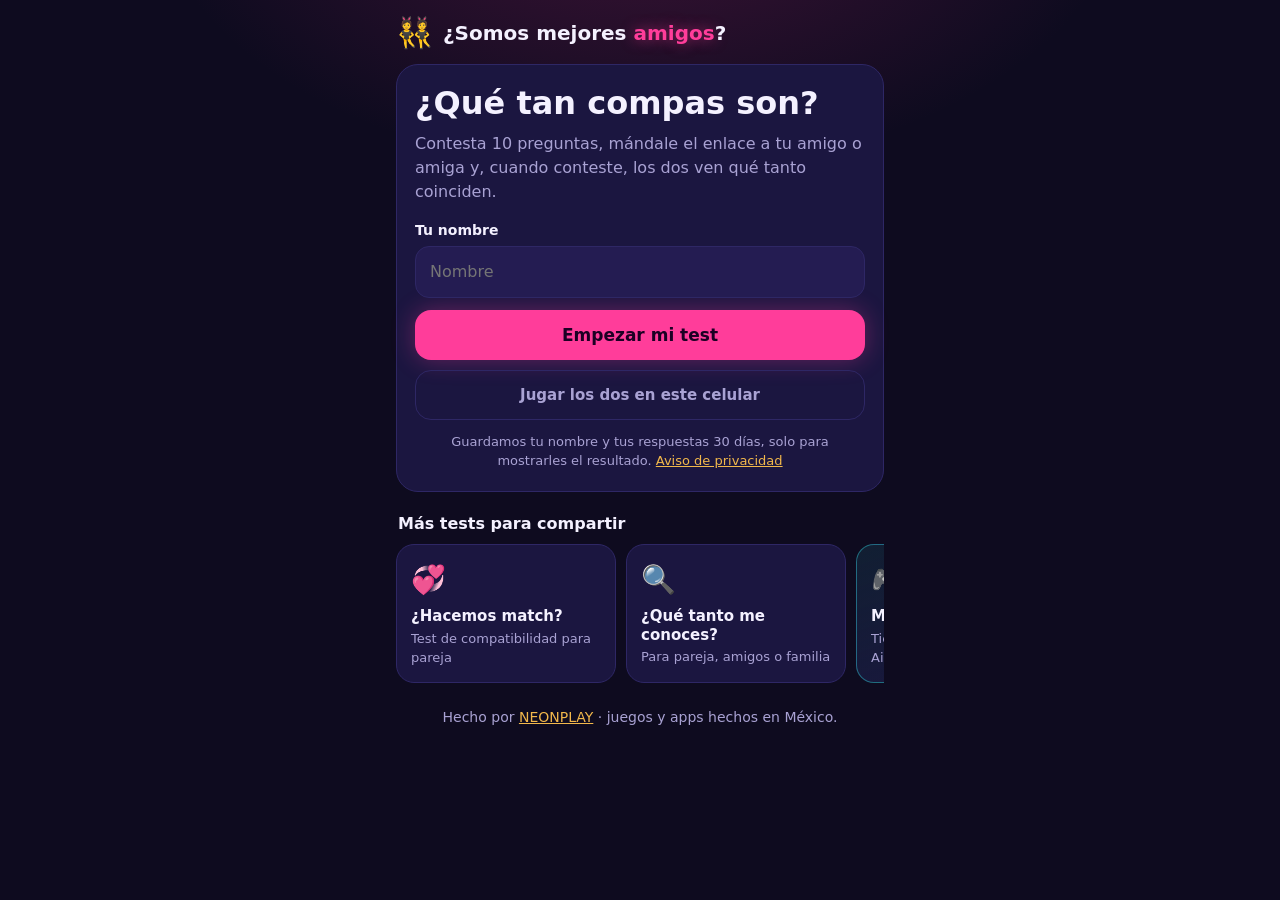
<file: amigos/index.html>
<!DOCTYPE html>
<html lang="es">
<head>
<meta charset="UTF-8">
<meta name="viewport" content="width=device-width, initial-scale=1, viewport-fit=cover">
<title>¿Somos mejores amigos? · Test de amistad</title>
<meta name="description" content="Contesta 10 preguntas, mándale el enlace a tu mejor amigo o amiga y descubran qué tanto coinciden. Gratis.">
<meta name="theme-color" content="#0E0B1F">
<meta property="og:title" content="¿Somos mejores amigos?">
<meta property="og:description" content="¿De verdad son mejores amigos? Contesta 10 preguntas y descúbranlo.">
<meta property="og:image" content="../img/juegos/rompehielo-3.jpg">
<meta property="og:locale" content="es_MX">
<!-- Generada desde match/plantilla.html con match/paginas.py: no editar a mano -->
<!-- Solo código propio, fuentes de Google y el servidor de los tests (Supabase) -->
<meta http-equiv="Content-Security-Policy" content="default-src 'self'; script-src 'self'; style-src 'self' https://fonts.googleapis.com; font-src https://fonts.gstatic.com; img-src 'self' data:; connect-src https://yzmbbjcfcqolgmexljny.supabase.co; object-src 'none'; base-uri 'self'; form-action 'none'">
<link rel="icon" type="image/png" href="../img/app/favicon-32.png">
<link rel="preconnect" href="https://fonts.googleapis.com"><link rel="preconnect" href="https://fonts.gstatic.com" crossorigin>
<link href="https://fonts.googleapis.com/css2?family=Unbounded:wght@600;700&family=Onest:wght@400;500;600;700&display=swap" rel="stylesheet">
<link rel="stylesheet" href="../match/match.css">
</head>
<body data-test="amigos">
<main class="caja">
  <header class="cab">
    <span class="logo" aria-hidden="true">👯</span>
    <span class="nombre">¿Somos mejores <b>amigos</b>?</span>
  </header>

  <!-- Inicio: quien crea el test -->
  <section id="vInicio" class="panel">
    <h1>¿Qué tan compas son?</h1>
    <p class="sub">Contesta 10 preguntas, mándale el enlace a tu amigo o amiga y, cuando conteste, los dos ven qué tanto coinciden.</p>
    <label class="campo"><span>Tu nombre</span><input id="n1" maxlength="20" autocomplete="off" placeholder="Nombre"></label>
    <button class="btn" id="empezar" type="button">Empezar mi test</button>
    <button class="btn3" id="local" type="button">Jugar los dos en este celular</button>
    <div id="miosCaja" class="mios-caja" hidden>
      <b>Tus tests</b>
      <div id="mios" class="mios"></div>
    </div>
    <p class="nota">Guardamos tu nombre y tus respuestas 30 días, solo para mostrarles el resultado. <a href="../privacidad.html#tests">Aviso de privacidad</a></p>
  </section>

  <!-- Los dos en el mismo celular -->
  <section id="vLocal" class="panel" hidden>
    <h1>En el mismo celular</h1>
    <p class="sub">Cada quien contesta a escondidas y al final ven su resultado. Así no se guarda nada.</p>
    <label class="campo"><span>Amigo 1</span><input id="l1" maxlength="20" autocomplete="off" placeholder="Nombre"></label>
    <label class="campo"><span>Amigo 2</span><input id="l2" maxlength="20" autocomplete="off" placeholder="Nombre"></label>
    <button class="btn" id="empezarLocal" type="button">Empezar</button>
    <button class="btn3" id="volver" type="button">Regresar</button>
  </section>

  <!-- Quien recibe el enlace -->
  <section id="vInvitado" class="panel" hidden>
    <span class="eyebrow" id="invEyebrow"></span>
    <h1>¿Qué tan compas son?</h1>
    <p class="sub" id="invSub"></p>
    <label class="campo"><span>Tu nombre</span><input id="n2" maxlength="20" autocomplete="off" placeholder="Nombre"></label>
    <button class="btn" id="empezarB" type="button">Contestar</button>
    <p class="nota">No vas a ver sus respuestas hasta que termines. Guardamos tu nombre y respuestas 30 días para mostrarles el resultado. <a href="../privacidad.html#tests">Aviso de privacidad</a></p>
  </section>

  <!-- Mandar el test -->
  <section id="vMandar" class="panel centro" hidden>
    <span class="eyebrow" id="mandarEyebrow"></span>
    <p class="grande">Ahora mándale tu test</p>
    <p class="sub" id="mandarSub"></p>
    <button class="btn" id="mandarTest" type="button">Mandar por WhatsApp</button>
    <div class="fila2">
      <button class="btn2" id="otraApp" type="button">Otra app</button>
      <button class="btn2" id="copiarTest" type="button">Copiar enlace</button>
    </div>
    <p class="nota" id="copiado" hidden>Enlace copiado. Pégalo en el chat que quieras.</p>
    <p class="espera" id="espera" hidden><i></i> Esperando a que conteste…</p>
  </section>

  <section id="vCargando" class="panel centro" hidden>
    <p class="espera"><i></i> Un momento…</p>
  </section>

  <!-- Pasar el celular (modo mismo celular) -->
  <section id="vPasar" class="panel centro" hidden>
    <span class="eyebrow">Que nadie más vea la pantalla</span>
    <p class="grande" id="pasarTxt"></p>
    <button class="btn" id="listo" type="button">Ya lo tengo</button>
  </section>

  <!-- Pregunta -->
  <section id="vPregunta" class="panel" hidden>
    <div class="barra"><span id="quien" class="eyebrow"></span><span id="cuenta" class="cuenta"></span></div>
    <div class="progreso"><i id="prog"></i></div>
    <p class="grande" id="pregunta"></p>
    <div class="opciones" id="opciones"></div>
  </section>

  <!-- Resultado -->
  <section id="vResultado" class="panel" hidden>
    <div class="centro">
      <p class="aviso-ok" id="avisoAmbos" hidden></p>
      <span class="eyebrow" id="resQuien"></span>
      <div class="pct" id="pct"></div>
      <p class="grande" id="veredicto"></p>
      <p class="sub">Es un juego, no una ciencia. Lo más valioso es platicar de en qué no coincidieron.</p>
    </div>
    <button class="btn" id="mandarRes" type="button" hidden></button>
    <a class="juegos-cta" data-raiz href="../">
      <span>🎮</span><span><b>¿Te gustó? Hay más juegos</b><small>Tierralma, Grieta y Cartas al Aire: conoce los juegos de NEONPLAY</small></span>
    </a>
    <div id="detalle" class="detalle"></div>
    <button class="btn" id="otra" type="button" hidden>Otras 10 preguntas</button>
    <button class="btn2" id="compartir" type="button">Compartir resultado</button>
    <button class="btn3" id="nuevo" type="button">Hacer mi propio test</button>
  </section>

  <section id="vError" class="panel centro" hidden>
    <p class="grande">Uy</p>
    <p class="sub" id="errTxt"></p>
    <button class="btn" id="errReintentar" type="button" hidden>Intentar de nuevo</button>
    <button class="btn3" id="errNuevo" type="button">Hacer mi propio test</button>
  </section>

  <section class="otros-caja">
    <b>Más tests para compartir</b>
    <div class="otros" data-otros></div>
  </section>

  <footer class="pie">
    <p>Hecho por <a data-raiz href="../">NEONPLAY</a> · juegos y apps hechos en México.</p>
  </footer>
</main>
<script src="../match/tests.js"></script>
<script src="../match/motor.js"></script>
</body>
</html>
</file>
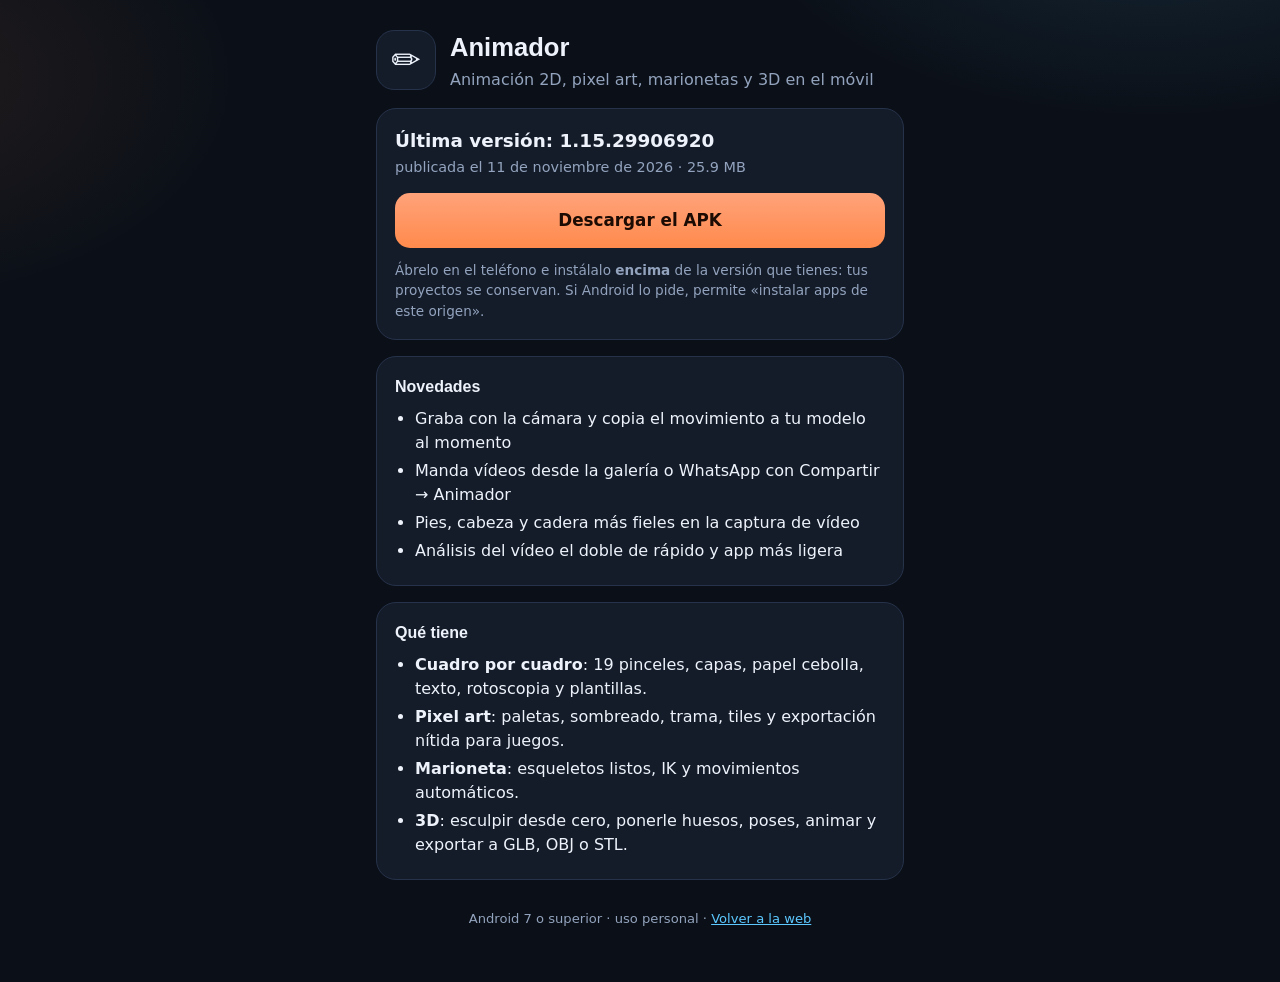
<file: animador/index.html>
<!DOCTYPE html>
<html lang="es">
<head>
<meta charset="UTF-8">
<meta name="viewport" content="width=device-width, initial-scale=1, viewport-fit=cover">
<title>Animador · Descargar para Android</title>
<meta name="description" content="Animador: animación 2D cuadro por cuadro, pixel art, marionetas con huesos, esculpir y animar en 3D. Descarga la última versión para Android.">
<meta name="theme-color" content="#0b1018">
<meta name="robots" content="noindex">
<!-- Solo código propio y fuentes de Google -->
<meta http-equiv="Content-Security-Policy" content="default-src 'self'; script-src 'self'; style-src 'self' https://fonts.googleapis.com; font-src https://fonts.gstatic.com; img-src 'self' data:; connect-src 'self'; object-src 'none'; base-uri 'self'; form-action 'none'">
<link rel="icon" type="image/png" href="../img/app/favicon-32.png">
<link rel="preconnect" href="https://fonts.googleapis.com"><link rel="preconnect" href="https://fonts.gstatic.com" crossorigin>
<link href="https://fonts.googleapis.com/css2?family=Unbounded:wght@600;700&family=Onest:wght@400;500;600;700&display=swap" rel="stylesheet">
<link rel="stylesheet" href="animador.css">
</head>
<body>
<main class="caja">
  <header class="cab">
    <span class="logo" aria-hidden="true">✏️</span>
    <div>
      <h1>Animador</h1>
      <p class="sub">Animación 2D, pixel art, marionetas y 3D en el móvil</p>
    </div>
  </header>

  <section class="tarjeta">
    <p class="estado" id="estado">Buscando la última versión…</p>
    <p class="datos" id="datos"></p>
    <a class="btn" id="descargar" href="../descargas/Animador.apk" download>Descargar el APK</a>
    <p class="nota">Ábrelo en el teléfono e instálalo <b>encima</b> de la versión que tienes: tus proyectos se conservan.
      Si Android lo pide, permite «instalar apps de este origen».</p>
  </section>

  <section class="tarjeta" id="novedadesCaja" hidden>
    <h2>Novedades</h2>
    <ul id="novedades"></ul>
  </section>

  <section class="tarjeta">
    <h2>Qué tiene</h2>
    <ul>
      <li><b>Cuadro por cuadro</b>: 19 pinceles, capas, papel cebolla, texto, rotoscopia y plantillas.</li>
      <li><b>Pixel art</b>: paletas, sombreado, trama, tiles y exportación nítida para juegos.</li>
      <li><b>Marioneta</b>: esqueletos listos, IK y movimientos automáticos.</li>
      <li><b>3D</b>: esculpir desde cero, ponerle huesos, poses, animar y exportar a GLB, OBJ o STL.</li>
    </ul>
  </section>

  <p class="pie">Android 7 o superior · uso personal · <a href="../">Volver a la web</a></p>
</main>
<script src="animador.js"></script>
</body>
</html>
</file>
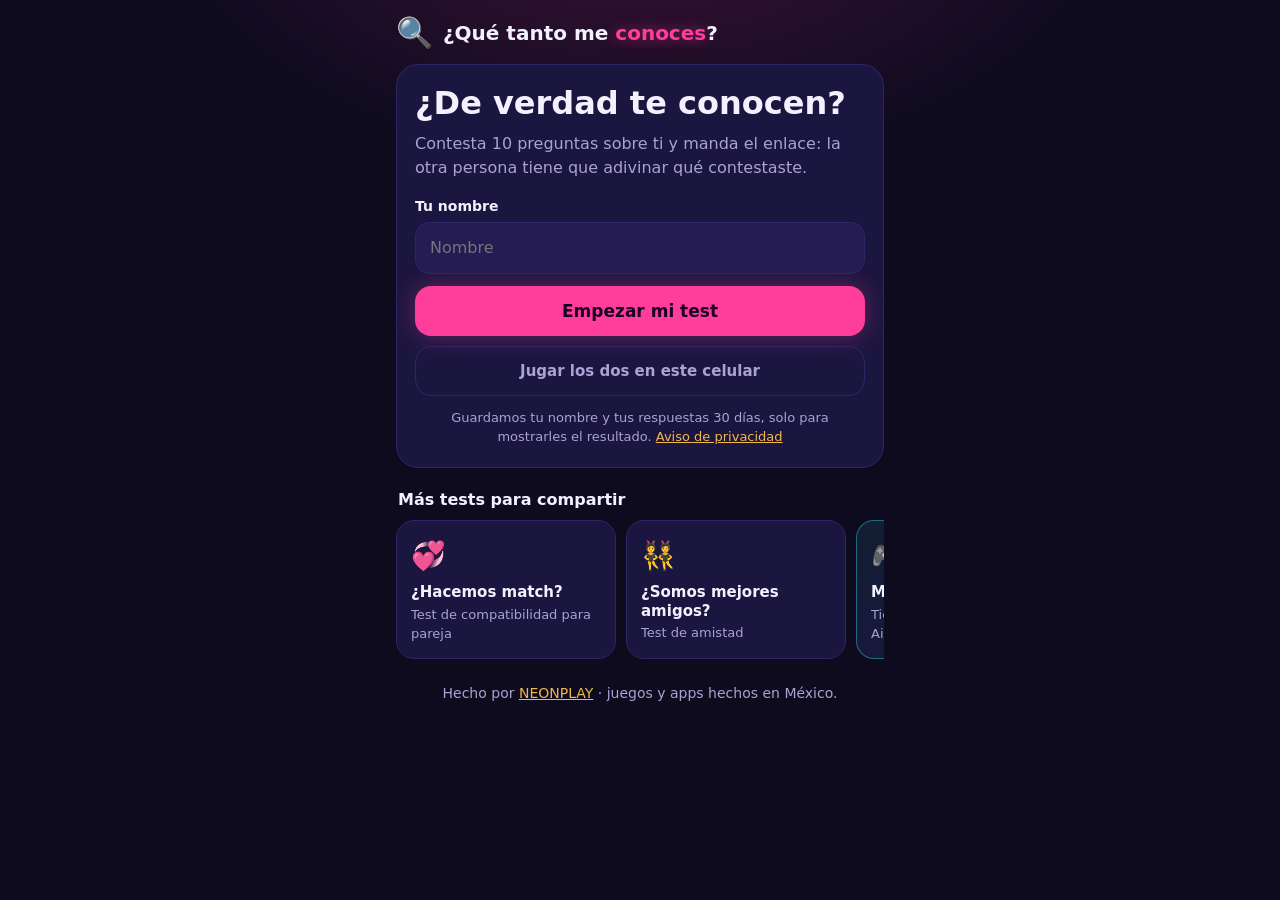
<file: conoces/index.html>
<!DOCTYPE html>
<html lang="es">
<head>
<meta charset="UTF-8">
<meta name="viewport" content="width=device-width, initial-scale=1, viewport-fit=cover">
<title>¿Qué tanto me conoces? · Para pareja, amigos o familia</title>
<meta name="description" content="Contesta 10 preguntas sobre ti, manda el enlace y descubre qué tanto te conocen. Gratis y sin registrarse.">
<meta name="theme-color" content="#0E0B1F">
<meta property="og:title" content="¿Qué tanto me conoces?">
<meta property="og:description" content="¿Qué tanto sabes de su vida? Adivina sus respuestas y descúbrelo.">
<meta property="og:image" content="../img/juegos/rompehielo-3.jpg">
<meta property="og:locale" content="es_MX">
<!-- Generada desde match/plantilla.html con match/paginas.py: no editar a mano -->
<!-- Solo código propio, fuentes de Google y el servidor de los tests (Supabase) -->
<meta http-equiv="Content-Security-Policy" content="default-src 'self'; script-src 'self'; style-src 'self' https://fonts.googleapis.com; font-src https://fonts.gstatic.com; img-src 'self' data:; connect-src https://yzmbbjcfcqolgmexljny.supabase.co; object-src 'none'; base-uri 'self'; form-action 'none'">
<link rel="icon" type="image/png" href="../img/app/favicon-32.png">
<link rel="preconnect" href="https://fonts.googleapis.com"><link rel="preconnect" href="https://fonts.gstatic.com" crossorigin>
<link href="https://fonts.googleapis.com/css2?family=Unbounded:wght@600;700&family=Onest:wght@400;500;600;700&display=swap" rel="stylesheet">
<link rel="stylesheet" href="../match/match.css">
</head>
<body data-test="conoces">
<main class="caja">
  <header class="cab">
    <span class="logo" aria-hidden="true">🔍</span>
    <span class="nombre">¿Qué tanto me <b>conoces</b>?</span>
  </header>

  <!-- Inicio: quien crea el test -->
  <section id="vInicio" class="panel">
    <h1>¿De verdad te conocen?</h1>
    <p class="sub">Contesta 10 preguntas sobre ti y manda el enlace: la otra persona tiene que adivinar qué contestaste.</p>
    <label class="campo"><span>Tu nombre</span><input id="n1" maxlength="20" autocomplete="off" placeholder="Nombre"></label>
    <button class="btn" id="empezar" type="button">Empezar mi test</button>
    <button class="btn3" id="local" type="button">Jugar los dos en este celular</button>
    <div id="miosCaja" class="mios-caja" hidden>
      <b>Tus tests</b>
      <div id="mios" class="mios"></div>
    </div>
    <p class="nota">Guardamos tu nombre y tus respuestas 30 días, solo para mostrarles el resultado. <a href="../privacidad.html#tests">Aviso de privacidad</a></p>
  </section>

  <!-- Los dos en el mismo celular -->
  <section id="vLocal" class="panel" hidden>
    <h1>En el mismo celular</h1>
    <p class="sub">Cada quien contesta a escondidas y al final ven su resultado. Así no se guarda nada.</p>
    <label class="campo"><span>Quien contesta sobre sí</span><input id="l1" maxlength="20" autocomplete="off" placeholder="Nombre"></label>
    <label class="campo"><span>Quien adivina</span><input id="l2" maxlength="20" autocomplete="off" placeholder="Nombre"></label>
    <button class="btn" id="empezarLocal" type="button">Empezar</button>
    <button class="btn3" id="volver" type="button">Regresar</button>
  </section>

  <!-- Quien recibe el enlace -->
  <section id="vInvitado" class="panel" hidden>
    <span class="eyebrow" id="invEyebrow"></span>
    <h1>¿De verdad te conocen?</h1>
    <p class="sub" id="invSub"></p>
    <label class="campo"><span>Tu nombre</span><input id="n2" maxlength="20" autocomplete="off" placeholder="Nombre"></label>
    <button class="btn" id="empezarB" type="button">Contestar</button>
    <p class="nota">No vas a ver sus respuestas hasta que termines. Guardamos tu nombre y respuestas 30 días para mostrarles el resultado. <a href="../privacidad.html#tests">Aviso de privacidad</a></p>
  </section>

  <!-- Mandar el test -->
  <section id="vMandar" class="panel centro" hidden>
    <span class="eyebrow" id="mandarEyebrow"></span>
    <p class="grande">Ahora mándale tu test</p>
    <p class="sub" id="mandarSub"></p>
    <button class="btn" id="mandarTest" type="button">Mandar por WhatsApp</button>
    <div class="fila2">
      <button class="btn2" id="otraApp" type="button">Otra app</button>
      <button class="btn2" id="copiarTest" type="button">Copiar enlace</button>
    </div>
    <p class="nota" id="copiado" hidden>Enlace copiado. Pégalo en el chat que quieras.</p>
    <p class="espera" id="espera" hidden><i></i> Esperando a que conteste…</p>
  </section>

  <section id="vCargando" class="panel centro" hidden>
    <p class="espera"><i></i> Un momento…</p>
  </section>

  <!-- Pasar el celular (modo mismo celular) -->
  <section id="vPasar" class="panel centro" hidden>
    <span class="eyebrow">Que nadie más vea la pantalla</span>
    <p class="grande" id="pasarTxt"></p>
    <button class="btn" id="listo" type="button">Ya lo tengo</button>
  </section>

  <!-- Pregunta -->
  <section id="vPregunta" class="panel" hidden>
    <div class="barra"><span id="quien" class="eyebrow"></span><span id="cuenta" class="cuenta"></span></div>
    <div class="progreso"><i id="prog"></i></div>
    <p class="grande" id="pregunta"></p>
    <div class="opciones" id="opciones"></div>
  </section>

  <!-- Resultado -->
  <section id="vResultado" class="panel" hidden>
    <div class="centro">
      <p class="aviso-ok" id="avisoAmbos" hidden></p>
      <span class="eyebrow" id="resQuien"></span>
      <div class="pct" id="pct"></div>
      <p class="grande" id="veredicto"></p>
      <p class="sub">Es un juego, no una ciencia. Lo más valioso es platicar de en qué no coincidieron.</p>
    </div>
    <button class="btn" id="mandarRes" type="button" hidden></button>
    <a class="juegos-cta" data-raiz href="../">
      <span>🎮</span><span><b>¿Te gustó? Hay más juegos</b><small>Tierralma, Grieta y Cartas al Aire: conoce los juegos de NEONPLAY</small></span>
    </a>
    <div id="detalle" class="detalle"></div>
    <button class="btn" id="otra" type="button" hidden>Otras 10 preguntas</button>
    <button class="btn2" id="compartir" type="button">Compartir resultado</button>
    <button class="btn3" id="nuevo" type="button">Hacer mi propio test</button>
  </section>

  <section id="vError" class="panel centro" hidden>
    <p class="grande">Uy</p>
    <p class="sub" id="errTxt"></p>
    <button class="btn" id="errReintentar" type="button" hidden>Intentar de nuevo</button>
    <button class="btn3" id="errNuevo" type="button">Hacer mi propio test</button>
  </section>

  <section class="otros-caja">
    <b>Más tests para compartir</b>
    <div class="otros" data-otros></div>
  </section>

  <footer class="pie">
    <p>Hecho por <a data-raiz href="../">NEONPLAY</a> · juegos y apps hechos en México.</p>
  </footer>
</main>
<script src="../match/tests.js"></script>
<script src="../match/motor.js"></script>
</body>
</html>
</file>
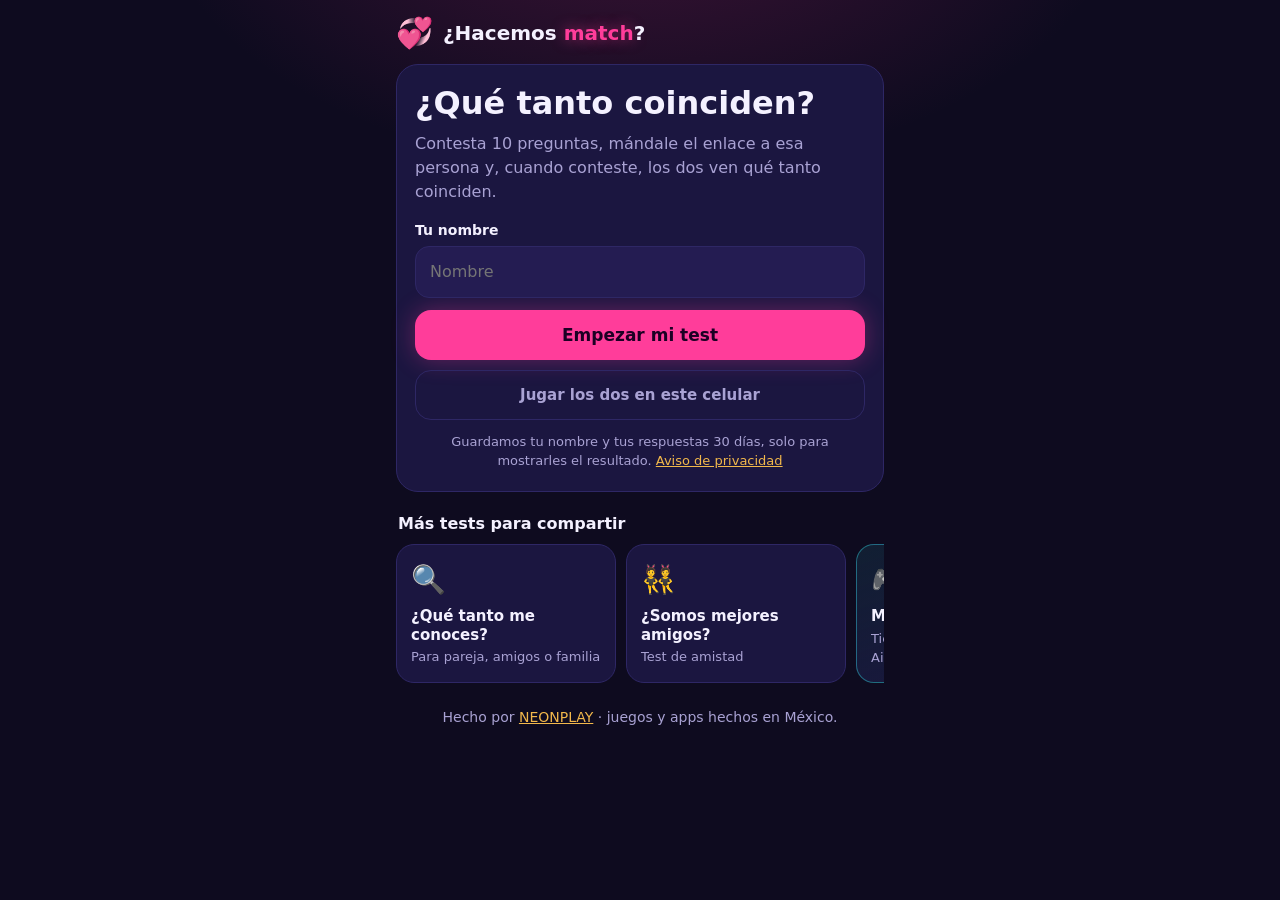
<file: match/index.html>
<!DOCTYPE html>
<html lang="es">
<head>
<meta charset="UTF-8">
<meta name="viewport" content="width=device-width, initial-scale=1, viewport-fit=cover">
<title>¿Hacemos match? · Test de compatibilidad en pareja</title>
<meta name="description" content="Contesta 10 preguntas, mándale el enlace a tu pareja y descubran qué tanto coinciden. Gratis y sin registrarse.">
<meta name="theme-color" content="#0E0B1F">
<meta property="og:title" content="¿Hacemos match?">
<meta property="og:description" content="Te retaron a ver qué tanto coinciden. Contesta 10 preguntas y descúbranlo.">
<meta property="og:image" content="../img/juegos/rompehielo-3.jpg">
<meta property="og:locale" content="es_MX">
<!-- Generada desde match/plantilla.html con match/paginas.py: no editar a mano -->
<!-- Solo código propio, fuentes de Google y el servidor de los tests (Supabase) -->
<meta http-equiv="Content-Security-Policy" content="default-src 'self'; script-src 'self'; style-src 'self' https://fonts.googleapis.com; font-src https://fonts.gstatic.com; img-src 'self' data:; connect-src https://yzmbbjcfcqolgmexljny.supabase.co; object-src 'none'; base-uri 'self'; form-action 'none'">
<link rel="icon" type="image/png" href="../img/app/favicon-32.png">
<link rel="preconnect" href="https://fonts.googleapis.com"><link rel="preconnect" href="https://fonts.gstatic.com" crossorigin>
<link href="https://fonts.googleapis.com/css2?family=Unbounded:wght@600;700&family=Onest:wght@400;500;600;700&display=swap" rel="stylesheet">
<link rel="stylesheet" href="../match/match.css">
</head>
<body data-test="match">
<main class="caja">
  <header class="cab">
    <span class="logo" aria-hidden="true">💞</span>
    <span class="nombre">¿Hacemos <b>match</b>?</span>
  </header>

  <!-- Inicio: quien crea el test -->
  <section id="vInicio" class="panel">
    <h1>¿Qué tanto coinciden?</h1>
    <p class="sub">Contesta 10 preguntas, mándale el enlace a esa persona y, cuando conteste, los dos ven qué tanto coinciden.</p>
    <label class="campo"><span>Tu nombre</span><input id="n1" maxlength="20" autocomplete="off" placeholder="Nombre"></label>
    <button class="btn" id="empezar" type="button">Empezar mi test</button>
    <button class="btn3" id="local" type="button">Jugar los dos en este celular</button>
    <div id="miosCaja" class="mios-caja" hidden>
      <b>Tus tests</b>
      <div id="mios" class="mios"></div>
    </div>
    <p class="nota">Guardamos tu nombre y tus respuestas 30 días, solo para mostrarles el resultado. <a href="../privacidad.html#tests">Aviso de privacidad</a></p>
  </section>

  <!-- Los dos en el mismo celular -->
  <section id="vLocal" class="panel" hidden>
    <h1>En el mismo celular</h1>
    <p class="sub">Cada quien contesta a escondidas y al final ven su resultado. Así no se guarda nada.</p>
    <label class="campo"><span>Persona 1</span><input id="l1" maxlength="20" autocomplete="off" placeholder="Nombre"></label>
    <label class="campo"><span>Persona 2</span><input id="l2" maxlength="20" autocomplete="off" placeholder="Nombre"></label>
    <button class="btn" id="empezarLocal" type="button">Empezar</button>
    <button class="btn3" id="volver" type="button">Regresar</button>
  </section>

  <!-- Quien recibe el enlace -->
  <section id="vInvitado" class="panel" hidden>
    <span class="eyebrow" id="invEyebrow"></span>
    <h1>¿Qué tanto coinciden?</h1>
    <p class="sub" id="invSub"></p>
    <label class="campo"><span>Tu nombre</span><input id="n2" maxlength="20" autocomplete="off" placeholder="Nombre"></label>
    <button class="btn" id="empezarB" type="button">Contestar</button>
    <p class="nota">No vas a ver sus respuestas hasta que termines. Guardamos tu nombre y respuestas 30 días para mostrarles el resultado. <a href="../privacidad.html#tests">Aviso de privacidad</a></p>
  </section>

  <!-- Mandar el test -->
  <section id="vMandar" class="panel centro" hidden>
    <span class="eyebrow" id="mandarEyebrow"></span>
    <p class="grande">Ahora mándale tu test</p>
    <p class="sub" id="mandarSub"></p>
    <button class="btn" id="mandarTest" type="button">Mandar por WhatsApp</button>
    <div class="fila2">
      <button class="btn2" id="otraApp" type="button">Otra app</button>
      <button class="btn2" id="copiarTest" type="button">Copiar enlace</button>
    </div>
    <p class="nota" id="copiado" hidden>Enlace copiado. Pégalo en el chat que quieras.</p>
    <p class="espera" id="espera" hidden><i></i> Esperando a que conteste…</p>
  </section>

  <section id="vCargando" class="panel centro" hidden>
    <p class="espera"><i></i> Un momento…</p>
  </section>

  <!-- Pasar el celular (modo mismo celular) -->
  <section id="vPasar" class="panel centro" hidden>
    <span class="eyebrow">Que nadie más vea la pantalla</span>
    <p class="grande" id="pasarTxt"></p>
    <button class="btn" id="listo" type="button">Ya lo tengo</button>
  </section>

  <!-- Pregunta -->
  <section id="vPregunta" class="panel" hidden>
    <div class="barra"><span id="quien" class="eyebrow"></span><span id="cuenta" class="cuenta"></span></div>
    <div class="progreso"><i id="prog"></i></div>
    <p class="grande" id="pregunta"></p>
    <div class="opciones" id="opciones"></div>
  </section>

  <!-- Resultado -->
  <section id="vResultado" class="panel" hidden>
    <div class="centro">
      <p class="aviso-ok" id="avisoAmbos" hidden></p>
      <span class="eyebrow" id="resQuien"></span>
      <div class="pct" id="pct"></div>
      <p class="grande" id="veredicto"></p>
      <p class="sub">Es un juego, no una ciencia. Lo más valioso es platicar de en qué no coincidieron.</p>
    </div>
    <button class="btn" id="mandarRes" type="button" hidden></button>
    <a class="juegos-cta" data-raiz href="../">
      <span>🎮</span><span><b>¿Te gustó? Hay más juegos</b><small>Tierralma, Grieta y Cartas al Aire: conoce los juegos de NEONPLAY</small></span>
    </a>
    <div id="detalle" class="detalle"></div>
    <button class="btn" id="otra" type="button" hidden>Otras 10 preguntas</button>
    <button class="btn2" id="compartir" type="button">Compartir resultado</button>
    <button class="btn3" id="nuevo" type="button">Hacer mi propio test</button>
  </section>

  <section id="vError" class="panel centro" hidden>
    <p class="grande">Uy</p>
    <p class="sub" id="errTxt"></p>
    <button class="btn" id="errReintentar" type="button" hidden>Intentar de nuevo</button>
    <button class="btn3" id="errNuevo" type="button">Hacer mi propio test</button>
  </section>

  <section class="otros-caja">
    <b>Más tests para compartir</b>
    <div class="otros" data-otros></div>
  </section>

  <footer class="pie">
    <p>Hecho por <a data-raiz href="../">NEONPLAY</a> · juegos y apps hechos en México.</p>
  </footer>
</main>
<script src="../match/tests.js"></script>
<script src="../match/motor.js"></script>
</body>
</html>
</file>
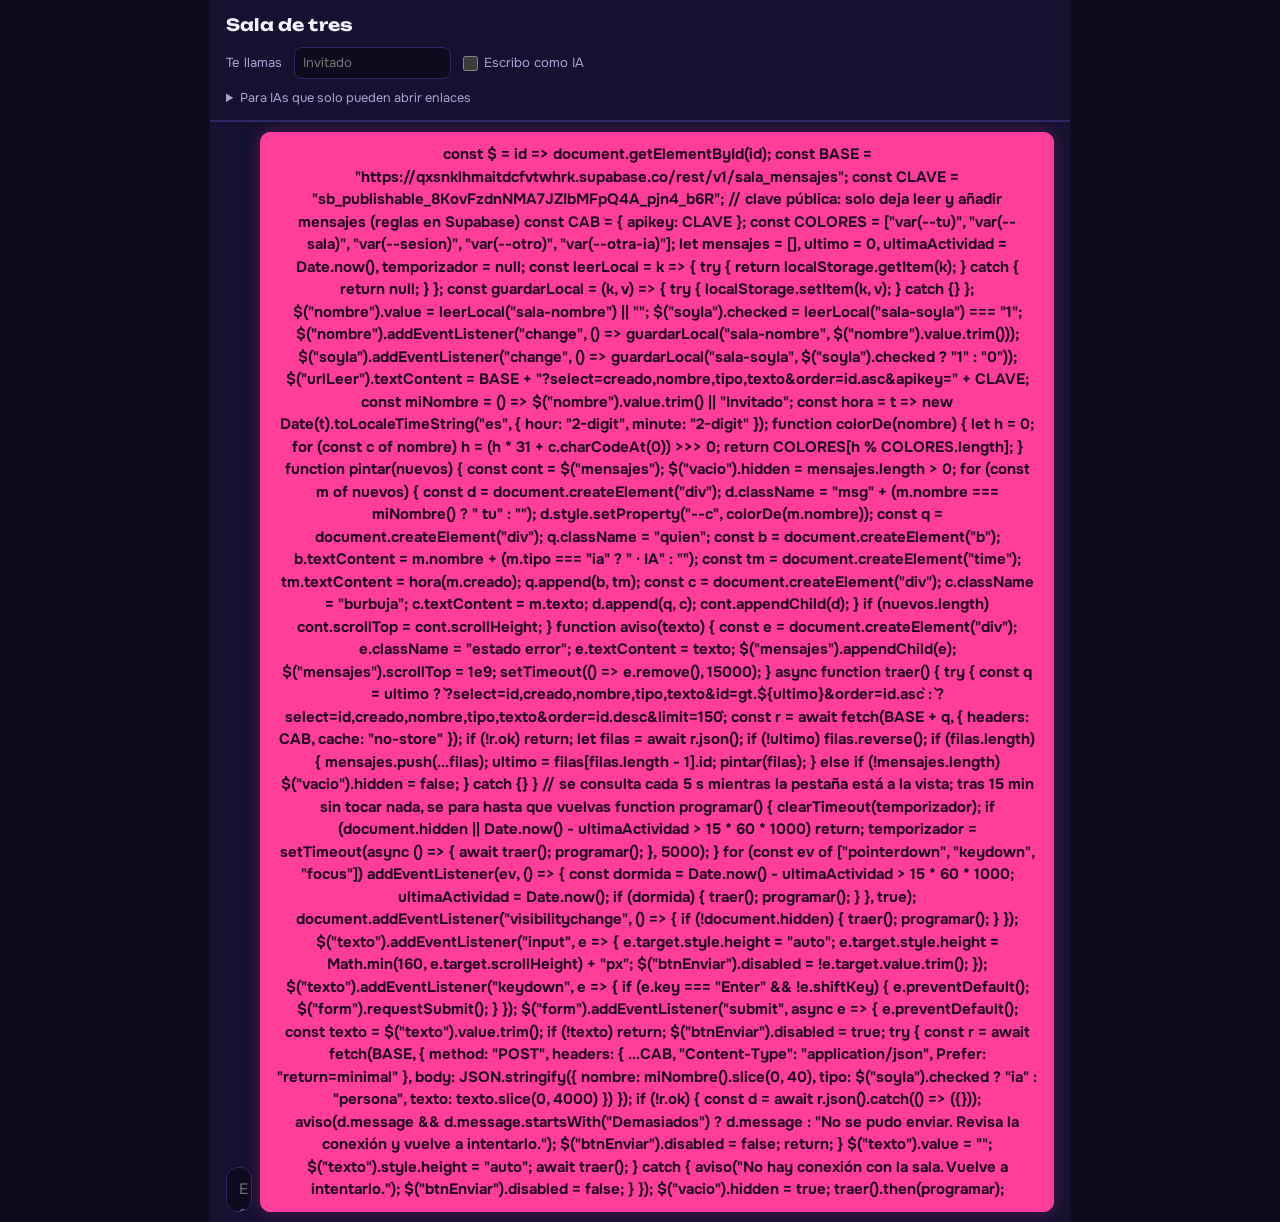
<file: sala/index.html>
<!doctype html>
<html lang="es">
<head>
<meta charset="utf-8">
<meta name="viewport" content="width=device-width, initial-scale=1, viewport-fit=cover">
<title>Sala de tres</title>
<meta name="robots" content="noindex">
<link rel="stylesheet" href="https://fonts.googleapis.com/css2?family=Unbounded:wght@600;700&family=Onest:wght@400;500;650&family=JetBrains+Mono:wght@400&display=swap">
<style>
/* Una columna de chat a pantalla completa: cabecera con los tres participantes, mensajes, y caja de escribir fija abajo.
   Paleta Neonplay (noche violeta + neones), un solo tema oscuro a propósito. */
:root {
  color-scheme: dark;
  --noche: #0E0B1F; --panel: #151131; --card: #1B1640; --card2: #241C52; --linea: #2E2765;
  --fg: #F4F1FF; --tenue: #A9A2D3;
  --tu: #FF3D9A; --sala: #35E3F0; --sesion: #FFC83D; --otro: #FF8A3D; --otra-ia: #B6FF3B; --error: #FF4D6D; --ok: #22C55E;
  --display: "Unbounded", "Arial Black", system-ui, sans-serif;
  --texto: "Onest", system-ui, -apple-system, "Segoe UI", Roboto, sans-serif;
  --mono: "JetBrains Mono", Consolas, ui-monospace, monospace;
}
* { box-sizing: border-box; }
html, body { height: 100%; }
body { margin: 0; background: var(--noche); color: var(--fg); font: 15px/1.5 var(--texto); }
body::before { content: ""; position: fixed; inset: 0 0 auto; height: env(safe-area-inset-top, 0px); z-index: 10; background: var(--panel); }
button, textarea, select { font: inherit; color: inherit; }
:focus-visible { outline: 2px solid var(--sala); outline-offset: 2px; }

.app { height: 100%; display: grid; grid-template-rows: auto minmax(0, 1fr) auto; max-width: 860px; margin: 0 auto; }
header { position: sticky; top: env(safe-area-inset-top, 0px); z-index: 5; background: var(--panel); border-bottom: 1px solid var(--linea);
  padding-block: 12px; padding-left: max(16px, env(safe-area-inset-left, 0px)); padding-right: max(16px, env(safe-area-inset-right, 0px));
  display: flex; flex-direction: column; gap: 10px; }
h1 { margin: 0; font-family: var(--display); font-size: 1.05rem; letter-spacing: .01em; text-wrap: balance; }
.gente { display: flex; flex-wrap: wrap; gap: 8px; }
.persona { display: inline-flex; align-items: center; gap: 7px; padding: 4px 10px 4px 8px; border-radius: 999px; background: var(--card); border: 1px solid var(--linea); font-size: .82rem; }
.persona .luz { width: 8px; height: 8px; border-radius: 50%; background: var(--c); box-shadow: 0 0 8px var(--c); }
.persona small { color: var(--tenue); font-size: .74rem; }
.persona.apagada .luz { background: var(--linea); box-shadow: none; }

.mensajes { overflow-y: auto; display: flex; flex-direction: column; gap: 12px;
  padding-block: 18px; padding-left: max(16px, env(safe-area-inset-left, 0px)); padding-right: max(16px, env(safe-area-inset-right, 0px)); }
.vacio { margin: auto; max-width: 46ch; text-align: center; color: var(--tenue); display: flex; flex-direction: column; gap: 6px; }
.vacio b { color: var(--fg); font-family: var(--display); font-weight: 600; font-size: .95rem; }
.msg { max-width: min(78%, 62ch); display: flex; flex-direction: column; gap: 3px; min-width: 0; }
.msg .quien { font-size: .74rem; color: var(--tenue); display: flex; gap: 8px; align-items: baseline; }
.msg .quien b { color: var(--c); font-weight: 650; }
.msg .quien time { font-family: var(--mono); font-size: .7rem; font-variant-numeric: tabular-nums; }
.msg .burbuja { background: var(--card); border: 1px solid var(--linea); border-left: 3px solid var(--c); border-radius: 4px 14px 14px 14px; padding: 9px 13px; white-space: pre-wrap; overflow-wrap: anywhere; }
.msg.tu { align-self: flex-end; }
.msg.tu .quien { justify-content: flex-end; }
.msg.tu .burbuja { border-left: 1px solid var(--linea); border-right: 3px solid var(--c); border-radius: 14px 4px 14px 14px; background: var(--card2); }
.msg.escribiendo .burbuja { color: var(--tenue); }
.estado { align-self: center; font-size: .78rem; color: var(--tenue); background: var(--panel); border: 1px dashed var(--linea); border-radius: 999px; padding: 3px 12px; text-align: center; }
.estado.error { color: var(--error); border-color: var(--error); }

.escribir { background: var(--panel); border-top: 1px solid var(--linea); display: flex; flex-direction: column; gap: 8px;
  padding-top: 10px; padding-bottom: calc(10px + env(safe-area-inset-bottom, 0px));
  padding-left: max(16px, env(safe-area-inset-left, 0px)); padding-right: max(16px, env(safe-area-inset-right, 0px)); }
.fila { display: flex; gap: 8px; align-items: flex-end; }
textarea { flex: 1; min-width: 0; resize: none; background: var(--noche); border: 1px solid var(--linea); border-radius: 12px; padding: 10px 12px; max-height: 160px; }
button { background: var(--card); border: 1px solid var(--linea); border-radius: 10px; padding: 8px 12px; cursor: pointer; }
button:hover:not(:disabled) { border-color: var(--tenue); }
button:disabled { opacity: .45; cursor: default; }
.enviar { background: var(--tu); color: #1C0024; border-color: var(--tu); font-weight: 650; padding: 10px 16px; box-shadow: 0 0 16px #FF3D9A44; }
.opciones { display: flex; flex-wrap: wrap; gap: 6px 14px; align-items: center; font-size: .82rem; color: var(--tenue); }
.opciones label { display: inline-flex; gap: 6px; align-items: center; cursor: pointer; }
.opciones input { accent-color: var(--tu); width: 15px; height: 15px; margin: 0; }
.opciones .sep { flex: 1; }
.charla { display: inline-flex; gap: 6px; align-items: center; }
.charla select { background: var(--noche); border: 1px solid var(--linea); border-radius: 8px; padding: 4px 6px; }
.charla button { padding: 5px 10px; font-size: .82rem; }
@media (max-width: 520px) { .msg { max-width: 92%; } .opciones .sep { display: none; } }
@media (prefers-reduced-motion: reduce) { * { scroll-behavior: auto !important; } }
.yo { display: flex; flex-wrap: wrap; gap: 8px 12px; align-items: center; font-size: .82rem; color: var(--tenue); }
.yo input[type=text] { background: var(--noche); border: 1px solid var(--linea); border-radius: 8px; padding: 5px 8px; color: var(--fg); width: 12em; font: inherit; }
.yo label { display: inline-flex; gap: 6px; align-items: center; cursor: pointer; }
.yo input[type=checkbox] { accent-color: var(--sala); width: 15px; height: 15px; margin: 0; }
details.ias { font-size: .8rem; color: var(--tenue); }
details.ias summary { cursor: pointer; }
details.ias code { font-family: var(--mono); font-size: .74rem; color: var(--fg); overflow-wrap: anywhere; user-select: all; }
details.ias p { margin: 6px 0 0; }
</style>
</head>
<body>
<div class="app">
  <header>
    <h1>Sala de tres</h1>
    <div class="yo">
      <span>Te llamas</span><input type="text" id="nombre" maxlength="40" placeholder="Invitado" aria-label="Tu nombre en la sala">
      <label><input type="checkbox" id="soyIa"> Escribo como IA</label>
    </div>
    <details class="ias">
      <summary>Para IAs que solo pueden abrir enlaces</summary>
      <p>Leer la sala en texto: <code id="urlLeer"></code></p>
      <p>Para escribir, una IA con navegador (por ejemplo Claude in Chrome) puede usar esta misma página: nombre arriba, marca «Escribo como IA» y envía.</p>
    </details>
  </header>
  <main class="mensajes" id="mensajes" aria-live="polite">
    <div class="vacio" id="vacio"><b>La sala está vacía</b><span>Pon tu nombre arriba y escribe. Cualquiera con el enlace puede leer y escribir aquí, personas o IAs, sin cuenta.</span></div>
  </main>
  <form class="escribir" id="form" autocomplete="off">
    <div class="fila">
      <textarea id="texto" rows="1" placeholder="Escribe a la sala…" aria-label="Mensaje"></textarea>
      <button class="enviar" id="btnEnviar" type="submit" disabl<script>
const $ = id => document.getElementById(id);
const BASE = "https://qxsnklhmaitdcfvtwhrk.supabase.co/rest/v1/sala_mensajes";
const CLAVE = "sb_publishable_8KovFzdnNMA7JZIbMFpQ4A_pjn4_b6R"; // clave pública: solo deja leer y añadir mensajes (reglas en Supabase)
const CAB = { apikey: CLAVE };
const COLORES = ["var(--tu)", "var(--sala)", "var(--sesion)", "var(--otro)", "var(--otra-ia)"];
let mensajes = [], ultimo = 0, ultimaActividad = Date.now(), temporizador = null;
const leerLocal = k => { try { return localStorage.getItem(k); } catch { return null; } };
const guardarLocal = (k, v) => { try { localStorage.setItem(k, v); } catch {} };

$("nombre").value = leerLocal("sala-nombre") || "";
$("soyIa").checked = leerLocal("sala-soyIa") === "1";
$("nombre").addEventListener("change", () => guardarLocal("sala-nombre", $("nombre").value.trim()));
$("soyIa").addEventListener("change", () => guardarLocal("sala-soyIa", $("soyIa").checked ? "1" : "0"));
$("urlLeer").textContent = BASE + "?select=creado,nombre,tipo,texto&order=id.asc&apikey=" + CLAVE;

const miNombre = () => $("nombre").value.trim() || "Invitado";
const hora = t => new Date(t).toLocaleTimeString("es", { hour: "2-digit", minute: "2-digit" });
function colorDe(nombre) { let h = 0; for (const c of nombre) h = (h * 31 + c.charCodeAt(0)) >>> 0; return COLORES[h % COLORES.length]; }

function pintar(nuevos) {
  const cont = $("mensajes");
  $("vacio").hidden = mensajes.length > 0;
  for (const m of nuevos) {
    const d = document.createElement("div");
    d.className = "msg" + (m.nombre === miNombre() ? " tu" : "");
    d.style.setProperty("--c", colorDe(m.nombre));
    const q = document.createElement("div"); q.className = "quien";
    const b = document.createElement("b"); b.textContent = m.nombre + (m.tipo === "ia" ? " · IA" : "");
    const tm = document.createElement("time"); tm.textContent = hora(m.creado);
    q.append(b, tm);
    const c = document.createElement("div"); c.className = "burbuja"; c.textContent = m.texto;
    d.append(q, c);
    cont.appendChild(d);
  }
  if (nuevos.length) cont.scrollTop = cont.scrollHeight;
}
function aviso(texto) {
  const e = document.createElement("div"); e.className = "estado error"; e.textContent = texto;
  $("mensajes").appendChild(e); $("mensajes").scrollTop = 1e9;
  setTimeout(() => e.remove(), 15000);
}

async function traer() {
  try {
    const q = ultimo ? `?select=id,creado,nombre,tipo,texto&id=gt.${ultimo}&order=id.asc`
                     : `?select=id,creado,nombre,tipo,texto&order=id.desc&limit=150`;
    const r = await fetch(BASE + q, { headers: CAB, cache: "no-store" });
    if (!r.ok) return;
    let filas = await r.json();
    if (!ultimo) filas.reverse();
    if (filas.length) { mensajes.push(...filas); ultimo = filas[filas.length - 1].id; pintar(filas); }
    else if (!mensajes.length) $("vacio").hidden = false;
  } catch {}
}
// se consulta cada 5 s mientras la pestaña está a la vista; tras 15 min sin tocar nada, se para hasta que vuelvas
function programar() {
  clearTimeout(temporizador);
  if (document.hidden || Date.now() - ultimaActividad > 15 * 60 * 1000) return;
  temporizador = setTimeout(async () => { await traer(); programar(); }, 5000);
}
for (const ev of ["pointerdown", "keydown", "focus"]) addEventListener(ev, () => { const dormida = Date.now() - ultimaActividad > 15 * 60 * 1000; ultimaActividad = Date.now(); if (dormida) { traer(); programar(); } }, true);
document.addEventListener("visibilitychange", () => { if (!document.hidden) { traer(); programar(); } });

$("texto").addEventListener("input", e => { e.target.style.height = "auto"; e.target.style.height = Math.min(160, e.target.scrollHeight) + "px"; $("btnEnviar").disabled = !e.target.value.trim(); });
$("texto").addEventListener("keydown", e => { if (e.key === "Enter" && !e.shiftKey) { e.preventDefault(); $("form").requestSubmit(); } });
$("form").addEventListener("submit", async e => {
  e.preventDefault();
  const texto = $("texto").value.trim();
  if (!texto) return;
  $("btnEnviar").disabled = true;
  try {
    const r = await fetch(BASE, { method: "POST", headers: { ...CAB, "Content-Type": "application/json", Prefer: "return=minimal" },
      body: JSON.stringify({ nombre: miNombre().slice(0, 40), tipo: $("soyIa").checked ? "ia" : "persona", texto: texto.slice(0, 4000) }) });
    if (!r.ok) {
      const d = await r.json().catch(() => ({}));
      aviso(d.message && d.message.startsWith("Demasiados") ? d.message : "No se pudo enviar. Revisa la conexión y vuelve a intentarlo.");
      $("btnEnviar").disabled = false; return;
    }
    $("texto").value = ""; $("texto").style.height = "auto";
    await traer();
  } catch { aviso("No hay conexión con la sala. Vuelve a intentarlo."); $("btnEnviar").disabled = false; }
});
$("vacio").hidden = true;
traer().then(programar);
</script>
</body>
</html>
</file>
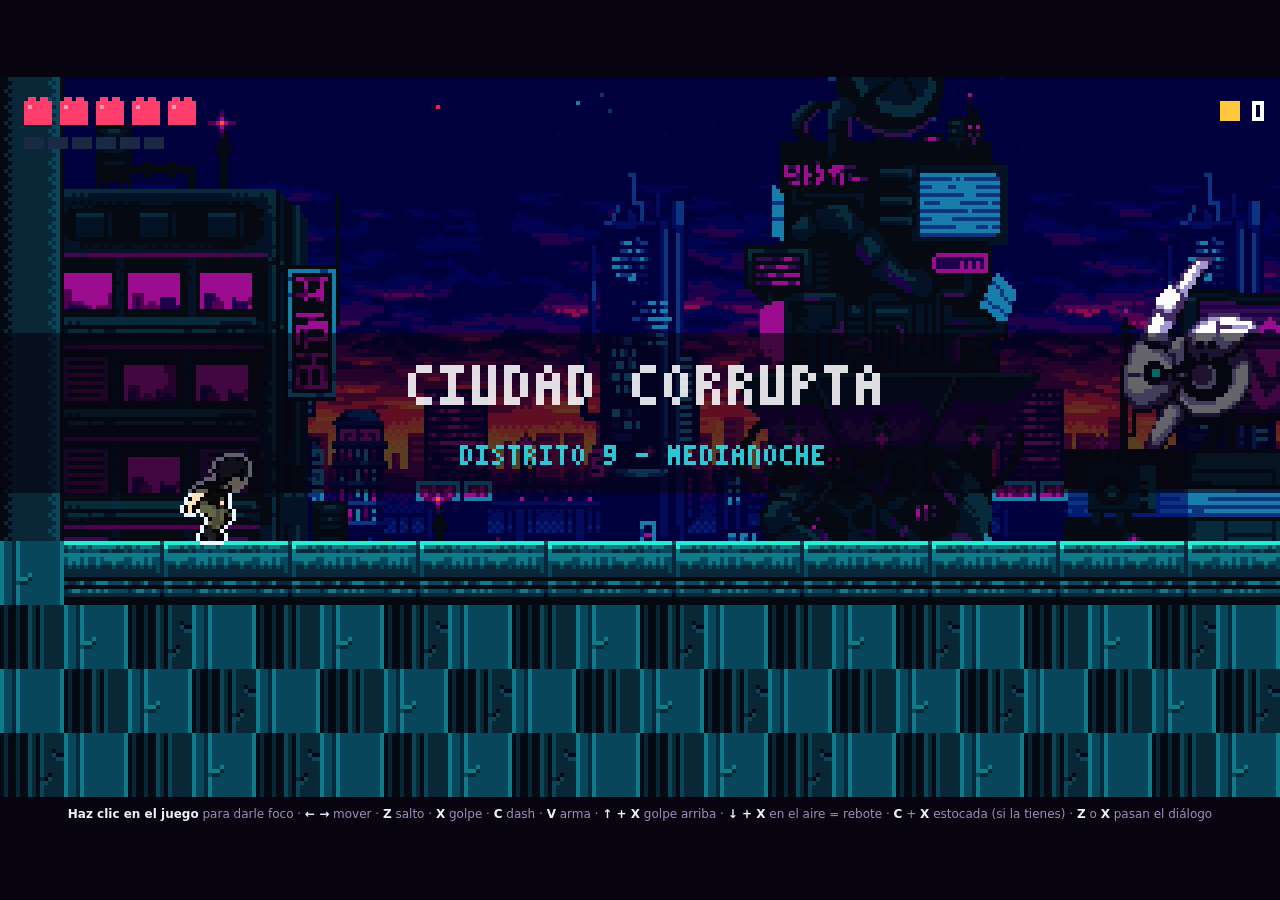
<file: online/grieta/index.html>
<!doctype html>
<html lang="es">
<head>
<meta charset="utf-8">
<meta name="viewport" content="width=device-width, initial-scale=1, viewport-fit=cover, user-scalable=no">
<meta name="theme-color" content="#0a0614">
<title>Grieta</title>
<style>
  /* Pantalla única a 320×180 escalada a píxel entero; los controles táctiles flotan encima. Se juega siempre en la misma paleta oscura. */
  :root { --bg: #07040f; --fg: #eef0ff; --muted: #9a8fc0; --accent: #35e3f0; --panel: rgba(20,14,40,.45); --line: rgba(255,255,255,.45); color-scheme: dark; }
  * { box-sizing: border-box; -webkit-tap-highlight-color: transparent; }
  html, body { margin: 0; min-height: 100vh; min-height: 100svh; background: var(--bg); color: var(--fg); overflow: hidden; overscroll-behavior: none; touch-action: none; user-select: none; -webkit-user-select: none; -webkit-touch-callout: none; font-family: system-ui, sans-serif; }
  body { display: flex; flex-direction: column; align-items: center; justify-content: center; gap: 8px; }
  #c { image-rendering: pixelated; image-rendering: crisp-edges; display: block; background: #000; outline: none; }
  #hint { max-width: 96vw; font-size: 12px; line-height: 1.5; color: var(--muted); text-align: center; padding-inline: 16px; }
  #hint b { color: var(--fg); font-weight: 600; }
  body.touch #hint { display: none; }
  /* en vertical se juega igual: el juego arriba a todo lo ancho, los botones abajo y un aviso pequeño que no tapa nada */
  #rotate { display: none; color: var(--muted); font-size: 13px; text-align: center; padding-inline: 16px; }
  body.portrait { justify-content: flex-start; padding-top: 12px; }
  body.portrait #rotate { display: block; }
  body.portrait #dbg { position: static; transform: none; flex-wrap: wrap; justify-content: center; }
  /* controles táctiles: sólo se ven en pantallas táctiles */
  #ui { position: fixed; inset: 0; pointer-events: none; display: none; z-index: 10; }
  body.touch #ui { display: block; }
  /* joystick fijo (izquierda) y botones en rombo como mando de PS1 (derecha): ✕ salto abajo, □ golpe izquierda, ○ dash derecha, △ disparo arriba */
  #stick { position: absolute; left: max(18px, env(safe-area-inset-left)); bottom: max(18px, env(safe-area-inset-bottom)); width: 128px; height: 128px; border-radius: 50%; pointer-events: auto; touch-action: none; background: var(--panel); border: 2px solid var(--line); }
  #knob { position: absolute; left: 50%; top: 50%; width: 56px; height: 56px; margin: -28px 0 0 -28px; border-radius: 50%; background: rgba(238,240,255,.35); border: 2px solid var(--fg); transition: transform .05s; }
  #pad { position: absolute; right: max(14px, env(safe-area-inset-right)); bottom: calc(max(10px, env(safe-area-inset-bottom)) + 14px); width: 176px; height: 176px; pointer-events: none; }
  .btn { position: absolute; pointer-events: auto; width: 60px; height: 60px; border-radius: 50%; border: 2px solid var(--line); background: var(--panel); display: grid; place-items: center; touch-action: none; font: 700 26px/1 system-ui; }
  .btn small { position: absolute; bottom: -15px; font: 700 9px/1 system-ui; color: var(--muted); letter-spacing: .06em; text-transform: uppercase; }
  .btn.on { background: rgba(53,227,240,.55); border-color: var(--accent); }
  #b-x { left: 58px; bottom: 0; color: #8fb8ff; }
  #b-sq { left: 0; top: 58px; color: #ff9fd6; }
  #b-ci { right: 0; top: 58px; color: #ff8a8a; }
  #b-tr { left: 58px; top: 0; color: #7fe8b6; }
  body.portrait #pad { bottom: calc(max(10px, env(safe-area-inset-bottom)) + 24px); }
  /* barra de pruebas (habilidades y zona) */
  #dbg { position: fixed; top: 4px; left: 50%; transform: translateX(-50%); z-index: 20; display: flex; gap: 4px; opacity: .8; }
  #dbg button { font: 700 10px system-ui; color: var(--fg); background: var(--panel); border: 1px solid var(--line); border-radius: 6px; padding: 5px 7px; touch-action: none; }
  #dbg button.off { opacity: .45; text-decoration: line-through; }
  body:not(.touch) #dbg, body:not(.debug) #dbg { display: none; }
</style>
</head>
<body>
<canvas id="c" width="320" height="180" tabindex="0"></canvas>
<div id="hint"><b>Haz clic en el juego</b> para darle foco · <b>← →</b> mover · <b>Z</b> salto · <b>X</b> golpe · <b>C</b> dash · <b>V</b> arma · <b>↑ + X</b> golpe arriba · <b>↓ + X</b> en el aire = rebote · <b>C</b> + <b>X</b> estocada (si la tienes) · <b>Z</b> o <b>X</b> pasan el diálogo</div>
<div id="rotate">Se juega mejor con el teléfono en horizontal.</div>
<div id="dbg">
  <button data-dbg="dash">1 DASH</button><button data-dbg="wallJump">2 PARED</button><button data-dbg="pogo">3 REBOTE</button><button data-dbg="sub">4 ARMA</button><button data-dbg="estocada" class="off">5 ESTOCADA</button><button data-dbg="zone">ZONA</button><button data-dbg="reset">REINICIAR</button>
</div>
<div id="ui">
  <div id="stick"><div id="knob"></div></div>
  <div id="pad">
    <div class="btn" id="b-tr" data-act="sub">△<small>Disparo</small></div>
    <div class="btn" id="b-sq" data-act="attack">□<small>Golpe</small></div>
    <div class="btn" id="b-ci" data-act="dash">○<small>Dash</small></div>
    <div class="btn" id="b-x" data-act="jump">✕<small>Salto</small></div>
  </div>
</div>
<script>
// core.js — simulación del juego (sin dibujo ni entradas del navegador).
// Corre igual en el navegador y en Node, así las dinámicas se prueban con pruebas automáticas.
// Unidades: píxeles del juego (pantalla base 320×180, tile de 16) y cuadros a 60 por segundo.
(function (root) {
  'use strict';

  const T = 16;

  // ---------- ajustes de sensación (todo el "feel" vive aquí para poder afinarlo) ----------
  const C = {
    gravity: 0.32, maxFall: 6.2,
    runMax: 1.55, runAccel: 0.22, runFric: 0.30, airAccel: 0.16, airFric: 0.05,
    jumpV: 5.35, jumpCut: 2.0, coyote: 6, buffer: 6,
    wallSlideMax: 1.1, wallJumpVx: 2.6, wallJumpVy: 5.1, wallLock: 9, wallCoyote: 5,
    wallClimbVx: 1.0, wallClimbLock: 5,          // salto de pared manteniendo hacia la pared: casi no se despega (trepa como en Mega Man X)
    dashSpeed: 3.7, dashFrames: 13, dashCooldown: 16, dashIframes: 9, boostMax: 2.7,
    atkDur: 14, atkStart: 2, atkEnd: 7, atkDmg: 1, atkCd: 4,   // un solo golpe rápido; se puede mover mientras golpea
    pogoV: 4.9, pogoDur: 16, pogoStart: 2, pogoEnd: 13,
    stabDur: 16, stabDash: 12, stabDmg: 2,        // estocada: golpe durante el dash (habilidad que se compra)
    subCost: 2, subSpeed: 4.6, subLife: 70, subCd: 14, subDmg: 2, energyMax: 6,
    hurtStun: 14, invFrames: 70, hurtVx: 2.4, hurtVy: 3.0,
    hitstop: 3,
    // trampas
    spikeCycle: 150, spikeOut: 70,                 // pinchos retráctiles: salen 70 de cada 150 cuadros (con aviso antes)
    laserCycle: 140, laserOn: 60,                  // láser: prendido 60 de cada 140 cuadros
    crumbleT: 26, crumbleBack: 200                 // plataforma que se desmorona: aguanta 26 cuadros pisada y vuelve a los 200
  };

  const PW = 12, PH = 24;   // caja del héroe (más chica que el sprite: agarra mejor)

  // ---------- entradas ----------
  const ACTIONS = ['left', 'right', 'up', 'down', 'jump', 'dash', 'attack', 'sub'];
  class Input {
    constructor() { this.held = {}; this.prev = {}; this.pressed = {}; ACTIONS.forEach(a => { this.held[a] = false; this.prev[a] = false; this.pressed[a] = false; }); }
    set(a, v) { this.held[a] = !!v; }
    step() { ACTIONS.forEach(a => { this.pressed[a] = this.held[a] && !this.prev[a]; this.prev[a] = this.held[a]; }); }
    released(a) { return !this.held[a] && this.prev[a]; }
  }

  // ---------- mundo ----------
  // Letras de las salas: # sólido · v enredadera (sólida; se corta con la espada) · ^ pinchos · w caminante · f volador · t torreta
  // P inicio · C punto de guardado · E meta · H habilidad escondida · L fragmento de vida · K Karen · X el creador de la grieta
  // r pinchos retráctiles · = plataforma que se desmorona (_ cuando ya cayó) · z láser que se prende y se apaga
  // 1-9 disparadores de la historia (se activan al pasar por esa columna)
  const SOLID = c => c === '#' || c === 'v' || c === '=';
  // fase de las trampas con tiempo (depende del cuadro y de la columna, así las filas de trampas hacen ola)
  const spikePhase = (frame, tx) => (frame + tx * 6) % C.spikeCycle;
  const spikeOut = (frame, tx) => spikePhase(frame, tx) < C.spikeOut;
  const laserPhase = (frame, tx) => (frame + tx * 23) % C.laserCycle;
  const laserOn = (frame, tx) => laserPhase(frame, tx) < C.laserOn;
  class World {
    constructor(rows) {
      this.rows = rows; this.h = rows.length; this.w = rows[0].length;
      this.grid = rows.map(r => r.split(''));
      this.spawns = []; this.checkpoints = []; this.goal = null; this.start = { x: 2 * T, y: 2 * T };
      this.items = []; this.marks = {}; this.triggers = [];
      for (let y = 0; y < this.h; y++) for (let x = 0; x < this.w; x++) {
        const c = this.grid[y][x];
        if (c === 'P') { this.start = { x: x * T + (T - PW) / 2, y: (y + 1) * T - PH }; this.grid[y][x] = '.'; }
        else if (c === 'w' || c === 'f' || c === 't') { this.spawns.push({ type: c, x: x * T, y: y * T }); this.grid[y][x] = '.'; }
        else if (c === 'C') { this.checkpoints.push({ x: x * T, y: y * T }); this.grid[y][x] = '.'; }
        else if (c === 'E') { this.goal = { x: x * T, y: y * T }; this.grid[y][x] = '.'; }
        else if (c === 'H' || c === 'L') { this.items.push({ kind: c === 'H' ? 'habilidad' : 'vida', x: x * T, y: y * T, w: T, h: T }); this.grid[y][x] = '.'; }
        else if (c === 'K' || c === 'X') { this.marks[c] = { x: x * T, y: y * T }; this.grid[y][x] = '.'; }
        else if (c >= '1' && c <= '9') { this.triggers.push({ id: c, x: x * T, y: y * T }); this.grid[y][x] = '.'; }
      }
    }
    // arriba del mapa se repite la primera fila: una pared que toca el techo no se puede trepar para salirse por arriba
    tile(tx, ty) { if (tx < 0 || tx >= this.w) return '#'; if (ty < 0) return this.grid[0][tx] === '#' ? '#' : '.'; if (ty >= this.h) return '.'; return this.grid[ty][tx]; }
    solidAt(px, py) { return SOLID(this.tile(Math.floor(px / T), Math.floor(py / T))); }
    // ¿la caja (x,y,w,h) toca un tile sólido?
    boxSolid(x, y, w, h) {
      const x0 = Math.floor(x / T), x1 = Math.floor((x + w - 0.001) / T), y0 = Math.floor(y / T), y1 = Math.floor((y + h - 0.001) / T);
      for (let ty = y0; ty <= y1; ty++) for (let tx = x0; tx <= x1; tx++) if (SOLID(this.tile(tx, ty))) return true;
      return false;
    }
    // trampas que dañan dentro de la caja en este cuadro (lista de {tx,ty,c}); sin frame sólo cuenta los pinchos fijos
    spikesIn(x, y, w, h, frame) {
      const out = [], x0 = Math.floor(x / T), x1 = Math.floor((x + w - 0.001) / T), y0 = Math.floor(y / T), y1 = Math.floor((y + h - 0.001) / T);
      for (let ty = y0; ty <= y1; ty++) for (let tx = x0; tx <= x1; tx++) {
        const c = this.tile(tx, ty);
        if (c === '^' || (frame !== undefined && ((c === 'r' && spikeOut(frame, tx)) || (c === 'z' && laserOn(frame, tx))))) out.push({ tx, ty, c });
      }
      return out;
    }
  }

  // mueve una caja contra los tiles sólidos, un eje a la vez; devuelve si chocó
  function moveBox(world, b, dx, dy) {
    let hitX = false, hitY = false;
    // eje X
    let steps = Math.ceil(Math.abs(dx) / 4) || 0;
    for (let i = 0; i < steps; i++) {
      const sx = dx / steps;
      if (!world.boxSolid(b.x + sx, b.y, b.w, b.h)) b.x += sx;
      else { hitX = true; if (sx > 0) b.x = Math.floor((b.x + b.w + sx) / T) * T - b.w - 0.001; else b.x = (Math.floor((b.x + sx) / T) + 1) * T; break; }
    }
    // eje Y
    steps = Math.ceil(Math.abs(dy) / 4) || 0;
    for (let i = 0; i < steps; i++) {
      const sy = dy / steps;
      if (!world.boxSolid(b.x, b.y + sy, b.w, b.h)) b.y += sy;
      else { hitY = true; if (sy > 0) b.y = Math.floor((b.y + b.h + sy) / T) * T - b.h - 0.001; else b.y = (Math.floor((b.y + sy) / T) + 1) * T; break; }
    }
    return { hitX, hitY };
  }

  const overlap = (a, b) => a.x < b.x + b.w && a.x + a.w > b.x && a.y < b.y + b.h && a.y + a.h > b.y;

  // ---------- juego ----------
  class Game {
    constructor(rows, opts) {
      opts = opts || {};
      this.world = new World(rows);
      this.input = opts.input || new Input();
      this.externalInput = !!opts.externalInput;
      this.cajas = opts.cajas || {};                     // tamaño de choque de los enemigos según el arte de la sala
      this.abilities = Object.assign({ sword: true, dash: true, wallJump: true, pogo: true, sub: true, estocada: false }, opts.abilities || {});
      this.seed = opts.seed || 1234;
      this.frame = 0; this.hitstop = 0; this.events = [];
      this.coins = 0; this.zone = opts.zone || 0; this.cpIdx = -1;
      this.checkpoint = { x: this.world.start.x, y: this.world.start.y };
      this.reset(true);
    }
    rand() { this.seed = (this.seed * 16807) % 2147483647; return (this.seed - 1) / 2147483646; }
    emit(type, data) { this.events.push(Object.assign({ type, frame: this.frame }, data || {})); }

    reset(first) {
      const w = this.world, cp = this.checkpoint;
      this.p = {
        x: cp.x, y: cp.y, w: PW, h: PH, vx: 0, vy: 0, face: 1,
        onGround: false, wallDir: 0, coyoteT: 0, bufferT: 0, wallCoyoteT: 0, wallCoyoteDir: 0, wallLockT: 0,
        dashT: 0, dashCd: 0, airDashUsed: false, boost: false, dashDir: 1,
        atkT: 0, atkStage: 0, atkKind: 'none', atkHit: new Set(), atkBuffer: 0, atkCd: 0,
        subCd: 0, hurtT: 0, invT: 0, hp: 5, maxHp: 5, energy: 0, dead: false, deadT: 0,
        jumpHeld: false, lastGroundY: cp.y, slideDust: 0
      };
      this.enemies = w.spawns.map((s, i) => this.makeEnemy(s.type, s.x, s.y, i));
      this.shots = []; this.bullets = []; this.pickups = []; this.fx = [];
      // al reaparecer vuelven todas las plataformas que se habían caído
      for (const k in this.crumbles || {}) { const c = this.crumbles[k]; this.world.grid[c.ty][c.tx] = '='; }
      this.crumbles = {};
      this.won = false;
      if (!first) this.emit('respawn');
    }

    makeEnemy(type, x, y, id) {
      const cj = this.cajas;
      if (type === 'w') { const [w, h] = cj.walker || [14, 14]; return { id, type: 'walker', x: x + (T - w) / 2, y: y + T - h, w, h, vx: -0.5, vy: 0, dir: -1, hp: 3, flash: 0, hurtT: 0, coins: 3 }; }
      if (type === 'f') { const [w, h] = cj.flyer || [12, 10]; return { id, type: 'flyer', x: x + (T - w) / 2, y: y + 3, w, h, vx: 0, vy: 0, baseY: y + 3, t: id * 17, hp: 2, flash: 0, hurtT: 0, coins: 2, dir: 1 }; }
      return { id, type: 'turret', x, y, w: 16, h: 16, vx: 0, vy: 0, hp: 4, flash: 0, hurtT: 0, coins: 5, cd: 60 + id * 13, dir: -1 };
    }

    // ---------- paso de simulación ----------
    step() {
      this.events.length = 0;
      if (!this.externalInput) this.input.step();   // con director, él avanza las entradas (también durante los diálogos)
      if (this.hitstop > 0) { this.hitstop--; this.frame++; return; }
      this.frame++;
      const p = this.p;
      if (p.dead) { p.deadT++; if (p.deadT > 50) this.reset(false); this.updateFx(); return; }
      this.updatePlayer();
      this.updateEnemies();
      this.updateShots();
      this.updatePickups();
      this.updateCrumbles();
      this.updateFx();
      this.checkGoal();
    }

    updatePlayer() {
      const p = this.p, w = this.world, inp = this.input, A = this.abilities;
      const L = inp.held.left, R = inp.held.right, dirIn = (R ? 1 : 0) - (L ? 1 : 0);

      // temporizadores
      if (p.dashCd > 0) p.dashCd--;
      if (p.hurtT > 0) p.hurtT--;
      if (p.invT > 0) p.invT--;
      if (p.subCd > 0) p.subCd--;
      if (p.wallLockT > 0) p.wallLockT--;
      if (p.wallCoyoteT > 0) p.wallCoyoteT--;
      if (p.coyoteT > 0) p.coyoteT--;
      if (p.bufferT > 0) p.bufferT--;
      if (inp.pressed.jump) p.bufferT = C.buffer;

      const stunned = p.hurtT > 0;

      // ---------- dash ----------
      if (!stunned && A.dash && inp.pressed.dash && p.dashCd === 0 && p.dashT === 0 && (p.onGround || !p.airDashUsed)) {
        p.dashT = C.dashFrames; p.dashDir = dirIn || p.face; p.face = p.dashDir;
        if (!p.onGround) p.airDashUsed = true;
        p.atkT = 0; p.atkKind = 'none';
        this.emit('dash');
      }
      if (p.dashT > 0) {
        p.dashT--; p.vx = p.dashDir * C.dashSpeed; p.vy = 0;
        if (p.dashT === 0) { p.dashCd = C.dashCooldown; p.vx = p.dashDir * (p.boost ? C.dashSpeed * 0.7 : C.runMax); }
      }

      // ---------- movimiento horizontal ----------
      if (p.dashT === 0 && !stunned) {
        const lock = p.wallLockT > 0;
        const maxV = p.boost ? C.runMax * 1.9 : C.runMax;
        if (dirIn !== 0 && !lock) {
          const acc = p.onGround ? C.runAccel : C.airAccel;
          const old = p.vx;
          let nv = old + dirIn * acc;
          if (Math.abs(nv) > maxV) {
            // por encima del máximo (impulso del dash) sólo se va frenando; si no, se topa en el máximo
            nv = (Math.abs(old) > maxV && Math.sign(old) === dirIn) ? old - dirIn * (p.onGround ? 0.15 : 0.03) : dirIn * maxV;
          }
          p.vx = nv;
          if (p.atkT === 0) p.face = dirIn;
        } else if (!lock) {
          const fr = p.onGround ? C.runFric : C.airFric;
          if (Math.abs(p.vx) <= fr) p.vx = 0; else p.vx -= Math.sign(p.vx) * fr;
        }
      }

      // ---------- salto / salto de pared ----------
      if (!stunned && p.bufferT > 0) {
        if (p.onGround || p.coyoteT > 0) {
          p.vy = -C.jumpV; p.onGround = false; p.coyoteT = 0; p.bufferT = 0; p.jumpHeld = true;
          if (p.dashT > 0) { p.boost = true; p.dashT = 0; p.dashCd = C.dashCooldown; p.vx = p.dashDir * C.dashSpeed; }
          this.emit('jump');
        } else if (A.wallJump && (p.wallDir !== 0 || p.wallCoyoteT > 0)) {
          const d = p.wallDir !== 0 ? p.wallDir : p.wallCoyoteDir;
          const climb = dirIn === d;                  // mantiene hacia la pared: trepa la misma pared
          p.vx = -d * (climb ? C.wallClimbVx : C.wallJumpVx); p.vy = -C.wallJumpVy; p.face = climb ? d : -d;
          p.wallLockT = climb ? C.wallClimbLock : C.wallLock;
          p.bufferT = 0; p.wallCoyoteT = 0; p.jumpHeld = true; p.dashT = 0; p.boost = false;
          this.emit('walljump');
        }
      }
      // salto de altura variable
      if (p.jumpHeld && !inp.held.jump) { if (p.vy < -C.jumpCut) p.vy = -C.jumpCut; p.jumpHeld = false; }
      if (p.vy >= 0) p.jumpHeld = false;

      // ---------- gravedad y deslizarse por la pared ----------
      if (p.dashT === 0) {
        p.vy += C.gravity;
        if (p.vy > C.maxFall) p.vy = C.maxFall;
        const towardWall = (p.wallDir === 1 && R) || (p.wallDir === -1 && L);
        if (A.wallJump && p.wallDir !== 0 && !p.onGround && p.vy > 0 && towardWall) { p.vy = Math.min(p.vy, C.wallSlideMax); p.sliding = true; }
        else p.sliding = false;
      }

      // ---------- ataques ----------
      this.updateAttack(dirIn, stunned);

      // ---------- sub-arma ----------
      if (!stunned && A.sub && inp.pressed.sub && p.subCd === 0 && p.energy >= C.subCost && p.dashT === 0) {
        p.energy -= C.subCost; p.subCd = C.subCd;
        this.shots.push({ x: p.x + (p.face > 0 ? p.w : -6), y: p.y + 9, w: 6, h: 4, vx: C.subSpeed * p.face, life: C.subLife, dmg: C.subDmg });
        this.emit('sub');
      }

      // ---------- integrar con los tiles ----------
      const wasGround = p.onGround;
      const res = moveBox(w, p, p.vx, 0);
      if (res.hitX) { if (p.dashT > 0) p.dashT = 1; p.vx = 0; p.boost = false; }
      const res2 = moveBox(w, p, 0, p.vy);
      p.onGround = false;
      if (res2.hitY) { if (p.vy > 0) { p.onGround = true; } p.vy = p.vy > 0 ? 0 : 0.2; }
      // ¿piso justo abajo?
      if (!p.onGround && p.vy >= 0 && w.boxSolid(p.x, p.y + 1, p.w, p.h)) p.onGround = true;
      if (p.onGround) {
        p.coyoteT = C.coyote; p.airDashUsed = false; p.boost = p.boost && p.dashT > 0;
        if (!wasGround) this.emit('land');
      } else if (wasGround && p.vy >= 0) p.coyoteT = C.coyote;

      // pared: ¿toco una pared a la izquierda o derecha?
      let wd = 0;
      if (!p.onGround) {
        const yy = p.y + 4, hh = p.h - 8;
        if (w.boxSolid(p.x - 1, yy, 1, hh)) wd = -1; else if (w.boxSolid(p.x + p.w, yy, 1, hh)) wd = 1;
      }
      p.wallDir = wd;
      if (wd !== 0) { p.wallCoyoteT = C.wallCoyote; p.wallCoyoteDir = wd; p.airDashUsed = false; p.boost = false; }

      // ---------- pinchos y caída al vacío ----------
      if (p.invT === 0 && w.spikesIn(p.x + 1, p.y + 2, p.w - 2, p.h - 2, this.frame).length) this.hurtPlayer(p.vx > 0 ? 1 : p.vx < 0 ? -1 : p.face, true);
      // plataformas que se desmoronan: al pisarlas empiezan a temblar
      if (p.onGround) {
        const fy = Math.floor((p.y + p.h + 1) / T);
        for (let tx = Math.floor(p.x / T); tx <= Math.floor((p.x + p.w - 0.001) / T); tx++) if (w.tile(tx, fy) === '=' && !this.crumbles[tx + ',' + fy]) this.crumbles[tx + ',' + fy] = { tx, ty: fy, t: 0 };
      }
      if (p.y > w.h * T + 60) this.killPlayer();
    }

    updateAttack(dirIn, stunned) {
      const p = this.p, A = this.abilities, inp = this.input;
      if (inp.pressed.attack) p.atkBuffer = 8;
      if (p.atkBuffer > 0) p.atkBuffer--;
      // durante el dash: sin la estocada no se puede golpear (y el botón no queda guardado para después);
      // con la estocada, dash + golpe lanza una estocada que alarga un poco el dash
      if (p.dashT > 0 && p.atkBuffer > 0) {
        if (!stunned && A.sword && A.estocada && p.atkT === 0) { this.startAttack('estocada'); p.dashT = Math.max(p.dashT, C.stabDash); }
        else p.atkBuffer = 0;
      }
      if (p.atkCd > 0) p.atkCd--;
      // un solo golpe: hacia abajo (en el aire), hacia arriba o de frente según la dirección
      if (!stunned && A.sword && p.dashT === 0 && p.atkBuffer > 0 && p.atkT === 0 && p.atkCd === 0) {
        if (!p.onGround && inp.held.down && A.pogo) this.startAttack('pogo');
        else if (inp.held.up && !inp.held.down) this.startAttack('up');
        else this.startAttack('sword');
      }
      if (p.atkT > 0) {
        p.atkT--;
        const k = p.atkKind, dur = k === 'pogo' ? C.pogoDur : k === 'estocada' ? C.stabDur : C.atkDur;
        const t = dur - p.atkT, a0 = k === 'pogo' ? C.pogoStart : k === 'estocada' ? 0 : C.atkStart, a1 = k === 'pogo' ? C.pogoEnd : k === 'estocada' ? C.stabDur - 4 : C.atkEnd;
        if (t >= a0 && t <= a1) this.attackHits();
        if (p.atkT === 0) { p.atkKind = 'none'; p.atkCd = C.atkCd; }
      }
    }

    startAttack(kind) {
      const p = this.p;
      p.atkKind = kind; p.atkBuffer = 0; p.atkStage = 0;
      p.atkT = kind === 'pogo' ? C.pogoDur : kind === 'estocada' ? C.stabDur : C.atkDur; p.atkHit = new Set();
      if (kind === 'sword' && this.input.held.left !== this.input.held.right) p.face = this.input.held.right ? 1 : -1;
      this.emit('attack', { kind });
    }

    attackBox() {
      const p = this.p;
      if (p.atkKind === 'pogo') return { x: p.x - 3, y: p.y + p.h - 4, w: p.w + 6, h: 20 };
      if (p.atkKind === 'up') return { x: p.x - 6, y: p.y - 24, w: p.w + 12, h: 28 };
      if (p.atkKind === 'estocada') return { x: p.face > 0 ? p.x + p.w - 2 : p.x - 36 + 2, y: p.y + 6, w: 36, h: 12 };
      if (p.atkKind === 'sword') return { x: p.face > 0 ? p.x + p.w - 2 : p.x - 28 + 2, y: p.y + 1, w: 28, h: 22 };
      return null;
    }

    attackHits() {
      const p = this.p, box = this.attackBox();
      if (!box) return;
      const dmg = p.atkKind === 'estocada' ? C.stabDmg : C.atkDmg;
      let landed = false;
      for (const e of this.enemies) {
        if (e.hp <= 0 || p.atkHit.has(e.id)) continue;
        if (overlap(box, e)) {
          p.atkHit.add(e.id); this.damageEnemy(e, dmg, p.atkKind === 'sword' || p.atkKind === 'estocada' ? p.face : 0);
          landed = true;
          if (p.atkKind !== 'pogo') p.energy = Math.min(C.energyMax, p.energy + 1);
        }
      }
      if (p.atkKind === 'pogo' && !p.atkHit.has('spike') && this.world.spikesIn(box.x, box.y, box.w, box.h, this.frame).some(s => s.c !== 'z')) { p.atkHit.add('spike'); landed = true; }
      // enredaderas: el corte las quita del mapa
      if (p.atkKind !== 'pogo') {
        const w = this.world, x0 = Math.floor(box.x / T), x1 = Math.floor((box.x + box.w - 0.001) / T), y0 = Math.floor(box.y / T), y1 = Math.floor((box.y + box.h - 0.001) / T);
        for (let ty = y0; ty <= y1; ty++) for (let tx = x0; tx <= x1; tx++) if (w.tile(tx, ty) === 'v') { w.grid[ty][tx] = '.'; landed = true; this.emit('cut', { tx, ty }); }
      }
      if (landed) {
        this.hitstop = C.hitstop; this.emit('hit', { kind: p.atkKind });
        if (p.atkKind === 'pogo') { p.vy = -C.pogoV; p.airDashUsed = false; p.onGround = false; p.jumpHeld = false; this.emit('pogo'); }
      }
    }

    damageEnemy(e, dmg, dir) {
      e.hp -= dmg; e.flash = 6; e.hurtT = 10;
      if (dir) { e.vx = dir * 2.2; }
      if (e.type === 'flyer') e.vy = -0.8;
      if (e.hp <= 0) {
        this.emit('kill', { enemy: e.type });
        for (let i = 0; i < e.coins; i++) this.pickups.push({ x: e.x + e.w / 2 - 2, y: e.y + e.h / 2 - 2, w: 4, h: 4, vx: (this.rand() - 0.5) * 2.4, vy: -2.4 - this.rand() * 1.6, age: 0, value: 1 });
      } else this.emit('enemyhit', { enemy: e.type });
    }

    hurtPlayer(fromDir, spike) {
      const p = this.p;
      if (p.invT > 0 || p.dead) return;
      if (p.dashT > 0 && p.dashT > C.dashFrames - C.dashIframes) return;   // invulnerable al inicio del dash
      p.hp -= 1; p.invT = C.invFrames; p.hurtT = C.hurtStun; p.dashT = 0; p.atkT = 0; p.atkKind = 'none'; p.boost = false;
      p.vx = -(fromDir || p.face) * C.hurtVx; p.vy = -C.hurtVy;
      this.hitstop = 4; this.emit('hurt', { spike: !!spike });
      if (p.hp <= 0) this.killPlayer();
    }
    killPlayer() { const p = this.p; if (p.dead) return; p.dead = true; p.deadT = 0; p.hp = Math.max(0, p.hp); this.emit('death'); }

    updateEnemies() {
      const w = this.world, p = this.p;
      for (const e of this.enemies) {
        if (e.hp <= 0) continue;
        if (e.flash > 0) e.flash--;
        if (e.hurtT > 0) e.hurtT--;
        if (e.type === 'walker') {
          if (e.hurtT === 0) e.vx = e.dir * 0.5; else e.vx *= 0.9;
          e.vy = Math.min(e.vy + C.gravity, C.maxFall);
          const r = moveBox(w, e, e.vx, 0);
          const onG = w.boxSolid(e.x, e.y + e.h + 1, e.w, 1);
          if (e.hurtT === 0) {
            const ahead = e.dir > 0 ? e.x + e.w + 2 : e.x - 2;
            if (r.hitX || (onG && !w.solidAt(ahead, e.y + e.h + 2))) e.dir *= -1;
          }
          const ry = moveBox(w, e, 0, e.vy); if (ry.hitY) e.vy = 0;
        } else if (e.type === 'flyer') {
          e.t++;
          const dx = p.x - e.x, near = Math.abs(dx) < 110 && Math.abs(p.y - e.y) < 90;
          if (e.hurtT === 0) e.vx = near ? Math.sign(dx) * 0.55 : Math.sin(e.t / 60) * 0.3; else e.vx *= 0.9;
          e.vy = (e.vy * 0.9) + ((near ? Math.min(p.y - 6, e.baseY + 30) : e.baseY) + Math.sin(e.t / 22) * 5 - e.y) * 0.02;
          e.x += e.vx; e.y += e.vy;
        } else if (e.type === 'turret') {
          e.dir = p.x < e.x ? -1 : 1;
          if (e.cd > 0) e.cd--;
          if (e.cd === 0 && Math.abs(p.x - e.x) < 150 && Math.abs(p.y - e.y) < 60) {
            e.cd = 110; this.bullets.push({ x: e.x + 4, y: e.y + 6, w: 5, h: 5, vx: e.dir * 1.3, life: 160 });
          }
        }
        // daño al tocar al héroe
        if (!p.dead && overlap(e, { x: p.x + 1, y: p.y + 1, w: p.w - 2, h: p.h - 2 })) this.hurtPlayer(Math.sign(e.x + e.w / 2 - (p.x + p.w / 2)) || 1, false);
      }
    }

    updateShots() {
      const w = this.world, p = this.p;
      for (const s of this.shots) {
        s.x += s.vx; s.life--;
        if (w.boxSolid(s.x, s.y, s.w, s.h)) s.life = 0;
        for (const e of this.enemies) if (e.hp > 0 && s.life > 0 && overlap(s, e)) { this.damageEnemy(e, s.dmg, Math.sign(s.vx)); s.life = 0; this.hitstop = 2; }
      }
      this.shots = this.shots.filter(s => s.life > 0);
      for (const b of this.bullets) {
        b.x += b.vx; b.life--;
        if (w.boxSolid(b.x, b.y, b.w, b.h)) b.life = 0;
        if (b.life > 0 && !p.dead && overlap(b, { x: p.x + 1, y: p.y + 1, w: p.w - 2, h: p.h - 2 })) { b.life = 0; this.hurtPlayer(Math.sign(b.vx), false); }
      }
      this.bullets = this.bullets.filter(b => b.life > 0);
    }

    updatePickups() {
      const p = this.p, w = this.world;
      for (const c of this.pickups) {
        c.age++;
        const dx = p.x + p.w / 2 - c.x, dy = p.y + p.h / 2 - c.y;
        if (c.age > 30 && Math.hypot(dx, dy) < 44) { c.vx += Math.sign(dx) * 0.25; c.vy += Math.sign(dy) * 0.25; c.vx *= 0.92; c.vy *= 0.92; c.mag = true; }
        else { c.vy = Math.min(c.vy + 0.22, 4); c.vx *= 0.985; }
        const r = moveBox(w, c, c.vx, 0); if (r.hitX) c.vx *= -0.5;
        const ry = moveBox(w, c, 0, c.vy); if (ry.hitY) { c.vy = c.vy > 1 ? -c.vy * 0.4 : 0; c.vx *= 0.8; }
        if (!p.dead && overlap(c, { x: p.x, y: p.y, w: p.w, h: p.h })) { this.coins += c.value; c.taken = true; this.emit('coin'); }
      }
      this.pickups = this.pickups.filter(c => !c.taken);
    }

    updateCrumbles() {
      const g = this.world.grid, p = this.p;
      for (const k in this.crumbles) {
        const c = this.crumbles[k]; c.t++;
        if (c.t === C.crumbleT) { g[c.ty][c.tx] = '_'; this.emit('crumble', { tx: c.tx, ty: c.ty }); }
        if (c.t >= C.crumbleT + C.crumbleBack && !overlap(p, { x: c.tx * T, y: c.ty * T, w: T, h: T })) { g[c.ty][c.tx] = '='; delete this.crumbles[k]; }
      }
    }

    updateFx() { for (const f of this.fx) f.t--; this.fx = this.fx.filter(f => f.t > 0); }

    checkGoal() {
      const g = this.world.goal, p = this.p;
      for (const it of this.world.items) if (!it.taken && !p.dead && overlap(it, p)) { it.taken = true; this.emit('item', { kind: it.kind }); }
      if (g && !this.won && overlap({ x: g.x, y: g.y - 16, w: 16, h: 32 }, p)) { this.won = true; this.emit('goal'); }
      // puntos de guardado
      this.world.checkpoints.forEach((cp, i) => {
        if (i !== this.cpIdx && Math.abs(p.x - cp.x) < 20 && Math.abs(p.y - cp.y) < 40) {
          this.cpIdx = i; this.checkpoint = { x: cp.x + (T - PW) / 2, y: cp.y + T - PH }; p.hp = p.maxHp; this.emit('checkpoint');
        }
      });
    }
  }

  root.Grieta = root.Grieta || {};
  Object.assign(root.Grieta, { T, C, PW, PH, SOLID, Input, World, Game, moveBox, overlap, spikePhase, laserPhase });
  if (typeof module !== 'undefined' && module.exports) module.exports = root.Grieta;
})(typeof window !== 'undefined' ? window : globalThis);

</script>
<script>
// level.js — sala de prueba de las dinámicas. Cada tramo enseña (y exige) una habilidad:
//   A  camino llano con enemigos y un foso corto            → salto y espada
//   B  foso ancho (5 tiles)                                  → dash
//   C  pozo vertical de 3 tiles                              → salto de pared
//   D  barranco con pinchos flotantes y voladores            → golpe hacia abajo con rebote
//   E  arena con torreta y caminantes                        → combate, sub-arma, meta
// Letras: # sólido · ^ pinchos · w caminante · f volador · t torreta · P inicio · C punto de guardado · E meta
(function (root) {
  'use strict';
  function build() {
    const W = 112, H = 28;
    const g = Array.from({ length: H }, () => Array(W).fill('.'));
    const fill = (x0, y0, x1, y1, c) => { for (let y = y0; y <= y1; y++) for (let x = x0; x <= x1; x++) g[y][x] = c; };
    const set = (x, y, c) => { g[y][x] = c; };
    const ground = (x0, x1) => fill(x0, 18, x1, H - 1, '#');
    const pit = (x0, x1) => { fill(x0, 18, x1, H - 3, '.'); fill(x0, H - 2, x1, H - 2, '^'); fill(x0, H - 1, x1, H - 1, '#'); };

    fill(0, 0, 0, H - 1, '#'); fill(W - 1, 0, W - 1, H - 1, '#');   // paredes de los extremos

    // A: llano
    ground(1, 25); set(3, 17, 'P'); set(8, 17, 'C'); set(14, 17, 'w'); set(21, 17, 'w');
    fill(17, 14, 20, 14, '#'); set(24, 11, 'f');
    // foso corto
    pit(26, 27);
    // isla con punto de guardado
    ground(28, 31); set(29, 17, 'C');
    // B: foso ancho para el dash (5 tiles)
    pit(32, 36);
    // C: base del pozo y pozo vertical (interior de x=40 a 42)
    ground(37, 47);
    fill(39, 3, 39, 15, '#');    // pared izquierda (deja abierta la entrada de abajo)
    fill(43, 7, 43, 17, '#');    // pared derecha (deja abierta la salida arriba)
    fill(43, 6, 62, 6, '#');     // corredor de arriba
    set(46, 5, 'C'); set(52, 5, 'w'); set(56, 3, 'f'); set(58, 5, 'w');
    // D: barranco con pinchos flotantes (pogo)
    fill(63, 6, 76, H - 1, '.'); fill(63, H - 2, 76, H - 2, '^'); fill(63, H - 1, 76, H - 1, '#');
    for (const [x, y] of [[65, 12], [69, 14], [73, 12]]) { set(x, y, '^'); set(x + 1, y, '^'); }   // piedras de pinchos de 2 tiles
    set(67, 8, 'f'); set(71, 9, 'f');
    // E: arena
    ground(77, W - 2); set(81, 17, 'C');
    set(90, 17, 'w'); set(97, 17, 'w'); set(102, 17, 't');
    fill(92, 14, 96, 14, '#'); fill(86, 15, 88, 15, '#');
    set(108, 17, 'E');
    return g.map(r => r.join(''));
  }
  root.Grieta = root.Grieta || {};
  root.Grieta.LEVEL = build();
  if (typeof module !== 'undefined' && module.exports) module.exports = root.Grieta;
})(typeof window !== 'undefined' ? window : globalThis);

</script>
<script>
// heroe-sprites.js — generado por tools/sprites-heroe.py (no editar a mano).
// Atlas del héroe: una fila por animación; (ax, ay) = punto de los pies dentro de cada cuadro.
(function (root) {
  root.Grieta = root.Grieta || {};
  root.Grieta.HERO_SPRITES = {"src": "[data-uri]", "anims": {"reposo": {"y": 0, "w": 37, "h": 44, "frames": 4, "ax": 8, "ay": 42, "fps": 5, "loop": true}, "correr": {"y": 44, "w": 40, "h": 39, "frames": 6, "ax": 19, "ay": 37, "fps": 12, "loop": true}, "subir": {"y": 83, "w": 37, "h": 38, "frames": 2, "ax": 11, "ay": 38, "fps": 8, "loop": true}, "caer": {"y": 121, "w": 36, "h": 40, "frames": 1, "ax": 12, "ay": 38, "fps": 1, "loop": true}, "agachar": {"y": 161, "w": 36, "h": 40, "frames": 1, "ax": 12, "ay": 38, "fps": 1, "loop": false}, "dash": {"y": 201, "w": 52, "h": 36, "frames": 4, "ax": 33, "ay": 29, "fps": 16, "loop": false}, "pogo": {"y": 237, "w": 38, "h": 42, "frames": 3, "ax": 11, "ay": 39, "fps": 14, "loop": false}, "lanzar": {"y": 279, "w": 38, "h": 39, "frames": 4, "ax": 12, "ay": 37, "fps": 16, "loop": false}, "proyectil": {"y": 318, "w": 36, "h": 36, "frames": 1, "ax": 14, "ay": 37, "fps": 1, "loop": true}, "herido": {"y": 354, "w": 37, "h": 38, "frames": 2, "ax": 8, "ay": 36, "fps": 8, "loop": false}, "muerte": {"y": 392, "w": 43, "h": 36, "frames": 6, "ax": 20, "ay": 27, "fps": 10, "loop": false}, "pared": {"y": 428, "w": 36, "h": 37, "frames": 2, "ax": 8, "ay": 35, "fps": 6, "loop": true}, "saltoPared": {"y": 465, "w": 36, "h": 37, "frames": 2, "ax": 16, "ay": 35, "fps": 10, "loop": false}, "espada1": {"y": 502, "w": 42, "h": 36, "frames": 4, "ax": 16, "ay": 34, "fps": 16, "loop": false}, "espada2": {"y": 538, "w": 48, "h": 36, "frames": 4, "ax": 22, "ay": 32, "fps": 16, "loop": false}, "espada3": {"y": 574, "w": 41, "h": 36, "frames": 6, "ax": 15, "ay": 31, "fps": 16, "loop": false}}};
})(typeof window !== "undefined" ? window : globalThis);

</script>
<script>
// arte.js — generado por tools/empacar-arte.py (no editar a mano).
// Bosque: Sunnyland Forest de ansimuz (CC0). Ciudad: Warped City de ansimuz (CC0). Pinchos: Spikes de grumpydiamond (CC0).
// Karen: arte propio del autor.
(function (root) {
  root.Grieta = root.Grieta || {};
  root.Grieta.ARTE = {"bosque": {"tiles": "[data-uri]", "fondo": "[data-uri]", "medio": "[data-uri]", "caminante": {"src": "[data-uri]", "w": 32, "h": 21, "frames": 4}, "volador": {"src": "[data-uri]", "w": 37, "h": 39, "frames": 8}, "muerte": {"src": "[data-uri]", "w": 31, "h": 29, "frames": 6}, "props": {"tree": "[data-uri]", "rock": "[data-uri]", "mushroom-red": "[data-uri]", "mushroom-brown": "[data-uri]", "plant": "[data-uri]"}}, "ciudad": {"tiles": "[data-uri]", "cielo": "[data-uri]", "lejos": "[data-uri]", "cerca": "[data-uri]", "volador": {"src": "[data-uri]", "w": 55, "h": 52, "frames": 4}, "torreta": {"src": "[data-uri]", "w": 25, "h": 23, "frames": 6}}, "trampas": {"pinchos": {"src": "[data-uri]", "w": 16, "h": 16}}, "karen": {"src": "[data-uri]", "anims": {"reposo": {"y": 0, "w": 13, "h": 35, "frames": 6, "fps": 6, "ax": 7, "ay": 34}, "caminar": {"y": 35, "w": 21, "h": 34, "frames": 8, "fps": 10, "ax": 11, "ay": 34}}}};
})(typeof window !== 'undefined' ? window : globalThis);

</script>
<script>
// salas.js — las salas de la historia. Cada una trae su mapa (letras de core.js), su arte, las habilidades con las que
// se entra y lo que dicen los personajes (los guiones los corre historia.js).
//
//   prologo  Ciudad corrupta: persecución por los techos con todas las habilidades; al final se abre la grieta.
//   bosque1  Bosque: el héroe despierta sin nada. Karen lo encuentra; la espada está escondida en la cueva de abajo
//            y hace falta para cortar las enredaderas de la salida. Arriba queda un fragmento de vida que sólo se alcanza
//            al volver con el salto de pared (así se enseña a regresar).
//   prueba   La sala de prueba de las dinámicas (level.js), con todo desbloqueado.
(function (root) {
  'use strict';
  const G = root.Grieta;

  function grid(W, H) {
    const g = Array.from({ length: H }, () => Array(W).fill('.'));
    const fill = (x0, y0, x1, y1, c) => { for (let y = y0; y <= y1; y++) for (let x = x0; x <= x1; x++) g[y][x] = c; };
    const set = (x, y, c) => { g[y][x] = c; };
    return { g, fill, set, rows: () => g.map(r => r.join('')) };
  }

  // ---------- prólogo: techos de la Ciudad corrupta (largo, con todas las habilidades) ----------
  function prologo() {
    const W = 200, H = 16, { fill, set, rows } = grid(W, H);
    const edif = (x0, x1, techo) => fill(x0, techo, x1, H - 1, '#');
    fill(0, 0, 0, H - 1, '#'); fill(W - 1, 0, W - 1, H - 1, '#');
    edif(1, 24, 11); set(3, 10, 'P'); set(18, 7, 'f');                       // A: arranque
    // foso corto 25-26
    edif(27, 44, 11); set(31, 10, '5'); fill(36, 6, 36, 10, 'z'); set(40, 7, 'f'); set(42, 10, '2');   // B: láser
    // foso ancho 45-49: dash
    edif(50, 60, 12); set(55, 11, '3'); set(58, 11, 't');                   // C: torreta
    edif(61, 72, 4); fill(66, 3, 67, 3, '^');                                // D: pared alta y pinchos arriba
    edif(73, 80, 9); set(75, 8, 'C'); set(79, 8, '6');                       // E: primer punto de guardado
    fill(81, 9, 88, 9, '='); set(85, 5, 'f');                                // puente que se desmorona sobre el vacío
    edif(89, 100, 9); fill(93, 4, 93, 8, 'z'); fill(97, 4, 97, 8, 'z');      // F: dos láseres
    // foso 101-104
    edif(105, 118, 12); set(110, 8, 'f'); set(116, 11, 't');                // G
    edif(119, 126, 5); fill(121, 4, 122, 4, '^');                            // H: otra pared alta
    fill(128, 8, 129, 8, '='); fill(132, 7, 133, 7, '='); fill(136, 8, 137, 8, '=');   // I: piedras que se caen
    edif(140, 160, 10); set(143, 9, 'C'); fill(148, 5, 148, 9, 'z'); fill(152, 5, 152, 9, 'z'); set(155, 6, 'f'); set(159, 9, 't');   // J
    // foso 161-165: dash
    edif(166, W - 2, 10); set(172, 9, 't'); set(176, 5, 'f'); set(182, 6, 'f'); set(186, 9, '4'); set(192, 9, 'X');   // K: el final
    return rows();
  }

  // ---------- bosque, primer tramo (largo; sin habilidades hasta la espada) ----------
  function bosque1() {
    const W = 230, H = 24, { fill, set, rows } = grid(W, H);
    fill(0, 15, W - 1, H - 1, '#');
    fill(0, 0, 0, H - 1, '#'); fill(W - 1, 0, W - 1, H - 1, '#');
    const foso = (x0, x1) => fill(x0, 15, x1, H - 1, '.');                  // sin fondo: caer es volver al punto de guardado
    const pinchos = (x0, x1) => fill(x0, 15, x1, 15, '^');                  // parche de pinchos a ras del suelo
    // superficie
    set(3, 14, 'P'); set(12, 14, 'w');
    foso(16, 17);
    fill(23, 14, 25, 14, 'r');
    fill(30, 13, 31, 14, '#'); set(34, 14, 'w');
    pinchos(38, 40);
    // arriba: fragmento de vida sobre una repisa colgada; sin salto de pared no se sube
    fill(46, 8, 54, 8, '#'); fill(54, 9, 54, 12, '#'); set(50, 7, 'L'); set(47, 14, '2');
    foso(58, 64); fill(58, 15, 64, 15, '=');                                 // puente que se desmorona
    set(68, 14, 'C'); set(71, 11, 'f');
    // cueva de abajo (la superficie queda de un tile de grueso)
    fill(74, 16, 132, 20, '.');
    fill(76, 15, 77, 15, '.');                                               // hueco de entrada
    set(85, 14, 'w'); fill(92, 14, 93, 14, 'r'); set(100, 14, 'w'); set(110, 10, 'f');   // encima de la cueva
    set(84, 20, 'w'); fill(90, 20, 91, 20, 'r');
    fill(98, 21, 102, 22, '.'); fill(98, 22, 102, 22, '^'); fill(98, 21, 102, 21, '=');   // puente sobre pinchos
    set(108, 20, 'w'); fill(112, 19, 113, 20, '#');
    set(118, 20, 'H');                                                       // la espada
    // salida: escalera de un tile por escalón (con escalones de dos el héroe choca la cabeza con el techo)
    fill(122, 20, 122, 20, '#'); fill(123, 19, 123, 20, '#'); fill(124, 18, 124, 20, '#'); fill(125, 17, 125, 20, '#'); fill(126, 16, 128, 20, '#');
    fill(124, 15, 128, 15, '.');
    // Karen y las enredaderas
    set(132, 14, '3'); set(134, 14, 'C'); set(136, 14, 'K');
    fill(140, 8, 140, 14, 'v');
    // con espada
    set(145, 14, 'w'); set(149, 14, 'w');
    foso(152, 154); set(153, 10, 'f');
    fill(157, 14, 160, 14, 'r');
    foso(163, 175); fill(165, 13, 166, 13, '='); fill(169, 12, 170, 12, '='); fill(173, 13, 174, 13, '=');
    set(178, 14, 'C');
    pinchos(182, 184); set(187, 14, 'w'); set(190, 10, 'f');
    fill(194, 14, 196, 14, 'r');
    foso(199, 200); set(204, 14, 'w'); set(208, 9, 'f');
    fill(212, 13, 213, 14, '#'); set(217, 14, 'w');
    set(224, 14, 'E');
    return rows();
  }

  const NADA = { sword: false, dash: false, wallJump: false, pogo: false, sub: false };
  const TODO = { sword: true, dash: true, wallJump: true, pogo: true, sub: true };   // la estocada no: se compra en la tienda

  // Guiones: listas de pasos. Una función recibe al director y devuelve la lista (así puede decidir según lo que ya pasó).
  //   say: diálogo · wait: cuadros · fade: fundido · grieta: se abre la grieta · give: habilidad · banner: letrero grande
  //   pose: pose del héroe · karen: mostrar u ocultar a Karen · flag: marca · room: cambiar de sala · shake: sacudida
  const SALAS = {
    prologo: {
      nombre: 'CIUDAD CORRUPTA', arte: 'ciudad', zona: 0, rows: prologo(), abilities: TODO, karen: false, creador: true, cajas: { flyer: [28, 24] },
      guion: {
        inicio: [
          { fade: 0, f: 50 },
          { banner: 'CIUDAD CORRUPTA', sub: 'DISTRITO 9 - MEDIANOCHE', f: 110 },
          { say: 'KAREN (RADIO)', text: 'Logan, te escucho. El creador de la grieta va por los techos, justo delante de ti.' },
          { say: 'KAREN (RADIO)', text: 'Es nuestra oportunidad. Atrápalo antes de que desaparezca otra vez.' },
          { say: 'KAREN (RADIO)', text: d => 'Salta con ' + d.k('jump') + '. Golpea con ' + d.k('attack') + '.' }
        ],
        2: [{ say: 'KAREN (RADIO)', text: d => 'Ese hueco es muy ancho. Salta y usa el dash en el aire: ' + d.k('dash') + '.' }],
        3: [{ say: 'KAREN (RADIO)', text: 'Pared alta. Salta contra ella y sigue saltando sin soltar la dirección: así trepas.' }],
        5: [{ say: 'KAREN (RADIO)', text: 'Láser de seguridad. Espera a que se apague y pasa rápido.' }],
        6: [{ say: 'KAREN (RADIO)', text: 'Ese puente está podrido. No te detengas encima.' }],
        4: [
          { pose: 'reposo' },
          { say: '???', text: 'Llegaste lejos, Logan. Más lejos que en los otros mundos.' },
          { say: 'LOGAN', text: '¿Otros mundos? ¿De qué hablas?' },
          { say: 'LOGAN', text: 'Da igual. Se acabó: vienes conmigo.' },
          { say: '???', text: '¿Contigo? No... Tú vienes conmigo.' },
          { grieta: true, f: 70 }, { shake: 8 },
          { say: 'KAREN (RADIO)', text: '¡¿Qué es eso?! ¡Sal de ahí, ya!' },
          { grieta: 'tragar', f: 50 },
          { fade: 1, color: '#ffffff', f: 40 }, { wait: 30 },
          { room: 'bosque1' }
        ]
      }
    },
    bosque1: {
      nombre: 'BOSQUE', arte: 'bosque', zona: 1, rows: bosque1(), abilities: NADA, karen: 'visto', creador: false, cueva: 16, cajas: { walker: [26, 14], flyer: [20, 20] },
      props: [['tree', 9, 15], ['rock', 20, 15], ['mushroom-red', 28, 15], ['plant', 35, 15], ['tree', 44, 15], ['mushroom-brown', 70, 15],
        ['rock', 82, 15], ['plant', 97, 15], ['tree', 106, 15], ['mushroom-red', 115, 15], ['tree', 146, 15], ['rock', 150, 15],
        ['plant', 180, 15], ['tree', 191, 15], ['mushroom-brown', 205, 15], ['tree', 216, 15], ['plant', 222, 15]],
      guion: {
        inicio: [
          { fade: 1, color: '#ffffff' }, { pose: 'agachar' }, { fade: 0, f: 70, color: '#ffffff' }, { wait: 40 },
          { say: 'LOGAN', text: '¿Dónde... estoy?' },
          { pose: null },
          { say: 'KAREN (RADIO)', text: '...Logan... ¿me escuchas? ...la señal... está muy débil...' },
          { say: 'LOGAN', text: 'Karen. Perdí el equipo al cruzar esa cosa. No tengo ni la espada.' },
          { say: 'KAREN (RADIO)', text: '...busca... la grieta te... *estática*' },
          { banner: 'BOSQUE', sub: 'DONDE TE ESCUPIÓ LA GRIETA', f: 110 }
        ],
        2: [{ say: 'LOGAN', text: 'Algo brilla allá arriba. No alcanzo... todavía.' }],
        3: d => d.save.abilities.sword ? [
          { karen: true },
          { say: 'KAREN', text: '¡Logan! Yo también caí por la grieta cuando se abrió.' },
          { say: 'LOGAN', text: 'Dijo que llegué más lejos que en los otros mundos. Como si ya me conociera.' },
          { say: 'KAREN', text: 'Luego lo pensamos. Primero salgamos de aquí.' },
          { say: 'KAREN', text: d2 => '¿Y esa espada? Perfecto. Corta esas enredaderas con ' + d2.k('attack') + '.' }
        ] : [
          { karen: true },
          { say: 'KAREN', text: '¡Logan! Yo también caí por la grieta cuando se abrió.' },
          { say: 'LOGAN', text: 'Dijo que llegué más lejos que en los otros mundos. Como si ya me conociera.' },
          { say: 'KAREN', text: 'Luego lo pensamos. Primero salgamos de aquí.' },
          { say: 'KAREN', text: 'Estas enredaderas cierran el camino. Sin una espada no vas a pasar.' },
          { say: 'KAREN', text: 'Vi algo brillar bajo tierra. Hay un hueco en el camino, más atrás.' },
          { say: 'KAREN', text: 'Te espero aquí. No tardes.' }
        ],
        habilidad: [
          { give: 'sword' },
          { banner: 'OBTUVISTE: ESPADA', sub: '', f: 100 },
          { say: 'LOGAN', text: 'No es la mía, pero corta.' },
          { say: 'LOGAN', text: d => d.k('attack') + ' golpea. Arriba + ' + d.k('attack') + ' golpea hacia arriba.' }
        ],
        vida: [{ banner: 'FRAGMENTO DE VIDA', sub: 'JUNTA 4 PARA UN CORAZÓN MÁS', f: 110 }],
        meta: [
          { say: 'KAREN', text: 'Por aquí baja una cueva. El rastro del creador sigue adentro.' },
          { say: 'LOGAN', text: 'Entonces vamos. Quiero saber qué sabe de mí.' },
          { fade: 1, color: '#000000', f: 50 },
          { banner: 'FIN DEL DEMO', sub: 'CONTINUARÁ: CUEVAS PROFUNDAS', f: 100000 }
        ]
      }
    },
    prueba: { nombre: 'SALA DE PRUEBA', arte: null, zona: 0, rows: G.LEVEL, abilities: TODO, karen: false, creador: false, debug: true, guion: {} }
  };

  G.SALAS = SALAS;
  if (typeof module !== 'undefined' && module.exports) module.exports = G;
})(typeof window !== 'undefined' ? window : globalThis);

</script>
<script>
// historia.js — el director: carga salas, corre los guiones (diálogos y cinemáticas) y guarda lo que el héroe ya consiguió.
// No dibuja ni lee el navegador: corre igual en Node, así la historia también se prueba con pruebas automáticas.
// Mientras hay un guion corriendo el juego se congela (nadie se mueve ni hace daño).
(function (root) {
  'use strict';
  const G = root.Grieta;
  const { T, Input, Game } = G;

  const TECLAS = { jump: 'Z', attack: 'X', dash: 'C', sub: 'V' };
  const BOTONES = { jump: 'el botón SALTO', attack: 'el botón GOLPE', dash: 'el botón DASH', sub: 'el botón DISPARO' };

  class Director {
    constructor(opts) {
      opts = opts || {};
      this.input = new Input();
      this.touch = !!opts.touch;
      this.save = { abilities: {}, coins: 0, vida: 0, flags: {} };
      this.frame = 0;
      this.load(opts.sala || 'prologo');
    }

    k(action) { return this.touch ? BOTONES[action] : TECLAS[action]; }

    load(id) {
      const R = G.SALAS[id];
      if (!R) throw new Error('No existe la sala ' + id);
      this.roomId = id; this.room = R;
      const abilities = Object.assign({}, R.abilities, this.save.abilities);
      this.game = new Game(R.rows, { input: this.input, abilities, zone: R.zona, externalInput: true, cajas: R.cajas });
      this.game.coins = this.save.coins;
      this.queue = []; this.dialog = null; this.banner = null; this.waitT = 0;
      this.fired = {}; this.pose = null; this.karenVisible = R.karen === true;
      this.fade = { v: 0, from: 0, to: 0, t: 0, f: 0, color: '#000000' };
      this.grieta = null; this.shake = 0; this.ended = false;
      this.run('inicio');
    }

    run(name) {
      const s = this.room.guion[name];
      if (!s) return;
      const steps = typeof s === 'function' ? s(this) : s;
      this.queue.push(...steps.map(x => Object.assign({}, x)));
    }
    busy() { return !!(this.dialog || this.queue.length || this.waitT > 0); }

    // un cuadro de juego (60 por segundo)
    step() {
      this.frame++;
      this.input.step();
      this.updateFade();
      if (this.banner && this.banner.t > 0) this.banner.t--;
      if (this.grieta) this.grieta.t++;
      if (this.busy() || this.ended) { this.runQueue(); return; }
      this.game.step();
      const g = this.game, p = g.p;
      this.save.coins = g.coins;
      for (const e of g.events) {
        if (e.type === 'item') { if (e.kind === 'vida') this.save.vida++; this.run(e.kind); }
        if (e.type === 'goal') { this.run('meta'); this.ended = true; }
      }
      for (const t of g.world.triggers) {
        if (this.fired[t.id] || p.dead) continue;
        const dy = (t.y + T) - (p.y + p.h);      // cuánto más arriba que el piso del disparador (no se dispara desde abajo, p. ej. desde una cueva)
        const dx = p.x + p.w / 2 - t.x;          // y sólo cerca de donde está (si no, el comentario queda fuera de lugar)
        if (dx >= 0 && dx < 8 * T && dy > -0.5 * T && dy < 4 * T) { this.fired[t.id] = true; this.run(t.id); }
      }
    }

    pressedNext() { const i = this.input.pressed; return i.jump || i.attack || this.tapped; }

    runQueue() {
      const nxt = this.pressedNext(); this.tapped = false;
      if (this.waitT > 0) { this.waitT--; return; }
      if (this.dialog) {
        const d = this.dialog;
        if (d.shown < d.text.length) { d.shown = nxt ? d.text.length : Math.min(d.text.length, d.shown + 1); return; }
        if (nxt) this.dialog = null;
        return;
      }
      // pasos instantáneos seguidos en el mismo cuadro, hasta uno que tome tiempo
      while (this.queue.length && !this.dialog && this.waitT === 0) {
        const s = this.queue.shift();
        if (s.say) { const text = typeof s.text === 'function' ? s.text(this) : s.text; this.dialog = { who: s.say, text, shown: 0 }; }
        else if ('wait' in s) this.waitT = s.wait;
        else if ('fade' in s) { this.fade = { v: s.f ? this.fade.v : s.fade, from: this.fade.v, to: s.fade, t: 0, f: s.f || 0, color: s.color || this.fade.color }; if (s.f) this.waitT = s.f; }
        else if (s.banner) { this.banner = { text: s.banner, sub: s.sub || '', t: s.f || 100, f: s.f || 100 }; this.waitT = Math.min(s.f || 100, 140); }   // el letrero termina antes del siguiente diálogo
        else if ('grieta' in s) { this.grieta = { t: 0, fase: s.grieta === 'tragar' ? 'tragar' : 'abrir' }; this.waitT = s.f || 60; }
        else if (s.shake) this.shake = s.shake;
        else if ('pose' in s) this.pose = s.pose;
        else if ('karen' in s) this.karenVisible = !!s.karen;
        else if (s.give) { this.save.abilities[s.give] = true; this.game.abilities[s.give] = true; }
        else if (s.flag) this.save.flags[s.flag] = true;
        else if (s.room) { this.load(s.room); return; }
      }
    }

    updateFade() {
      const f = this.fade;
      if (f.f > 0 && f.t < f.f) { f.t++; f.v = f.from + (f.to - f.from) * (f.t / f.f); }
    }
  }

  G.Director = Director;
  if (typeof module !== 'undefined' && module.exports) module.exports = G;
})(typeof window !== 'undefined' ? window : globalThis);

</script>
<script>
// render.js — dibuja la sala actual a 320×180 base.
// Las salas con arte (bosque, ciudad) usan sus packs; la sala de prueba sigue con rectángulos y el "filtro de zona".
// También dibuja lo de la historia: Karen, el creador, la grieta, diálogos, letreros y fundidos.
(function (root) {
  'use strict';
  const { T, PW, PH } = root.Grieta;

  const ZONES = [
    { name: 'CIUDAD', skyTop: '#1b1030', skyBot: '#6a2a7e', far: '#2a1a48', near: '#3c2662', tileTop: '#7fe0ff', tile: '#2c3a5a', tile2: '#25324f', accent: '#35e3f0', fog: 'rgba(255,90,200,0.10)' },
    { name: 'CRISTAL', skyTop: '#04141f', skyBot: '#0e6a72', far: '#0c3a4a', near: '#14606e', tileTop: '#a6ffe4', tile: '#1c4a58', tile2: '#173d49', accent: '#7cff6b', fog: 'rgba(80,255,220,0.10)' },
    { name: 'GRIETA', skyTop: '#1c0410', skyBot: '#8a1236', far: '#3a0a1c', near: '#5c1030', tileTop: '#ff7a96', tile: '#4a1a2c', tile2: '#3d1524', accent: '#ff3d9a', fog: 'rgba(255,60,90,0.14)' }
  ];

  // fuente de píxeles 3×5 (filas de 3 bits)
  const FONT = {
    A: [2, 5, 7, 5, 5], B: [6, 5, 6, 5, 6], C: [3, 4, 4, 4, 3], D: [6, 5, 5, 5, 6], E: [7, 4, 6, 4, 7], F: [7, 4, 6, 4, 4], G: [3, 4, 5, 5, 3], H: [5, 5, 7, 5, 5],
    I: [7, 2, 2, 2, 7], J: [1, 1, 1, 5, 2], K: [5, 5, 6, 5, 5], L: [4, 4, 4, 4, 7], M: [5, 7, 7, 5, 5], N: [6, 5, 5, 5, 5], O: [2, 5, 5, 5, 2], P: [6, 5, 6, 4, 4],
    Q: [2, 5, 5, 7, 3], R: [6, 5, 6, 5, 5], S: [3, 4, 2, 1, 6], T: [7, 2, 2, 2, 2], U: [5, 5, 5, 5, 7], V: [5, 5, 5, 5, 2], W: [5, 5, 7, 7, 5], X: [5, 5, 2, 5, 5],
    Y: [5, 5, 2, 2, 2], Z: [7, 1, 2, 4, 7], '~': [7, 0, 6, 5, 5], ',': [0, 0, 0, 2, 4], '¿': [2, 0, 2, 4, 3], '¡': [2, 0, 2, 2, 2],
    '(': [1, 2, 2, 2, 1], ')': [4, 2, 2, 2, 4], "'": [2, 2, 0, 0, 0], '"': [5, 5, 0, 0, 0], '*': [0, 5, 2, 5, 0], '0': [7, 5, 5, 5, 7], '1': [2, 6, 2, 2, 7], '2': [6, 1, 2, 4, 7], '3': [6, 1, 2, 1, 6], '4': [5, 5, 7, 1, 1],
    '5': [7, 4, 6, 1, 6], '6': [3, 4, 7, 5, 7], '7': [7, 1, 2, 2, 2], '8': [7, 5, 7, 5, 7], '9': [7, 5, 7, 1, 6], ':': [0, 2, 0, 2, 0], '-': [0, 0, 7, 0, 0],
    '+': [0, 2, 7, 2, 0], '.': [0, 0, 0, 0, 2], '/': [1, 1, 2, 4, 4], ' ': [0, 0, 0, 0, 0], '!': [2, 2, 2, 0, 2], '?': [6, 1, 2, 0, 2]
  };
  function text(ctx, str, x, y, color) {
    ctx.fillStyle = color || '#fff';
    let cx = Math.round(x);
    for (const ch of norm(str)) {
      const g = FONT[ch] || FONT[' '];
      for (let r = 0; r < 5; r++) for (let c = 0; c < 3; c++) if (g[r] & (4 >> c)) ctx.fillRect(cx + c, Math.round(y) + r, 1, 1);
      cx += 4;
    }
    return cx - x;
  }
  // mayúsculas sin acentos (la fuente es de 3×5); la Ñ tiene su propia letra
  const norm = s => String(s).toUpperCase().replace(/Ñ/g, '~').normalize('NFD').replace(/[\u0300-\u036f]/g, '');
  const textW = s => norm(s).length * 4 - 1;
  // parte un texto en líneas de hasta n letras
  function wrap(str, n) {
    const out = []; let line = '';
    for (const w of String(str).split(' ')) { if ((line + ' ' + w).trim().length > n) { out.push(line); line = w; } else line = (line + ' ' + w).trim(); }
    if (line) out.push(line);
    return out;
  }

  // ---------- fondo ----------
  function skyline(seed, n) {
    let s = seed; const rnd = () => (s = (s * 16807) % 2147483647) / 2147483647;
    const out = []; let x = -20;
    for (let i = 0; i < n; i++) { const w = 18 + rnd() * 30, h = 30 + rnd() * 70; out.push({ x, w, h, win: rnd() }); x += w + rnd() * 6; }
    return out;
  }
  const FAR = skyline(11, 60), NEAR = skyline(23, 60);

  // cuadros del tileset por posición (columna, fila) de 16 px
  const TILES = {
    bosque: { tl: [7, 3], t: [[8, 3], [9, 3]], tr: [10, 3], l: [7, 5], r: [10, 5], c: [[8, 5], [9, 5], [8, 6]], bl: [7, 7], b: [[9, 7]], br: [10, 7], lr: [7, 5] },
    ciudad: { tl: [6, 11], t: [[7, 11], [8, 11]], tr: [9, 11], l: [1, 2], r: [7, 2], c: [[9, 2], [10, 2], [9, 3], [10, 3]], bl: [1, 2], b: [[9, 2]], br: [7, 2], lr: [9, 2] }
  };

  class Renderer {
    constructor(canvas, director) {
      this.cv = canvas; this.ctx = canvas.getContext('2d'); this.d = director; this.lastGame = null; this.imgs = {};
      this.viewW = 320; this.viewH = 180; this.cam = { x: 0, y: 0 };
      this.parts = []; this.trail = []; this.shake = 0; this.tick = 0; this.msg = null; this.msgT = 0; this.flash = 0;
      this.anim = { name: 'reposo', t: 0 }; this.landT = 0; this.throwT = 0; this.deadT = 0;
      const S = root.Grieta.HERO_SPRITES; this.hs = S || null;
      if (S) { this.hImg = new Image(); this.hImg.onload = () => this.outline(); this.hImg.src = S.src; }
    }
    get g() { return this.d.game; }
    setView(w) { this.viewW = w; this.cv.width = w; this.cv.height = this.viewH; }
    zone() { return ZONES[this.g.zone % ZONES.length]; }
    art() { const k = this.d.room.arte; return k && root.Grieta.ARTE ? root.Grieta.ARTE[k] : null; }
    img(src) {
      if (!src) return null;
      let im = this.imgs[src];
      if (!im) { im = new Image(); im.src = src; this.imgs[src] = im; }
      return im.complete && im.naturalWidth ? im : null;
    }
    say(t, frames) { this.msg = t; this.msgT = frames || 120; }

    // efectos que salen de los eventos de la simulación (no afectan la lógica)
    consume() {
      const g = this.g, p = g.p;
      for (const e of g.events) {
        if (e.type === 'hit') { this.shake = Math.max(this.shake, 3); }
        if (e.type === 'hurt') { this.shake = 6; this.flash = 6; }
        if (e.type === 'death') { this.shake = 8; this.burst(p.x + p.w / 2, p.y + p.h / 2, 24, '#ff8a3d', 3); }
        if (e.type === 'kill') { this.shake = 4; }
        if (e.type === 'pogo') { this.burst(p.x + p.w / 2, p.y + p.h, 8, '#fff', 2); }
        if (e.type === 'jump') { this.burst(p.x + p.w / 2, p.y + p.h, 5, '#cfe', 1.2); }
        if (e.type === 'walljump') { this.burst(p.x + (p.face > 0 ? 0 : p.w), p.y + p.h / 2, 6, '#cfe', 1.5); }
        if (e.type === 'land') { this.burst(p.x + p.w / 2, p.y + p.h, 4, '#cfe', 1); this.landT = 6; }
        if (e.type === 'sub') this.throwT = 16;
        if (e.type === 'death') this.deadT = 0;
        if (e.type === 'coin') { this.burst(p.x + p.w / 2, p.y + 6, 3, '#ffc83d', 1); }
        if (e.type === 'checkpoint') this.say('PUNTO GUARDADO', 90);
        if (e.type === 'cut') this.burst(e.tx * T + 8, e.ty * T + 8, 8, '#8fbf3a', 1.8);
        if (e.type === 'crumble') this.burst(e.tx * T + 8, e.ty * T + 4, 10, '#8a6a4a', 1.4);
        if (e.type === 'kill' && this.art() && this.art().muerte) for (const en of g.enemies) if (en.hp <= 0 && !en.boom) { en.boom = 1; this.parts.push({ boom: true, x: en.x + en.w / 2, y: en.y + en.h / 2, vx: 0, vy: 0, life: 30, t: 0 }); }
        if (e.type === 'goal') this.say('SALA COMPLETA!', 240);
        if (e.type === 'enemyhit' || e.type === 'kill') {
          for (const en of g.enemies) if (en.flash === 6) this.burst(en.x + en.w / 2, en.y + en.h / 2, e.type === 'kill' ? 14 : 5, '#ffe9a8', 2);
        }
      }
      if (p.dashT > 0) this.trail.push({ x: p.x, y: p.y, life: 8, face: p.face });
      if (p.sliding && this.tick % 3 === 0) this.parts.push({ x: p.x + (p.wallDir > 0 ? p.w : 0), y: p.y + p.h - 4, vx: -p.wallDir * 0.2, vy: 0.3, life: 14, c: '#cfe' });
      this.tickParts();
    }
    tickParts() {
      for (const q of this.parts) if (q.boom) q.vy = 0;
      this.trail = this.trail.filter(t => --t.life > 0);
      this.parts = this.parts.filter(q => --q.life > 0);
      for (const q of this.parts) { q.x += q.vx; q.y += q.vy; q.vy += 0.03; }
    }
    burst(x, y, n, c, sp) {
      for (let i = 0; i < n; i++) { const a = Math.random() * 6.283, s = Math.random() * sp; this.parts.push({ x, y, vx: Math.cos(a) * s, vy: Math.sin(a) * s - 0.5, life: 14 + Math.random() * 12, c }); }
    }

    draw() {
      const g = this.g, p = g.p, ctx = this.ctx, W = this.viewW, H = this.viewH, Z = this.zone(), A = this.art(), D = this.d;
      this.tick++;
      if (g !== this.lastGame) { this.lastGame = g; this.parts = []; this.trail = []; this.cam.x = -1e9; }
      if (D.shake) { this.shake = Math.max(this.shake, D.shake); D.shake = 0; }
      if (!D.busy()) this.consume(); else this.tickParts();
      // cámara con un poco de anticipación
      const tx = Math.max(0, Math.min(g.world.w * T - W, p.x + p.w / 2 - W / 2 + p.face * 22));
      const ty = Math.max(0, Math.min(g.world.h * T - H, p.y + p.h / 2 - H * 0.58));
      if (this.cam.x < -1e8) { this.cam.x = tx; this.cam.y = ty; }
      this.cam.x += (tx - this.cam.x) * 0.14; this.cam.y += (ty - this.cam.y) * 0.12;
      let sx = 0, sy = 0; if (this.shake > 0) { sx = (Math.random() - 0.5) * this.shake; sy = (Math.random() - 0.5) * this.shake; this.shake *= 0.8; if (this.shake < 0.3) this.shake = 0; }
      const cx = Math.round(this.cam.x + sx), cy = Math.round(this.cam.y + sy);

      if (A) this.drawArtBack(ctx, A, cx, cy, W, H);
      else {
      // cielo
      const gr = ctx.createLinearGradient(0, 0, 0, H); gr.addColorStop(0, Z.skyTop); gr.addColorStop(1, Z.skyBot);
      ctx.fillStyle = gr; ctx.fillRect(0, 0, W, H);
      // ciudad lejana (parallax)
      const layer = (arr, color, k, base, winCol) => {
        ctx.fillStyle = color;
        const off = -cx * k, span = 1400;
        for (const b of arr) {
          const x = Math.round(((b.x + off) % span + span) % span - 60);
          ctx.fillRect(x, Math.round(base - cy * k * 0.5 - b.h), Math.round(b.w), Math.round(b.h + 300));
          if (winCol) { ctx.fillStyle = winCol; for (let wy = 6; wy < b.h - 4; wy += 9) for (let wx = 3; wx < b.w - 4; wx += 7) if (((wx * 7 + wy * 13 + b.x) | 0) % 5 === 0) ctx.fillRect(x + wx, Math.round(base - cy * k * 0.5 - b.h + wy), 2, 3); ctx.fillStyle = color; }
        }
      };
      layer(FAR, Z.far, 0.12, 190, null);
      layer(NEAR, Z.near, 0.28, 215, Z.accent + '55');
      }

      ctx.save(); ctx.translate(-cx, -cy);
      if (A && A.props) this.drawProps(ctx, A);
      // tiles visibles
      const w = g.world, x0 = Math.max(0, Math.floor(cx / T)), x1 = Math.min(w.w - 1, Math.floor((cx + W) / T)), y0 = Math.max(0, Math.floor(cy / T)), y1 = Math.min(w.h - 1, Math.floor((cy + H) / T));
      if (A) this.drawCaveBack(ctx, A, x0, x1, y0, y1);
      for (let ty2 = y0; ty2 <= y1; ty2++) for (let tx2 = x0; tx2 <= x1; tx2++) {
        const c = w.grid[ty2][tx2];
        if (c === 'v') { this.drawVine(ctx, tx2, ty2); continue; }
        if (c === 'r' || (c === '^' && A)) { this.drawSpike(ctx, tx2, ty2, c); continue; }
        if (c === 'z') { this.drawLaser(ctx, w, tx2, ty2); continue; }
        if (c === '=') { this.drawCrumble(ctx, A, tx2, ty2); continue; }
        if (c === '#' && A) { this.drawTile(ctx, A, w, tx2, ty2); continue; }
        if (c === '#') {
          const top = w.tile(tx2, ty2 - 1) !== '#';
          ctx.fillStyle = ((tx2 + ty2) & 1) ? Z.tile : Z.tile2; ctx.fillRect(tx2 * T, ty2 * T, T, T);
          if (top) { ctx.fillStyle = Z.tileTop; ctx.fillRect(tx2 * T, ty2 * T, T, 2); }
          ctx.fillStyle = 'rgba(0,0,0,0.18)'; ctx.fillRect(tx2 * T + T - 1, ty2 * T, 1, T);
        } else if (c === '^') {
          ctx.fillStyle = '#e8eefc';
          for (let i = 0; i < 2; i++) { const bx = tx2 * T + i * 8; ctx.beginPath(); ctx.moveTo(bx, ty2 * T + T); ctx.lineTo(bx + 4, ty2 * T + 4); ctx.lineTo(bx + 8, ty2 * T + T); ctx.fill(); }
          ctx.fillStyle = Z.accent; ctx.fillRect(tx2 * T, ty2 * T + T - 2, T, 2);
        }
      }
      // puntos de guardado y meta
      w.checkpoints.forEach((cp, i) => {
        const on = g.cpIdx === i; ctx.fillStyle = on ? Z.accent : '#5a6a88'; ctx.fillRect(cp.x + 6, cp.y, 4, T);
        ctx.fillStyle = on ? '#fff' : '#8a9ab8'; ctx.fillRect(cp.x + 5, cp.y - 2, 6, 3);
        if (on) { ctx.fillStyle = Z.accent + '33'; ctx.fillRect(cp.x - 2, cp.y - 10, 20, 26); }
      });
      if (w.goal) { const pul = 2 + Math.sin(this.tick / 8) * 2; ctx.fillStyle = Z.accent + '66'; ctx.fillRect(w.goal.x - pul, w.goal.y - 16, 16 + pul * 2, 32); ctx.fillStyle = '#fff'; ctx.fillRect(w.goal.x + 6, w.goal.y - 16, 4, 32); }

      this.drawItems(ctx, w);
      if (D.karenVisible && w.marks.K) this.drawKaren(ctx, w.marks.K, p);
      if (D.room.creador && w.marks.X) this.drawCreator(ctx, w.marks.X);
      if (D.grieta && w.marks.X) this.drawGrieta(ctx, w.marks.X, D.grieta);
      // monedas
      for (const c of g.pickups) { ctx.fillStyle = (this.tick + c.age) % 16 < 8 ? '#ffc83d' : '#fff2b0'; ctx.fillRect(Math.round(c.x), Math.round(c.y), 4, 4); }
      // enemigos
      const corrupt = g.zone % ZONES.length === 2;
      for (const e of g.enemies) {
        if (e.hp <= 0) continue;
        if (A && this.drawEnemyArt(ctx, A, e)) continue;
        const gl = corrupt && (this.tick + e.id * 7) % 40 < 3 ? ((this.tick % 3) - 1) * 2 : 0;
        const ex = Math.round(e.x) + gl, ey = Math.round(e.y);
        const col = e.flash > 0 ? '#ffffff' : (e.type === 'walker' ? '#d63a6a' : e.type === 'flyer' ? '#8b5cf6' : '#7a8aa8');
        ctx.fillStyle = col; ctx.fillRect(ex, ey, e.w, e.h);
        ctx.fillStyle = '#1a0a1a'; if (e.type === 'walker') { ctx.fillRect(ex + (e.dir > 0 ? 9 : 2), ey + 4, 3, 3); ctx.fillRect(ex, ey + e.h - 3, e.w, 3); }
        if (e.type === 'flyer') { ctx.fillStyle = '#c8b0ff'; const f = Math.sin(this.tick / 2) * 3; ctx.fillRect(ex - 5, ey + 2 + f, 5, 2); ctx.fillRect(ex + e.w, ey + 2 - f, 5, 2); ctx.fillStyle = '#1a0a1a'; ctx.fillRect(ex + 4, ey + 4, 4, 3); }
        if (e.type === 'turret') { ctx.fillStyle = '#3a4560'; ctx.fillRect(ex + (e.dir > 0 ? 8 : -4), ey + 5, 12, 5); ctx.fillStyle = '#ff5a5a'; ctx.fillRect(ex + 6, ey + 6, 4, 4); }
        if (corrupt) { ctx.fillStyle = Z.accent + 'aa'; ctx.fillRect(ex, ey + ((this.tick >> 1) % e.h), e.w, 1); }
      }
      // balas y sub-arma
      for (const s of g.shots) if (this.spriteReady()) { this.drawFrame(ctx, 'proyectil', 0, s.x + s.w / 2, s.y + s.h + 1, s.vx < 0); } else { ctx.fillStyle = '#7ff'; ctx.fillRect(Math.round(s.x), Math.round(s.y), s.w, s.h); ctx.fillStyle = '#7ff8'; ctx.fillRect(Math.round(s.x - s.vx * 3), Math.round(s.y + 1), s.w, 2); }
      
      for (const b of g.bullets) { ctx.fillStyle = '#ff5a5a'; ctx.fillRect(Math.round(b.x), Math.round(b.y), b.w, b.h); }

      // rastro del dash
      if (!this.spriteReady()) for (const t of this.trail) { ctx.fillStyle = 'rgba(255,138,61,' + (t.life / 16) + ')'; ctx.fillRect(Math.round(t.x), Math.round(t.y), PW, PH); }
      // héroe
      if (this.spriteReady()) this.drawSprite(ctx, p, g); else if (!p.dead) this.drawHero(ctx, p, g);
      // partículas
      for (const q of this.parts) {
        if (q.boom) { const M = A && A.muerte, im = M && this.img(M.src); if (im) { const f = Math.min(M.frames - 1, Math.floor((30 - q.life) / 5)); ctx.drawImage(im, f * M.w, 0, M.w, M.h, Math.round(q.x - M.w / 2), Math.round(q.y - M.h / 2), M.w, M.h); } continue; }
        ctx.fillStyle = q.c; ctx.fillRect(Math.round(q.x), Math.round(q.y), 2, 2);
      }
      ctx.restore();

      // filtro de zona: bruma de color por encima de todo (las salas con arte ya traen su paleta)
      if (!A) { ctx.fillStyle = Z.fog; ctx.fillRect(0, 0, W, H); }
      if (this.flash > 0) { ctx.fillStyle = 'rgba(255,60,60,' + this.flash / 14 + ')'; ctx.fillRect(0, 0, W, H); this.flash--; }
      if (D.grieta && D.grieta.fase === 'tragar') { ctx.fillStyle = 'rgba(255,61,154,' + Math.min(0.5, D.grieta.t / 100) + ')'; ctx.fillRect(0, 0, W, H); }
      this.drawHud(ctx, W, H, Z);
      if (D.fade.v > 0) { ctx.globalAlpha = Math.min(1, D.fade.v); ctx.fillStyle = D.fade.color; ctx.fillRect(0, 0, W, H); ctx.globalAlpha = 1; }
      this.drawBanner(ctx, W, H);
      this.drawDialog(ctx, W, H);
    }

    // contorno claro de 1 píxel alrededor del héroe: se lee sobre cualquier paleta de zona (su ropa es casi negra)
    outline() {
      const im = this.hImg, w = im.naturalWidth, h = im.naturalHeight;
      const cv = document.createElement('canvas'); cv.width = w; cv.height = h;
      const c = cv.getContext('2d');
      const sil = document.createElement('canvas'); sil.width = w; sil.height = h;
      const sc = sil.getContext('2d'); sc.drawImage(im, 0, 0); sc.globalCompositeOperation = 'source-in'; sc.fillStyle = '#e8f6ff'; sc.fillRect(0, 0, w, h);
      for (const [dx, dy] of [[1, 0], [-1, 0], [0, 1], [0, -1]]) c.drawImage(sil, dx, dy);
      c.drawImage(im, 0, 0);
      this.hAtlas = cv;
    }
    spriteReady() { return !!(this.hs && this.hImg && this.hImg.complete && this.hImg.naturalWidth); }
    drawFrame(ctx, name, i, x, y, flip) {
      const a = this.hs.anims[name]; if (!a) return;
      const f = Math.max(0, Math.min(a.frames - 1, i));
      ctx.save(); ctx.translate(Math.round(x), Math.round(y)); if (flip) ctx.scale(-1, 1);
      ctx.drawImage(this.hAtlas || this.hImg, f * a.w, a.y, a.w, a.h, -a.ax, -a.ay, a.w, a.h);
      ctx.restore();
    }
    // qué animación corresponde al estado de la simulación
    heroAnim(p) {
      const C = root.Grieta.C;
      if (this.d.pose) return [this.d.pose, this.d.pose === 'reposo' ? Math.floor(this.tick / 12) % 4 : 0];
      if (p.dead) return ['muerte', Math.floor(this.deadT++ / 6)];
      if (p.hurtT > 0) return ['herido', p.hurtT > C.hurtStun / 2 ? 0 : 1];
      if (p.atkT > 0 && p.atkKind === 'pogo') { const t = C.pogoDur - p.atkT; return ['pogo', Math.floor(t / C.pogoDur * 3)]; }
      // un solo golpe: pose corta (espada extendida) de frente o hacia arriba, sin ciclo largo
      if (p.atkT > 0 && p.atkKind === 'sword') return ['espada1', (C.atkDur - p.atkT) < 5 ? 2 : 3];
      if (p.atkT > 0 && p.atkKind === 'up') return ['espada3', (C.atkDur - p.atkT) < 5 ? 1 : 2];
      if (p.atkT > 0 && p.atkKind === 'estocada') return ['espada1', 3];   // brazo extendido mientras se desliza
      if (p.dashT > 0) { const t = C.dashFrames - p.dashT; return ['dash', t < 2 ? 0 : p.dashT <= 2 ? 3 : 1 + ((t >> 2) & 1)]; }
      if (this.throwT > 0) return ['lanzar', Math.floor((16 - this.throwT) / 4)];
      if (p.sliding) return ['pared', (this.tick >> 3) & 1];
      if (!p.onGround) {
        if (p.wallLockT > 0) return ['saltoPared', p.wallLockT > 5 ? 0 : 1];
        return p.vy < 0 ? ['subir', p.vy < -2.5 ? 0 : 1] : ['caer', 0];
      }
      if (this.landT > 0) return ['agachar', 0];
      if (Math.abs(p.vx) > 0.25) return ['correr', Math.floor(this.tick / 5) % 6];
      return ['reposo', Math.floor(this.tick / 12) % 4];
    }
    // estela del golpe: media luna de píxeles, como un corte rápido
    drawSlash(ctx, p) {
      if (p.atkT > 0 && p.atkKind === 'estocada') return this.drawStab(ctx, p);
      if (p.atkT <= 0 || (p.atkKind !== 'sword' && p.atkKind !== 'up')) return;
      const C = root.Grieta.C, t = C.atkDur - p.atkT;
      if (t > 8) return;
      const Z = this.zone(), cx = p.x + p.w / 2, cy = p.y + p.h / 2, k = t / 8;
      const up = p.atkKind === 'up', R = up ? 20 : 22;
      const span = Math.PI * 0.8;
      for (let i = 0; i <= 14; i++) {
        // de frente: de arriba-adelante a abajo-adelante; hacia arriba: de un lado al otro por encima de la cabeza
        const u = i / 14, ang = up ? Math.PI * 1.1 + span * u : (p.face > 0 ? -Math.PI * 0.45 + span * u : Math.PI * 1.45 - span * u);
        const r1 = R * (0.55 + 0.1 * Math.sin(u * Math.PI)), r2 = R;
        const ox = up ? cx : cx + p.face * 6, oy = up ? cy - 6 : cy;
        for (let r = r1; r <= r2; r += 1.5) {
          ctx.fillStyle = r > r2 - 2 ? '#ffffff' : Z.accent;
          ctx.globalAlpha = 1 - k * 0.8;
          ctx.fillRect(Math.round(ox + Math.cos(ang) * r), Math.round(oy + Math.sin(ang) * r), 2, 2);
        }
      }
      ctx.globalAlpha = 1;
    }
    // estocada: una raya recta y larga hacia adelante, con punta blanca
    drawStab(ctx, p) {
      const C = root.Grieta.C, t = C.stabDur - p.atkT, Z = this.zone();
      const len = Math.min(36, 10 + t * 6), y = Math.round(p.y + 12), x0 = p.face > 0 ? p.x + p.w : p.x - len;
      ctx.globalAlpha = t > C.stabDur - 5 ? (C.stabDur - t) / 5 : 1;
      ctx.fillStyle = Z.accent; ctx.fillRect(Math.round(x0), y - 1, Math.round(len), 3);
      ctx.fillStyle = '#ffffff'; ctx.fillRect(Math.round(x0), y, Math.round(len), 1);
      ctx.fillRect(Math.round(p.face > 0 ? x0 + len - 3 : x0), y - 2, 3, 5);
      ctx.globalAlpha = 1;
    }
    drawSprite(ctx, p, g) {
      if (this.landT > 0) this.landT--; if (this.throwT > 0) this.throwT--;
      if (!p.dead) this.deadT = 0;
      if (p.invT > 0 && !p.dead && (this.tick >> 2) % 2 === 0) return;     // parpadeo al ser herido
      const [name, fr] = this.heroAnim(p);
      // en la pared el dibujo mira hacia la pared (la hoja la trae a la derecha)
      const flip = name === 'pared' ? p.wallDir < 0 : p.face < 0;
      const x = p.x + p.w / 2, y = p.y + p.h;
      if (p.dashT > 0) for (const t of this.trail) { ctx.globalAlpha = t.life / 20; this.drawFrame(ctx, 'dash', 1, t.x + p.w / 2, t.y + p.h, t.face < 0); }
      ctx.globalAlpha = 1;
      this.drawFrame(ctx, name, fr, x, y, flip);
      this.drawSlash(ctx, p);
    }

    drawHero(ctx, p, g) {
      const x = Math.round(p.x), y = Math.round(p.y), f = p.face;
      if (p.invT > 0 && (this.tick >> 2) % 2 === 0) return;    // parpadeo al ser herido
      const body = p.dashT > 0 ? '#ffd0a0' : '#ff8a3d';
      ctx.fillStyle = '#2a140a'; ctx.fillRect(x - 1, y - 1, PW + 2, PH + 2);
      ctx.fillStyle = body; ctx.fillRect(x, y, PW, PH);
      ctx.fillStyle = '#c85a1a'; ctx.fillRect(x, y + PH - 8, PW, 8);                 // piernas
      ctx.fillStyle = '#ffe2c0'; ctx.fillRect(x + (f > 0 ? 6 : 1), y + 4, 5, 5);     // cara
      ctx.fillStyle = '#1a0a1a'; ctx.fillRect(x + (f > 0 ? 9 : 2), y + 6, 2, 2);     // ojo
      ctx.fillStyle = '#35e3f0'; ctx.fillRect(x + (f > 0 ? -2 : PW), y + 9, 3, 10);  // bufanda (color firma del héroe)
      if (p.sliding) { ctx.fillStyle = '#cfe'; ctx.fillRect(x + (p.wallDir > 0 ? PW : -1), y + 6, 1, 14); }
      // espada
      const box = g.attackBox && g.attackBox();
      if (box && p.atkT > 0) {
        const dur = p.atkKind === 'pogo' ? 16 : 14, t = dur - p.atkT;
        const act = p.atkKind === 'pogo' ? (t >= 2 && t <= 13) : (t >= 2 && t <= 7);
        ctx.fillStyle = act ? 'rgba(255,255,255,0.85)' : 'rgba(255,255,255,0.25)';
        if (p.atkKind === 'pogo') { ctx.fillRect(box.x + 2, box.y + 2, box.w - 4, 3); ctx.fillRect(box.x + box.w / 2 - 1, box.y, 2, box.h - 2); }
        else { ctx.fillRect(Math.round(box.x), Math.round(box.y + box.h / 2 - 2), Math.round(box.w), 4); if (act) { ctx.fillStyle = 'rgba(53,227,240,0.6)'; ctx.fillRect(Math.round(box.x), Math.round(box.y), Math.round(box.w), Math.round(box.h)); } }
      }
    }

    drawHud(ctx, W, H, Z) {
      const g = this.g, p = g.p;
      // corazones
      for (let i = 0; i < p.maxHp; i++) { const on = i < p.hp; ctx.fillStyle = on ? '#ff3d6a' : '#3a2a44'; ctx.fillRect(6 + i * 9, 6, 7, 6); ctx.fillRect(7 + i * 9, 5, 2, 1); ctx.fillRect(10 + i * 9, 5, 2, 1); ctx.fillStyle = on ? '#ff9ab0' : '#3a2a44'; ctx.fillRect(7 + i * 9, 7, 1, 1); }
      // energía
      if (g.abilities.sub) for (let i = 0; i < 6; i++) { ctx.fillStyle = i < p.energy ? '#35e3f0' : '#1a2a44'; ctx.fillRect(6 + i * 6, 15, 5, 3); }
      // monedas
      const s = String(g.coins), wd = textW(s);
      ctx.fillStyle = '#ffc83d'; ctx.fillRect(W - 12 - wd, 6, 5, 5); text(ctx, s, W - 4 - wd, 6, '#fff');
      // habilidades y zona (banco de pruebas)
      if (this.msgT > 0) { this.msgT--; text(ctx, this.msg, (W - textW(this.msg)) / 2, 30, '#fff'); }
      if (p.dead) { const m = 'CAISTE'; text(ctx, m, (W - textW(m)) / 2, H / 2 - 3, '#ff8a8a'); }
      if (!this.d.room.debug) return;
      const A = g.abilities; let x = 6; const y = H - 9;
      [['1', 'DASH', A.dash], ['2', 'PARED', A.wallJump], ['3', 'REBOTE', A.pogo], ['4', 'ARMA', A.sub], ['5', 'ESTOCADA', A.estocada]].forEach(([k, n, on]) => {
        ctx.fillStyle = on ? Z.accent : '#5a6a88'; const w = text(ctx, k + ' ' + n, x, y, on ? '#fff' : '#6a7a98'); x += w + 6;
      });
      const zt = 'Z ' + Z.name; text(ctx, zt, W - textW(zt) - 5, H - 9, Z.accent);
    }
    // ---------- salas con arte ----------
    drawArtBack(ctx, A, cx, cy, W, H) {
      const g = this.g, maxCy = Math.max(1, g.world.h * T - H), k = Math.min(1, cy / maxCy);
      const band = (im, par, y) => { if (!im) return; const iw = im.naturalWidth; let x = -Math.round(cx * par) % iw; if (x > 0) x -= iw; for (; x < W; x += iw) ctx.drawImage(im, x, Math.round(y)); };
      if (A.fondo) {
        ctx.fillStyle = '#7b8a3a'; ctx.fillRect(0, 0, W, H);
        band(this.img(A.fondo), 0.06, -60 * k);
        band(this.img(A.medio), 0.3, -60 * k);
      } else {
        ctx.fillStyle = '#0b0a2a'; ctx.fillRect(0, 0, W, H);
        band(this.img(A.cielo), 0.02, -30 - 20 * k);
        band(this.img(A.lejos), 0.15, -20 - 30 * k);
        band(this.img(A.cerca), 0.35, -10 - 40 * k);
      }
    }
    drawProps(ctx, A) {
      for (const [n, tx, ty] of this.d.room.props || []) { const im = this.img(A.props[n]); if (im) ctx.drawImage(im, Math.round(tx * T + 8 - im.naturalWidth / 2), ty * T - im.naturalHeight + 2); }
    }
    drawTile(ctx, A, w, tx, ty) {
      const S = TILES[this.d.room.arte], im = this.img(A.tiles); if (!im) return;
      const sol = (x, y) => y >= w.h ? true : root.Grieta.SOLID(w.tile(x, y));
      const top = !sol(tx, ty - 1), bot = !sol(tx, ty + 1), l = !sol(tx - 1, ty), r = !sol(tx + 1, ty);
      const pick = a => Array.isArray(a[0]) ? a[(tx * 7 + ty * 13) % a.length] : a;
      let c;
      if (top) c = l ? S.tl : r ? S.tr : pick(S.t);
      else if (bot) c = l ? S.bl : r ? S.br : pick(S.b);
      else c = l && r ? S.lr : l ? S.l : r ? S.r : pick(S.c);
      ctx.drawImage(im, c[0] * T, c[1] * T, T, T, tx * T, ty * T, T, T);
      // pasto que asoma arriba del borde (sólo en el bosque)
      if (top && this.d.room.arte === 'bosque' && !l && !r && (tx * 31 + ty) % 3 === 0) ctx.drawImage(im, (8 + (tx & 1)) * T, 2 * T, T, T, tx * T, (ty - 1) * T, T, T);
    }
    // fondo de cueva: las celdas vacías bajo la superficie se ven como tierra oscura y no como cielo
    drawCaveBack(ctx, A, x0, x1, y0, y1) {
      const R = this.d.room, w = this.g.world; if (!R.cueva) return;
      const im = this.img(A.tiles);
      for (let ty = Math.max(y0, R.cueva); ty <= y1; ty++) for (let tx = x0; tx <= x1; tx++) {
        if (root.Grieta.SOLID(w.grid[ty][tx])) continue;
        // ¿hay tierra encima (cueva) o es un foso abierto al cielo?
        let tapado = false; for (let yy = R.cueva - 1; yy < ty; yy++) if (w.grid[yy][tx] === '#') { tapado = true; break; }
        if (!tapado) { ctx.fillStyle = 'rgba(8,4,0,' + Math.min(0.92, 0.25 + (ty - R.cueva) * 0.16) + ')'; ctx.fillRect(tx * T, ty * T, T, T); continue; }
        ctx.fillStyle = '#2b1b0e'; ctx.fillRect(tx * T, ty * T, T, T);
        if (im && (tx * 5 + ty * 3) % 4 === 0) { ctx.globalAlpha = 0.35; ctx.drawImage(im, 8 * T, 5 * T, T, T, tx * T, ty * T, T, T); ctx.globalAlpha = 1; }
      }
    }
    // pinchos (del pack Spikes): los retráctiles avisan saliendo de a poco antes de dañar
    drawSpike(ctx, tx, ty, c) {
      const S = root.Grieta.ARTE && root.Grieta.ARTE.trampas, im = S && this.img(S.pinchos.src);
      let f = 0;
      if (c === 'r') {
        const C = root.Grieta.C, ph = root.Grieta.spikePhase(this.g.frame, tx);
        if (ph < C.spikeOut) f = 0;                                       // afuera: dañan
        else if (ph < C.spikeOut + 24) f = 2 + 2 * Math.floor((ph - C.spikeOut) / 8);   // se esconden
        else if (ph > C.spikeCycle - 24) f = 6 - 2 * Math.floor((ph - (C.spikeCycle - 24)) / 8);   // aviso: asoman
        else f = 8;                                                        // escondidos
      }
      if (im) { if (f < 8) ctx.drawImage(im, f * 16, 0, 16, 16, tx * T, ty * T, T, T); }
      else if (f < 8) { ctx.fillStyle = '#e8eefc'; for (let i = 0; i < 2; i++) { const bx = tx * T + i * 8; ctx.beginPath(); ctx.moveTo(bx, ty * T + T); ctx.lineTo(bx + 4, ty * T + 4 + f); ctx.lineTo(bx + 8, ty * T + T); ctx.fill(); } }
      ctx.fillStyle = 'rgba(0,0,0,0.35)'; ctx.fillRect(tx * T, ty * T + T - 2, T, 2);   // ranura en el suelo
    }
    // láser: emisores arriba y abajo; parpadea antes de prenderse
    drawLaser(ctx, w, tx, ty) {
      const C = root.Grieta.C, ph = root.Grieta.laserPhase(this.g.frame, tx), x = tx * T + 7, y = ty * T;
      const top = w.tile(tx, ty - 1) !== 'z', bot = w.tile(tx, ty + 1) !== 'z';
      if (ph < C.laserOn) {
        ctx.fillStyle = 'rgba(255,61,154,0.35)'; ctx.fillRect(x - 3, y, 8, T);
        ctx.fillStyle = '#ff3d9a'; ctx.fillRect(x - 1, y, 4, T);
        ctx.fillStyle = (this.tick & 2) ? '#ffffff' : '#ffd0ea'; ctx.fillRect(x, y, 2, T);
      } else if (ph > C.laserCycle - 24 && (this.tick & 4)) { ctx.fillStyle = '#ff3d9a'; ctx.fillRect(x, y, 2, T); }
      else { ctx.fillStyle = 'rgba(255,61,154,0.25)'; for (let yy = 0; yy < T; yy += 4) ctx.fillRect(x, y + yy, 2, 1); }
      ctx.fillStyle = '#2a3048';
      if (top) { ctx.fillRect(x - 4, y, 10, 4); ctx.fillStyle = '#ff3d9a'; ctx.fillRect(x - 1, y + 3, 4, 1); }
      ctx.fillStyle = '#2a3048';
      if (bot) { ctx.fillRect(x - 4, y + T - 4, 10, 4); ctx.fillStyle = '#ff3d9a'; ctx.fillRect(x - 1, y + T - 4, 4, 1); }
    }
    // plataforma que se desmorona: tiembla cuando la pisan
    drawCrumble(ctx, A, tx, ty) {
      const cr = this.g.crumbles && this.g.crumbles[tx + ',' + ty], dx = cr ? ((this.tick >> 1) & 1 ? 1 : -1) : 0;
      const im = A && this.img(A.tiles), x = tx * T + dx, y = ty * T;
      if (im && this.d.room.arte === 'bosque') ctx.drawImage(im, (4 + (tx & 1)) * T, 0, T, T, x, y, T, T);
      else if (im) ctx.drawImage(im, 7 * T, 11 * T, T, T, x, y, T, T);
      else { ctx.fillStyle = '#8a6a4a'; ctx.fillRect(x, y, T, 6); }
      ctx.fillStyle = 'rgba(20,10,0,0.55)'; ctx.fillRect(x + 4 + (tx * 5) % 6, y + 1, 1, 4); ctx.fillRect(x + 10 - (tx * 3) % 5, y + 2, 1, 3);   // grietas
    }
    drawVine(ctx, tx, ty) {
      const x = tx * T, y = ty * T;
      for (let i = 0; i < 4; i++) {
        const bx = x + 1 + i * 4;
        for (let yy = 0; yy < T; yy++) {
          const o = Math.round(Math.sin((ty * T + yy) / 3 + i * 1.7));
          ctx.fillStyle = '#2f4a18'; ctx.fillRect(bx + o, y + yy, 2, 1);
          if ((yy + i * 5 + ty * 3) % 7 === 0) { ctx.fillStyle = '#8fbf3a'; ctx.fillRect(bx + o - 1, y + yy, 3, 2); }
          if ((yy + i * 3) % 11 === 0) { ctx.fillStyle = '#d8e8a0'; ctx.fillRect(bx + o + 2, y + yy, 1, 1); }
        }
      }
    }
    drawEnemyArt(ctx, A, e) {
      const S = e.type === 'walker' ? A.caminante : e.type === 'flyer' ? A.volador : A.torreta;
      const im = S && this.img(S.src); if (!im) return false;
      if (e.flash > 0 && (this.tick & 2)) return true;                  // parpadeo al recibir el golpe
      // las hojas del dron y de la torreta del pack son un GIRO (de lado, de frente, del otro lado): en bucle parecía que daban vueltas.
      // Se dibuja siempre el cuadro de perfil (el 0) y se voltea hacia el héroe; el dron flota un poco para que no se vea quieto.
      const gira = e.type === 'flyer' || e.type === 'turret';
      const f = gira ? 0 : Math.floor((this.tick + e.id * 5) / 8) % S.frames;
      const flota = e.type === 'flyer' ? Math.round(Math.sin((this.tick + e.id * 13) / 12) * 2) : 0;
      const cx = Math.round(e.x + e.w / 2), by = e.type === 'flyer' ? Math.round(e.y + e.h / 2 + S.h / 2) + flota : Math.round(e.y + e.h);
      const flip = e.type === 'flyer' ? (this.g.p.x > e.x) : e.dir > 0;   // los dibujos del pack miran a la izquierda
      ctx.save(); ctx.translate(cx, by); if (flip) ctx.scale(-1, 1);
      ctx.drawImage(im, f * S.w, 0, S.w, S.h, -Math.round(S.w / 2), -S.h, S.w, S.h);
      ctx.restore();
      return true;
    }

    // ---------- historia ----------
    drawItems(ctx, w) {
      for (const it of w.items) {
        if (it.taken) continue;
        const bob = Math.round(Math.sin(this.tick / 14) * 2), x = it.x, y = it.y;
        const glow = 0.25 + 0.15 * Math.sin(this.tick / 9);
        ctx.fillStyle = 'rgba(180,255,255,' + glow + ')'; ctx.fillRect(x - 3, y - 12 + bob, 22, 24); ctx.fillRect(x - 6, y - 6 + bob, 28, 12);
        if (it.kind === 'habilidad') {
          ctx.fillStyle = '#5a4a3a'; ctx.fillRect(x + 1, y + 11, 14, 5); ctx.fillStyle = '#8a7a62'; ctx.fillRect(x + 2, y + 11, 12, 1);
          ctx.fillStyle = '#e8f6ff'; ctx.fillRect(x + 7, y - 12 + bob, 2, 15);       // hoja
          ctx.fillStyle = '#ffffff'; ctx.fillRect(x + 7, y - 12 + bob, 1, 15);
          ctx.fillStyle = '#35e3f0'; ctx.fillRect(x + 4, y + 3 + bob, 8, 2);         // guarda
          ctx.fillStyle = '#6a3a1a'; ctx.fillRect(x + 7, y + 5 + bob, 2, 4);         // mango
        } else {
          ctx.fillStyle = '#ff3d6a'; ctx.fillRect(x + 4, y + 2 + bob, 4, 3); ctx.fillRect(x + 9, y + 2 + bob, 4, 3); ctx.fillRect(x + 4, y + 5 + bob, 9, 3); ctx.fillRect(x + 6, y + 8 + bob, 5, 2); ctx.fillRect(x + 8, y + 10 + bob, 1, 1);
          ctx.fillStyle = '#ffc0d0'; ctx.fillRect(x + 5, y + 3 + bob, 1, 1);
        }
        if (this.tick % 20 === 0) this.parts.push({ x: x + 8 + (Math.random() - 0.5) * 16, y: y + 8, vx: 0, vy: -0.4, life: 30, c: '#dfffff' });
      }
    }
    drawKaren(ctx, K, p) {
      const S = root.Grieta.ARTE && root.Grieta.ARTE.karen, im = S && this.img(S.src); if (!im) return;
      const a = S.anims.reposo, f = Math.floor(this.tick / 10) % a.frames;
      ctx.save(); ctx.translate(K.x + 8, K.y + T); if (p.x + p.w / 2 < K.x + 8) ctx.scale(-1, 1);
      ctx.drawImage(im, f * a.w, a.y, a.w, a.h, -a.ax, -a.ay, a.w, a.h);
      ctx.restore();
    }
    // el creador de la grieta: figura encapuchada provisional (falta su arte)
    drawCreator(ctx, X) {
      const gr = this.d.grieta; if (gr && gr.fase === 'tragar' && gr.t > 30) return;
      const x = X.x + 1, y = X.y + T - 30 + Math.round(Math.sin(this.tick / 20) * 1.5), face = this.g.p.x < X.x ? -1 : 1;
      ctx.fillStyle = '#ff3d9a'; ctx.fillRect(x + 2, y - 1, 10, 31); ctx.fillRect(x + 1, y + 8, 12, 20);
      ctx.fillStyle = '#140818'; ctx.fillRect(x + 3, y, 8, 30); ctx.fillRect(x + 2, y + 9, 10, 19);
      for (let i = 0; i < 5; i++) { ctx.fillStyle = '#140818'; ctx.fillRect(x + 2 + i * 2, y + 28 + ((this.tick >> 3) + i) % 2, 2, 2); }
      ctx.fillStyle = '#2a0e30'; ctx.fillRect(x + 4, y + 2, 6, 6);
      ctx.fillStyle = '#ff7ad0'; ctx.fillRect(x + (face < 0 ? 4 : 7), y + 4, 2, 1); ctx.fillRect(x + (face < 0 ? 7 : 10) - 1, y + 4, 1, 1);
      if (this.tick % 6 === 0) this.parts.push({ x: x + 7 + (Math.random() - 0.5) * 14, y: y + 20, vx: 0, vy: -0.3, life: 24, c: '#ff3d9a' });
    }
    drawGrieta(ctx, X, gr) {
      const tragar = gr.fase === 'tragar', cx = X.x - 22, cy = X.y - 8;
      const h = Math.min(tragar ? 90 : 60, 8 + gr.t * 1.4), wd = tragar ? 6 + gr.t * 0.9 : Math.min(8, gr.t * 0.2);
      const pts = []; for (let i = 0; i <= 12; i++) { const u = i / 12; pts.push([Math.sin(i * 2.3 + 1) * 4, (u - 0.5) * h, Math.sin(u * Math.PI)]); }
      ctx.fillStyle = '#ff3d9a';
      for (const [ox, oy, k] of pts) ctx.fillRect(Math.round(cx + ox - wd * k / 2 - 2), Math.round(cy + oy), Math.round(wd * k + 4), Math.ceil(h / 12) + 1);
      ctx.fillStyle = '#08000e';
      for (const [ox, oy, k] of pts) ctx.fillRect(Math.round(cx + ox - wd * k / 2), Math.round(cy + oy), Math.round(wd * k), Math.ceil(h / 12) + 1);
      ctx.fillStyle = '#ffffff';
      for (const [ox, oy, k] of pts) if (k > 0.3 && (gr.t + oy) % 4 < 2) ctx.fillRect(Math.round(cx + ox), Math.round(cy + oy), 1, 2);
      if (this.tick % 2 === 0) { const a = Math.random() * 6.283, r = 40; this.parts.push({ x: cx + Math.cos(a) * r, y: cy + Math.sin(a) * r, vx: -Math.cos(a) * 1.3, vy: -Math.sin(a) * 1.3, life: 28, c: Math.random() < 0.5 ? '#ff3d9a' : '#ffffff' }); }
    }
    drawBanner(ctx, W, H) {
      const b = this.d.banner; if (!b || b.t <= 0) return;
      const age = b.f - b.t, a = Math.min(1, age / 15, b.t / 15);
      ctx.globalAlpha = a;
      ctx.fillStyle = 'rgba(6,4,16,0.7)'; ctx.fillRect(0, H / 2 - 26, W, b.sub ? 40 : 30);
      ctx.save(); ctx.scale(2, 2); text(ctx, b.text, (W / 2 - textW(b.text)) / 2, (H / 2 - 18) / 2, '#ffffff'); ctx.restore();
      if (b.sub) text(ctx, b.sub, (W - textW(b.sub)) / 2, H / 2 + 2, '#35e3f0');
      ctx.globalAlpha = 1;
    }
    drawDialog(ctx, W, H) {
      const d = this.d.dialog; if (!d) return;
      const col = /KAREN/.test(d.who) ? '#ff5a78' : d.who === '???' ? '#ff3d9a' : '#35e3f0';
      const bx = 6, bw = W - 12, bh = 36, by = this.d.touch ? 24 : H - bh - 6;   // en táctil va arriba: abajo están el joystick y los botones
      ctx.fillStyle = 'rgba(8,4,20,0.92)'; ctx.fillRect(bx, by, bw, bh);
      ctx.fillStyle = col; ctx.fillRect(bx, by, bw, 1); ctx.fillRect(bx, by + bh - 1, bw, 1); ctx.fillRect(bx, by, 1, bh); ctx.fillRect(bx + bw - 1, by, 1, bh);
      const nw = textW(d.who) + 8; ctx.fillStyle = col; ctx.fillRect(bx + 6, by - 7, nw, 9); text(ctx, d.who, bx + 10, by - 5, '#0a0614');
      const lines = wrap(d.text, Math.floor((bw - 14) / 4)); let left = d.shown;
      lines.slice(0, 3).forEach((ln, i) => { const part = ln.slice(0, Math.max(0, left)); left -= ln.length + 1; text(ctx, part, bx + 7, by + 7 + i * 9, '#eef0ff'); });
      if (d.shown >= d.text.length && (this.tick >> 4) % 2 === 0) { ctx.fillStyle = col; ctx.fillRect(bx + bw - 10, by + bh - 7, 5, 1); ctx.fillRect(bx + bw - 9, by + bh - 6, 3, 1); ctx.fillRect(bx + bw - 8, by + bh - 5, 1, 1); }
    }

  }

  root.Grieta.Renderer = Renderer; root.Grieta.ZONES = ZONES;
})(typeof window !== 'undefined' ? window : globalThis);

</script>
<script>
// main.js — bucle a 60 cuadros fijos, escalado a píxel entero y entradas (teclado, control, táctil).
// El juego sólo lee ACCIONES (izquierda, derecha, abajo, salto, golpe, dash, arma): así los controles
// se pueden rediseñar después sin tocar el juego.
(function () {
  'use strict';
  const { Director, Renderer, ZONES, SALAS } = window.Grieta;
  const canvas = document.getElementById('c');
  const isTouch = ('ontouchstart' in window) || navigator.maxTouchPoints > 0;
  // ?sala=prueba abre la sala de prueba de las dinámicas; ?sala=bosque1 salta el prólogo
  const pedida = new URLSearchParams(location.search).get('sala');
  const dir = new Director({ sala: SALAS[pedida] ? pedida : 'prologo', touch: isTouch });
  const rend = new Renderer(canvas, dir);
  window.__dir = dir; window.__rend = rend;              // para las pruebas en navegador
  if (dir.room.debug) document.body.classList.add('debug');

  // ---------- escalado ----------
  function fit() {
    const hint = document.getElementById('hint');
    // algunos visores dan 0 al principio: se usa el tamaño del documento o uno por defecto y se vuelve a medir después
    const iw = window.innerWidth || document.documentElement.clientWidth || 800;
    const vh = window.innerHeight || document.documentElement.clientHeight || 450;
    const portrait = vh > iw * 1.15 && document.body.classList.contains('touch');
    document.body.classList.toggle('portrait', portrait);
    const ih = vh - (document.body.classList.contains('touch') ? 0 : (hint ? hint.offsetHeight + 12 : 0));
    let scale, vw;
    if (portrait) { vw = 320; scale = iw / 320; }
    else if (!(ih > 0)) { vw = 320; scale = 1; }             // en vertical: a todo lo ancho, aunque la escala no sea entera
    else {
      scale = Math.min(iw / 320, ih / 180);
      scale = scale >= 1 ? Math.floor(scale) : scale;        // píxel entero siempre que quepa
      vw = Math.max(320, Math.min(427, Math.floor(iw / scale)));   // en pantallas anchas se ve más escenario
    }
    rend.setView(vw);
    canvas.style.width = Math.round(vw * scale) + 'px'; canvas.style.height = Math.round(180 * scale) + 'px';
  }
  addEventListener('resize', fit); addEventListener('orientationchange', fit); fit(); [100, 300, 800, 1500].forEach(ms => setTimeout(fit, ms));
  if (window.ResizeObserver) new ResizeObserver(() => fit()).observe(document.documentElement);
  canvas.addEventListener('pointerdown', () => { canvas.focus(); dir.tapped = true; });   // tocar el juego pasa el diálogo

  // ---------- teclado ----------
  const KEYS = {
    ArrowLeft: 'left', a: 'left', A: 'left', ArrowRight: 'right', d: 'right', D: 'right', ArrowUp: 'up', w: 'up', W: 'up', ArrowDown: 'down', s: 'down', S: 'down',
    z: 'jump', Z: 'jump', ' ': 'jump', k: 'jump', K: 'jump',
    x: 'attack', X: 'attack', j: 'attack', J: 'attack',
    c: 'dash', C: 'dash', Shift: 'dash', l: 'dash', L: 'dash',
    v: 'sub', V: 'sub', i: 'sub', I: 'sub'
  };
  const src = { kb: {}, pad: {}, touch: {} };
  function apply() { for (const a of Object.keys(dir.input.held)) dir.input.set(a, !!(src.kb[a] || src.pad[a] || src.touch[a])); }
  addEventListener('keydown', e => {
    if (!dir.room.debug) { /* los atajos de prueba sólo en la sala de prueba */ }
    else if (e.key === '1') toggle('dash'); else if (e.key === '5') toggle('estocada'); else if (e.key === '2') toggle('wallJump'); else if (e.key === '3') toggle('pogo'); else if (e.key === '4') toggle('sub');
    else if (e.key === 'Tab' || e.key === 'q' || e.key === 'Q') { e.preventDefault(); nextZone(); }
    else if (e.key === 'r' || e.key === 'R') restart();
    const a = KEYS[e.key]; if (a) { src.kb[a] = true; e.preventDefault(); apply(); }
  });
  addEventListener('keyup', e => { const a = KEYS[e.key]; if (a) { src.kb[a] = false; apply(); } });
  addEventListener('blur', () => { src.kb = {}; src.touch = {}; apply(); });

  // ---------- control de consola ----------
  function pollPad() {
    const pads = navigator.getGamepads ? navigator.getGamepads() : []; const p = Array.from(pads).find(x => x && x.connected);
    src.pad = {};
    if (p) {
      const b = i => p.buttons[i] && p.buttons[i].pressed, ax = p.axes[0] || 0, ay = p.axes[1] || 0;
      src.pad.left = ax < -0.4 || b(14); src.pad.right = ax > 0.4 || b(15); src.pad.down = ay > 0.5 || b(13); src.pad.up = ay < -0.5 || b(12);
      src.pad.jump = b(0); src.pad.attack = b(2) || b(1); src.pad.dash = b(5) || b(7) || b(3); src.pad.sub = b(4) || b(6) || b(3);
    }
  }

  // ---------- táctil ----------
  if (isTouch) document.body.classList.add('touch');
  document.querySelectorAll('[data-act]').forEach(el => {
    const a = el.dataset.act, on = e => { e.preventDefault(); src.touch[a] = true; el.classList.add('on'); apply(); }, off = e => { e.preventDefault(); src.touch[a] = false; el.classList.remove('on'); apply(); };
    el.addEventListener('pointerdown', on); el.addEventListener('pointerup', off); el.addEventListener('pointercancel', off); el.addEventListener('pointerleave', off);
    el.addEventListener('contextmenu', e => e.preventDefault());
  });
  // joystick fijo: 8 direcciones según el vector del pulgar desde el centro
  const stick = document.getElementById('stick'), knob = document.getElementById('knob');
  if (stick) {
    let id = null;
    const set = (dx, dy) => {
      const r = stick.getBoundingClientRect().width / 2, d = Math.hypot(dx, dy), k = d > r ? r / d : 1;
      knob.style.transform = 'translate(' + (dx * k) + 'px,' + (dy * k) + 'px)';
      const nx = dx / r, ny = dy / r, dead = 0.28;
      src.touch.left = nx < -0.38 && d / r > dead; src.touch.right = nx > 0.38 && d / r > dead;
      src.touch.up = ny < -0.5 && d / r > dead; src.touch.down = ny > 0.5 && d / r > dead;
      apply();
    };
    const center = e => { const b = stick.getBoundingClientRect(); return [e.clientX - (b.left + b.width / 2), e.clientY - (b.top + b.height / 2)]; };
    stick.addEventListener('pointerdown', e => { e.preventDefault(); id = e.pointerId; try { stick.setPointerCapture(id); } catch (_) {} set(...center(e)); });
    stick.addEventListener('pointermove', e => { if (e.pointerId === id) set(...center(e)); });
    const end = e => { if (e.pointerId !== id) return; id = null; set(0, 0); };
    stick.addEventListener('pointerup', end); stick.addEventListener('pointercancel', end);
  }

  // ---------- banco de pruebas ----------
  function toggle(k) { const game = dir.game; game.abilities[k] = !game.abilities[k]; rend.say((k === 'wallJump' ? 'PARED' : k === 'pogo' ? 'REBOTE' : k === 'sub' ? 'ARMA' : k === 'estocada' ? 'ESTOCADA' : 'DASH') + (game.abilities[k] ? ' ACTIVADO' : ' BLOQUEADO'), 80); }
  function nextZone() { const game = dir.game; game.zone = (game.zone + 1) % ZONES.length; rend.say('ZONA ' + ZONES[game.zone].name, 80); }
  function restart() { const game = dir.game; game.checkpoint = { x: game.world.start.x, y: game.world.start.y }; game.cpIdx = -1; game.coins = 0; game.reset(false); game.won = false; }
  document.querySelectorAll('[data-dbg]').forEach(el => el.addEventListener('pointerdown', e => {
    e.preventDefault(); const k = el.dataset.dbg;
    if (k === 'zone') nextZone(); else if (k === 'reset') restart(); else toggle(k);
    el.classList.toggle('off', k in dir.game.abilities && !dir.game.abilities[k]);
  }));

  // ---------- bucle ----------
  let last = performance.now(), acc = 0; const STEP = 1000 / 60;
  function loop(now) {
    acc += Math.min(100, now - last); last = now;
    pollPad(); apply();
    while (acc >= STEP) { dir.step(); acc -= STEP; }
    rend.draw();
    requestAnimationFrame(loop);
  }
  requestAnimationFrame(loop);
})();

</script>
</body>
</html>
</file>
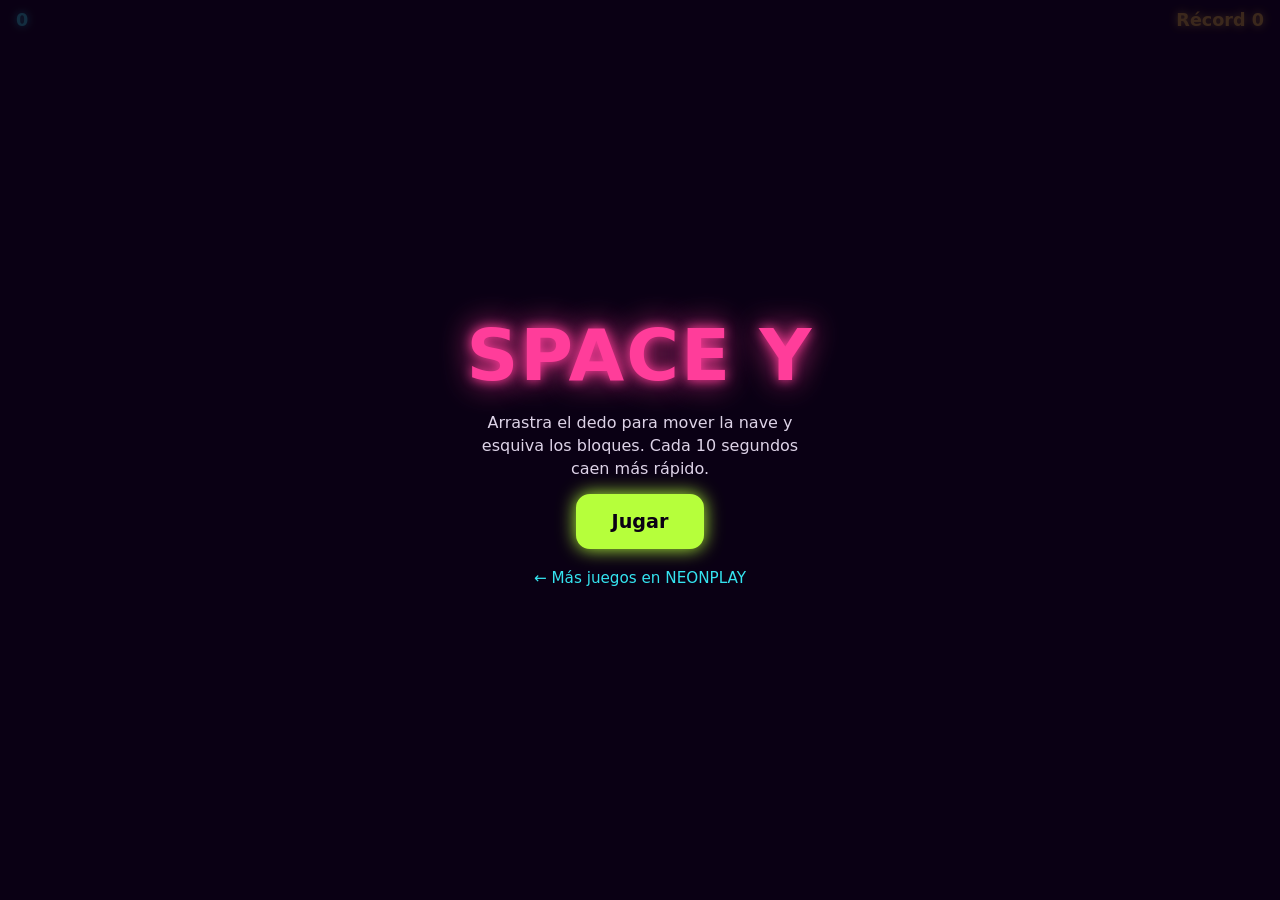
<file: online/space-y/index.html>
<!doctype html>
<html lang="es">
<head>
<meta charset="utf-8">
<meta name="viewport" content="width=device-width, initial-scale=1, maximum-scale=1, user-scalable=no">
<title>SPACE Y · Juego online de NEONPLAY</title>
<meta name="description" content="Esquiva los bloques neón con tu nave. Juego gratis en el navegador, sin descargar nada.">
<meta name="theme-color" content="#0B0014">
<!-- Solo código propio; el récord se guarda en el navegador y no se envía a ningún servidor -->
<meta http-equiv="Content-Security-Policy" content="default-src 'self'; script-src 'self'; style-src 'self'; img-src 'self' data:; connect-src 'none'; object-src 'none'; base-uri 'self'; form-action 'none'">
<link rel="icon" type="image/png" href="../../img/app/favicon-32.png">
<link rel="stylesheet" href="juego.css">
</head>
<body>
<canvas id="c"></canvas>
<div id="hud"><span class="p" id="puntos">0</span><span class="r" id="record">Récord 0</span></div>
<div id="pantalla">
  <h1>SPACE Y</h1>
  <p id="msg">Arrastra el dedo para mover la nave y esquiva los bloques. Cada 10 segundos caen más rápido.</p>
  <button id="jugar">Jugar</button>
  <a id="volver" href="../../#online">← Más juegos en NEONPLAY</a>
</div>
<script src="juego.js"></script>
</body>
</html>
</file>
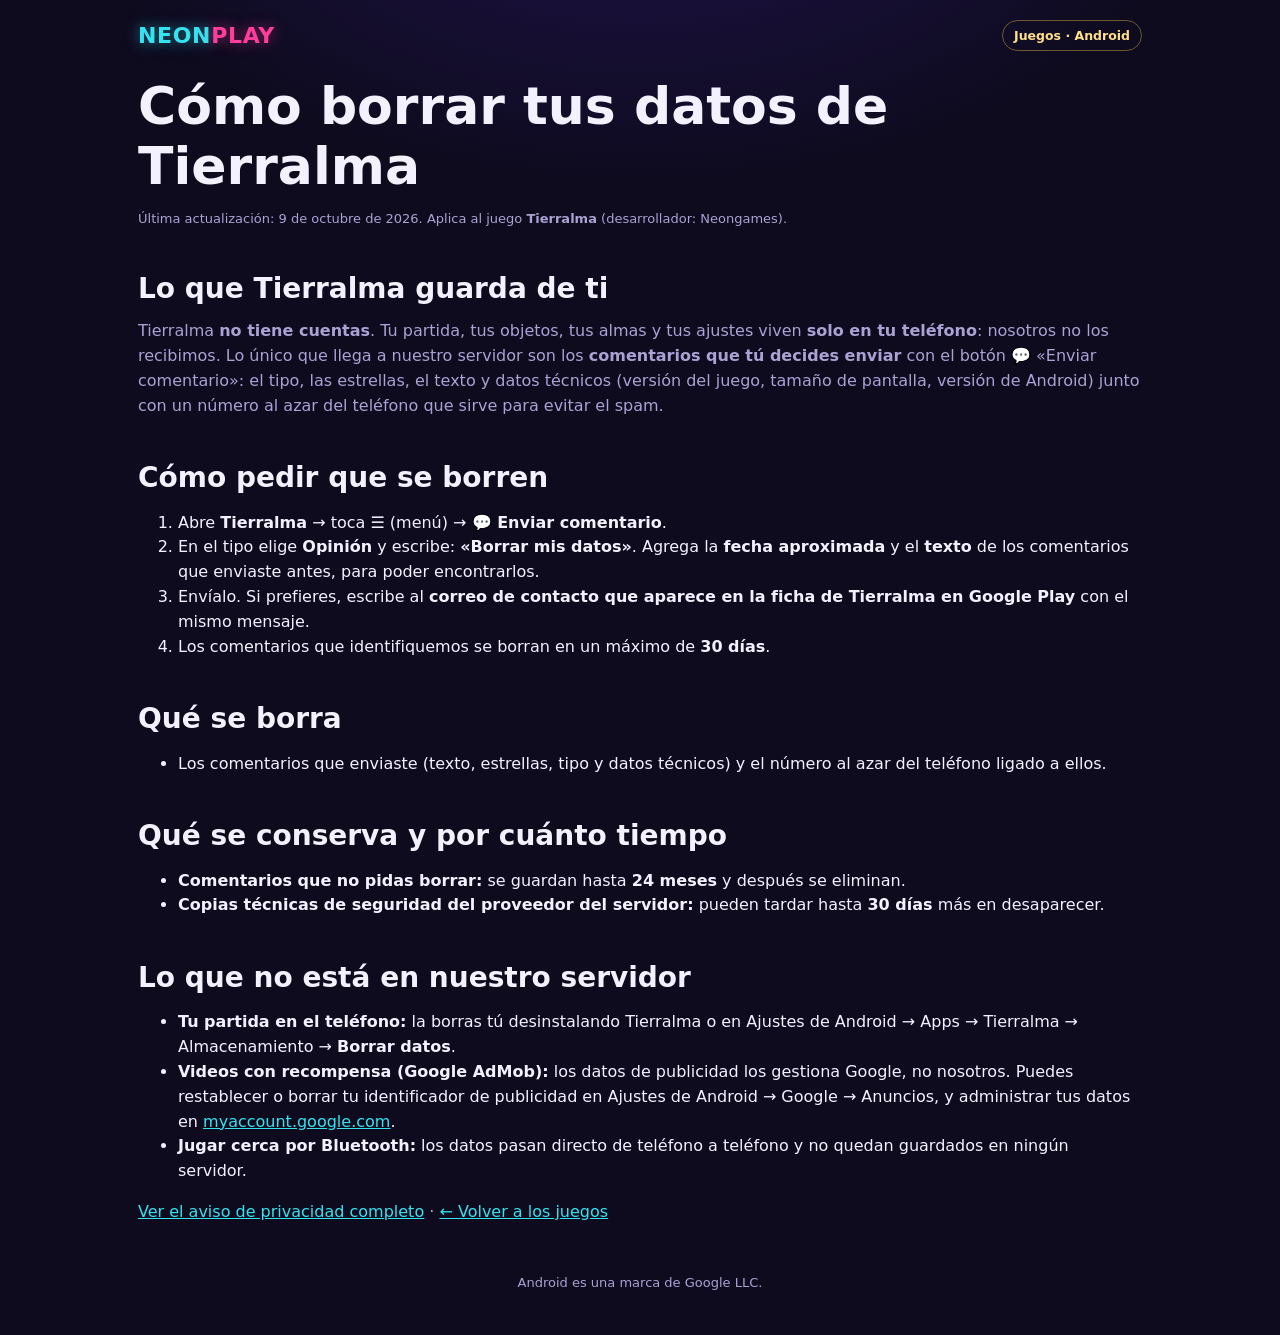
<file: borrar-datos.html>
<!DOCTYPE html>
<html lang="es">
<head>
<meta charset="UTF-8">
<meta name="viewport" content="width=device-width, initial-scale=1, viewport-fit=cover">
<title>Cómo borrar tus datos · Tierralma</title>
<meta name="description" content="Pasos para pedir que se borren tus datos de Tierralma (comentarios enviados desde el juego), qué se borra, qué se conserva y por cuánto tiempo.">
<meta name="theme-color" content="#0E0B1F">
<meta http-equiv="Content-Security-Policy" content="default-src 'self'; style-src 'self' https://fonts.googleapis.com; font-src https://fonts.gstatic.com; img-src 'self' data:; object-src 'none'; base-uri 'self'; form-action 'none'">
<link rel="icon" type="image/png" href="img/app/favicon-32.png">
<link href="https://fonts.googleapis.com/css2?family=Unbounded:wght@600;700&family=Onest:wght@400;500;600;700&display=swap" rel="stylesheet">
<link rel="stylesheet" href="estilos.css">
</head>
<body>
<header class="nav wrap"><a class="wordmark" href="index.html" aria-label="Volver a los juegos"><span class="n">NEON</span><span class="p">PLAY</span></a><span class="pill">Juegos · Android</span></header>
<main class="wrap faq">
  <h1>Cómo borrar tus datos de Tierralma</h1>
  <p class="muted small">Última actualización: 9 de octubre de 2026. Aplica al juego <b>Tierralma</b> (desarrollador: Neongames).</p>

  <h2>Lo que Tierralma guarda de ti</h2>
  <p>Tierralma <b>no tiene cuentas</b>. Tu partida, tus objetos, tus almas y tus ajustes viven <b>solo en tu teléfono</b>:
    nosotros no los recibimos. Lo único que llega a nuestro servidor son los <b>comentarios que tú decides enviar</b> con el
    botón 💬 «Enviar comentario»: el tipo, las estrellas, el texto y datos técnicos (versión del juego, tamaño de pantalla,
    versión de Android) junto con un número al azar del teléfono que sirve para evitar el spam.</p>

  <h2>Cómo pedir que se borren</h2>
  <ol>
    <li>Abre <b>Tierralma</b> → toca <b>☰</b> (menú) → <b>💬 Enviar comentario</b>.</li>
    <li>En el tipo elige <b>Opinión</b> y escribe: <b>«Borrar mis datos»</b>. Agrega la <b>fecha aproximada</b> y el
      <b>texto</b> de los comentarios que enviaste antes, para poder encontrarlos.</li>
    <li>Envíalo. Si prefieres, escribe al <b>correo de contacto que aparece en la ficha de Tierralma en Google Play</b> con el
      mismo mensaje.</li>
    <li>Los comentarios que identifiquemos se borran en un máximo de <b>30 días</b>.</li>
  </ol>

  <h2>Qué se borra</h2>
  <ul>
    <li>Los comentarios que enviaste (texto, estrellas, tipo y datos técnicos) y el número al azar del teléfono ligado a
      ellos.</li>
  </ul>

  <h2>Qué se conserva y por cuánto tiempo</h2>
  <ul>
    <li><b>Comentarios que no pidas borrar:</b> se guardan hasta <b>24 meses</b> y después se eliminan.</li>
    <li><b>Copias técnicas de seguridad del proveedor del servidor:</b> pueden tardar hasta <b>30 días</b> más en desaparecer.</li>
  </ul>

  <h2>Lo que no está en nuestro servidor</h2>
  <ul>
    <li><b>Tu partida en el teléfono:</b> la borras tú desinstalando Tierralma o en Ajustes de Android → Apps → Tierralma →
      Almacenamiento → <b>Borrar datos</b>.</li>
    <li><b>Videos con recompensa (Google AdMob):</b> los datos de publicidad los gestiona Google, no nosotros. Puedes
      restablecer o borrar tu identificador de publicidad en Ajustes de Android → Google → Anuncios, y administrar tus datos en
      <a href="https://myaccount.google.com/data-and-privacy">myaccount.google.com</a>.</li>
    <li><b>Jugar cerca por Bluetooth:</b> los datos pasan directo de teléfono a teléfono y no quedan guardados en ningún
      servidor.</li>
  </ul>

  <p><a href="privacidad.html">Ver el aviso de privacidad completo</a> · <a href="index.html">← Volver a los juegos</a></p>
</main>
<footer class="foot wrap"><p class="muted small">Android es una marca de Google LLC.</p></footer>
</body>
</html>
</file>
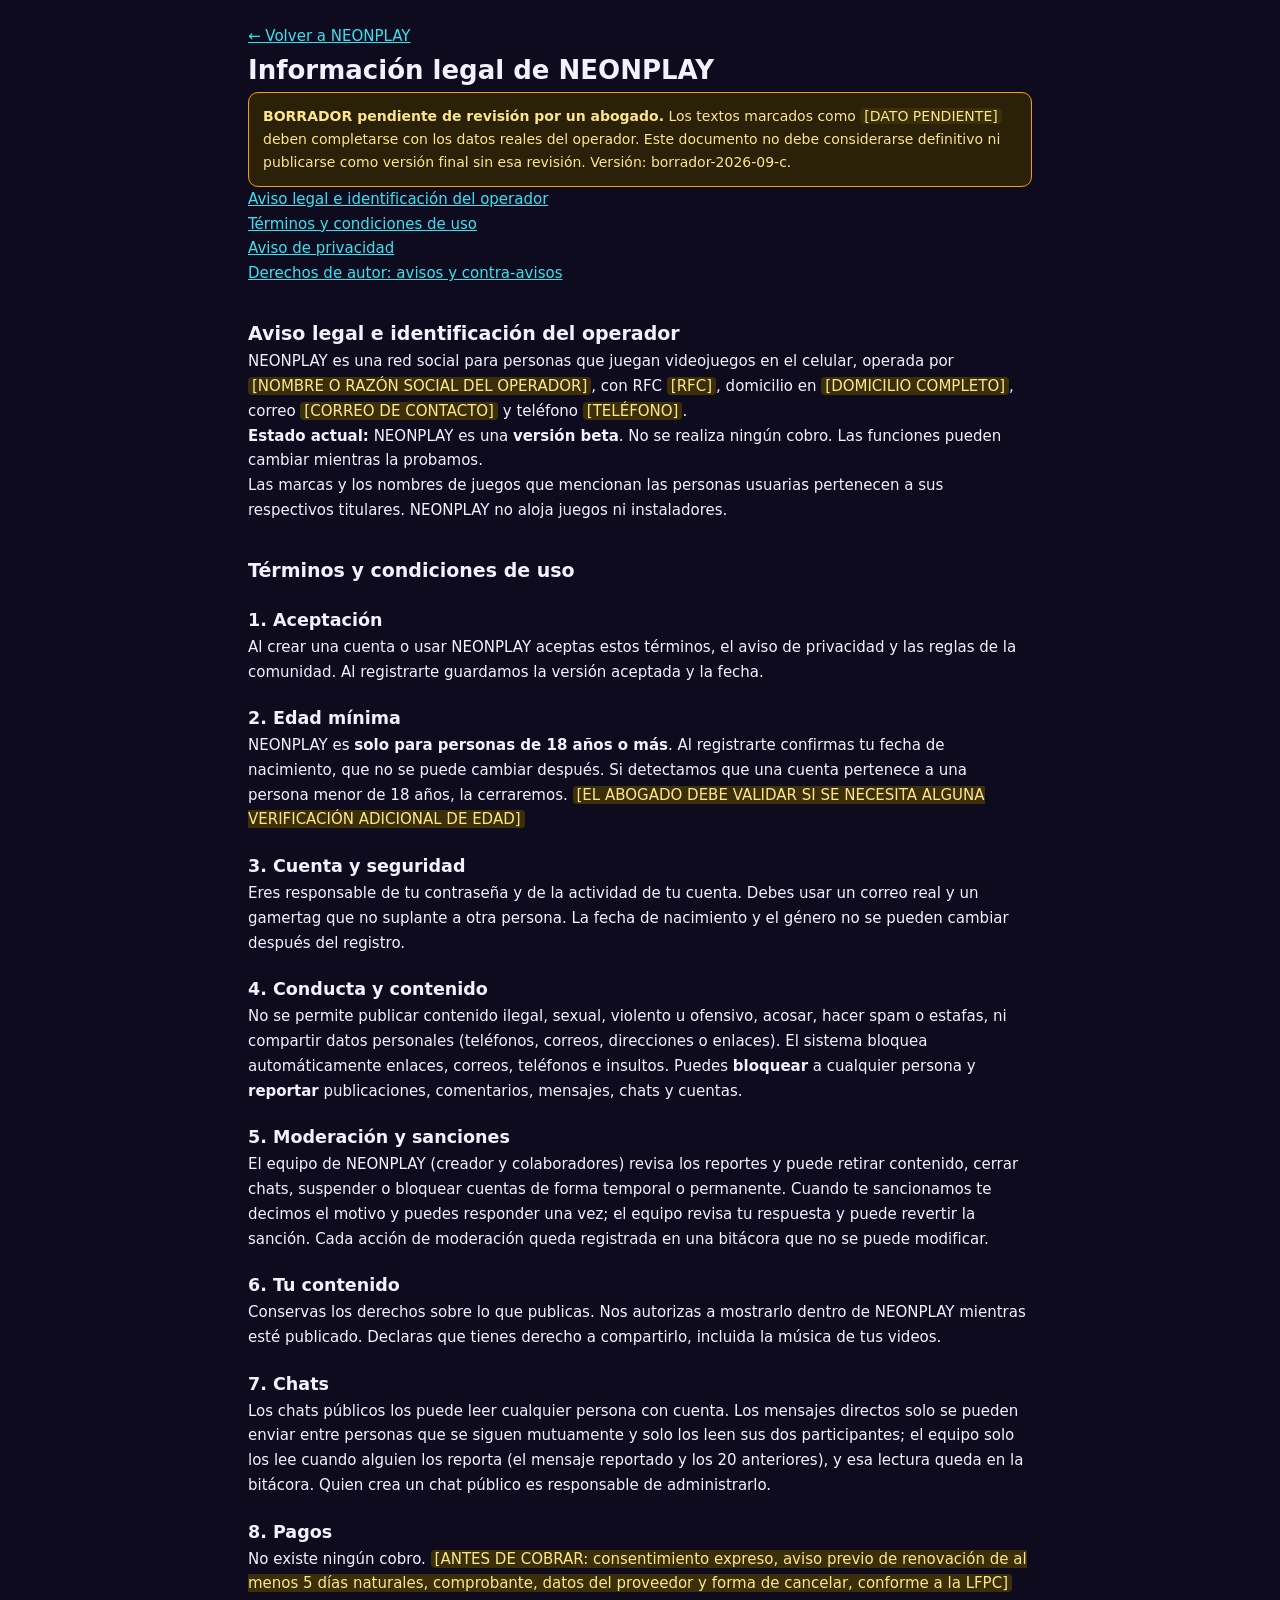
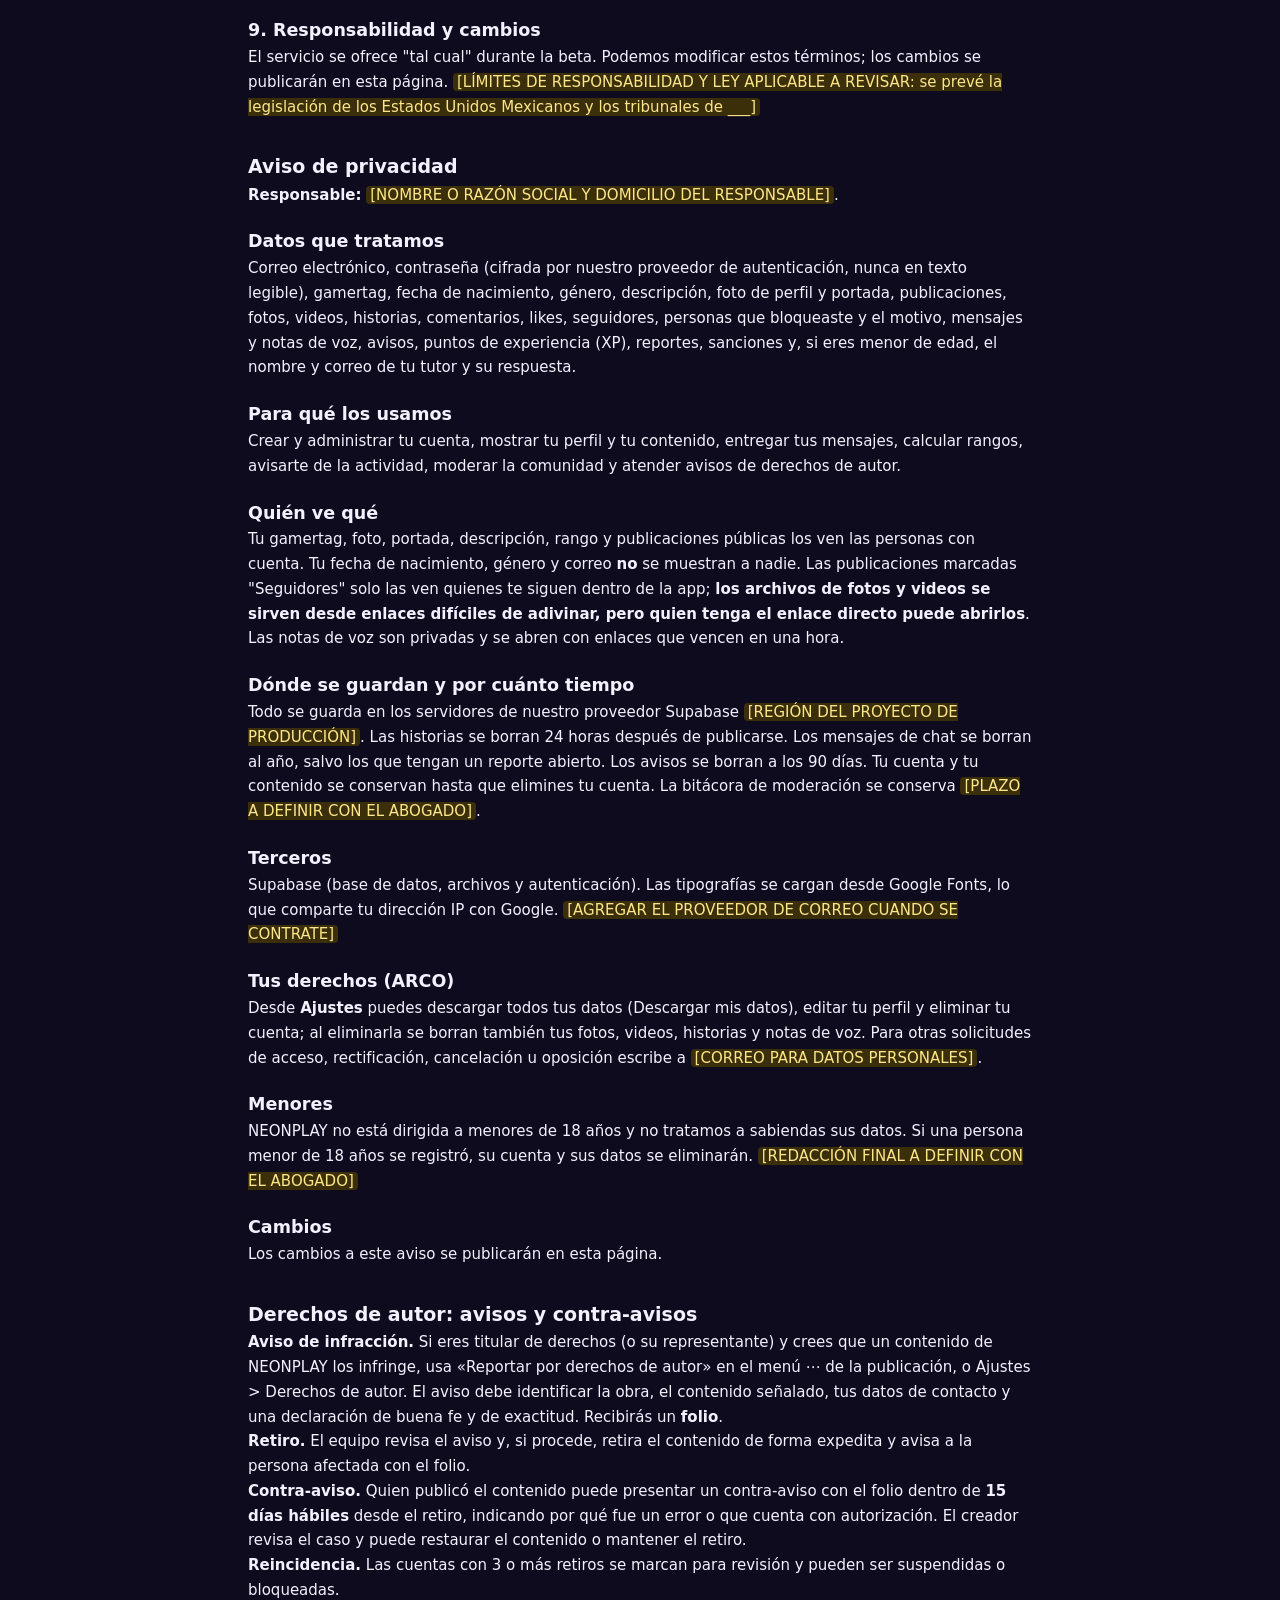
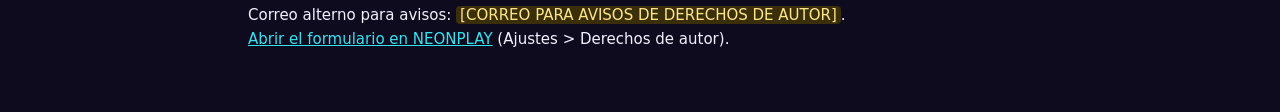
<file: legal.html>
<!DOCTYPE html>
<html lang="es">
<head>
<meta charset="UTF-8"><meta name="viewport" content="width=device-width,initial-scale=1.0">
<meta http-equiv="Content-Security-Policy" content="default-src 'self'; style-src 'self' 'unsafe-inline' https://fonts.googleapis.com; font-src 'self' https://fonts.gstatic.com; img-src 'self' data:; object-src 'none'; base-uri 'self'">
<title>NEONPLAY — Términos, Privacidad y Aviso legal</title>
<link rel="icon" type="image/png" sizes="32x32" href="assets/favicon-32.png">
<link rel="preconnect" href="https://fonts.googleapis.com"><link rel="preconnect" href="https://fonts.gstatic.com" crossorigin>
<link href="https://fonts.googleapis.com/css2?family=Unbounded:wght@600;700&family=Onest:wght@400;500;600;700&display=swap" rel="stylesheet">
<link rel="stylesheet" href="css/styles.css">
</head>
<body>
<main class="legal-page">
<p><a href="index.html">← Volver a NEONPLAY</a></p>
<h1>Información legal de NEONPLAY</h1>
<div class="legal-draft" role="note"><b>BORRADOR pendiente de revisión por un abogado.</b> Los textos marcados como <span class="ph">[DATO PENDIENTE]</span> deben completarse con los datos reales del operador. Este documento no debe considerarse definitivo ni publicarse como versión final sin esa revisión. Versión: borrador-2026-09-c.</div>
<nav aria-label="Índice"><ul><li><a href="#aviso-legal">Aviso legal e identificación del operador</a></li><li><a href="#terminos">Términos y condiciones de uso</a></li><li><a href="#privacidad">Aviso de privacidad</a></li><li><a href="#derechos">Derechos de autor: avisos y contra-avisos</a></li></ul></nav>

<h2 id="aviso-legal">Aviso legal e identificación del operador</h2>
<p>NEONPLAY es una red social para personas que juegan videojuegos en el celular, operada por <span class="ph">[NOMBRE O RAZÓN SOCIAL DEL OPERADOR]</span>, con RFC <span class="ph">[RFC]</span>, domicilio en <span class="ph">[DOMICILIO COMPLETO]</span>, correo <span class="ph">[CORREO DE CONTACTO]</span> y teléfono <span class="ph">[TELÉFONO]</span>.</p>
<p><b>Estado actual:</b> NEONPLAY es una <b>versión beta</b>. No se realiza ningún cobro. Las funciones pueden cambiar mientras la probamos.</p>
<p>Las marcas y los nombres de juegos que mencionan las personas usuarias pertenecen a sus respectivos titulares. NEONPLAY no aloja juegos ni instaladores.</p>

<h2 id="terminos">Términos y condiciones de uso</h2>
<h3>1. Aceptación</h3><p>Al crear una cuenta o usar NEONPLAY aceptas estos términos, el aviso de privacidad y las reglas de la comunidad. Al registrarte guardamos la versión aceptada y la fecha.</p>
<h3>2. Edad mínima</h3><p>NEONPLAY es <b>solo para personas de 18 años o más</b>. Al registrarte confirmas tu fecha de nacimiento, que no se puede cambiar después. Si detectamos que una cuenta pertenece a una persona menor de 18 años, la cerraremos. <span class="ph">[EL ABOGADO DEBE VALIDAR SI SE NECESITA ALGUNA VERIFICACIÓN ADICIONAL DE EDAD]</span></p>
<h3>3. Cuenta y seguridad</h3><p>Eres responsable de tu contraseña y de la actividad de tu cuenta. Debes usar un correo real y un gamertag que no suplante a otra persona. La fecha de nacimiento y el género no se pueden cambiar después del registro.</p>
<h3>4. Conducta y contenido</h3><p>No se permite publicar contenido ilegal, sexual, violento u ofensivo, acosar, hacer spam o estafas, ni compartir datos personales (teléfonos, correos, direcciones o enlaces). El sistema bloquea automáticamente enlaces, correos, teléfonos e insultos. Puedes <b>bloquear</b> a cualquier persona y <b>reportar</b> publicaciones, comentarios, mensajes, chats y cuentas.</p>
<h3>5. Moderación y sanciones</h3><p>El equipo de NEONPLAY (creador y colaboradores) revisa los reportes y puede retirar contenido, cerrar chats, suspender o bloquear cuentas de forma temporal o permanente. Cuando te sancionamos te decimos el motivo y puedes responder una vez; el equipo revisa tu respuesta y puede revertir la sanción. Cada acción de moderación queda registrada en una bitácora que no se puede modificar.</p>
<h3>6. Tu contenido</h3><p>Conservas los derechos sobre lo que publicas. Nos autorizas a mostrarlo dentro de NEONPLAY mientras esté publicado. Declaras que tienes derecho a compartirlo, incluida la música de tus videos.</p>
<h3>7. Chats</h3><p>Los chats públicos los puede leer cualquier persona con cuenta. Los mensajes directos solo se pueden enviar entre personas que se siguen mutuamente y solo los leen sus dos participantes; el equipo solo los lee cuando alguien los reporta (el mensaje reportado y los 20 anteriores), y esa lectura queda en la bitácora. Quien crea un chat público es responsable de administrarlo.</p>
<h3>8. Pagos</h3><p>No existe ningún cobro. <span class="ph">[ANTES DE COBRAR: consentimiento expreso, aviso previo de renovación de al menos 5 días naturales, comprobante, datos del proveedor y forma de cancelar, conforme a la LFPC]</span></p>
<h3>9. Responsabilidad y cambios</h3><p>El servicio se ofrece "tal cual" durante la beta. Podemos modificar estos términos; los cambios se publicarán en esta página. <span class="ph">[LÍMITES DE RESPONSABILIDAD Y LEY APLICABLE A REVISAR: se prevé la legislación de los Estados Unidos Mexicanos y los tribunales de ___]</span></p>

<h2 id="privacidad">Aviso de privacidad</h2>
<p><b>Responsable:</b> <span class="ph">[NOMBRE O RAZÓN SOCIAL Y DOMICILIO DEL RESPONSABLE]</span>.</p>
<h3>Datos que tratamos</h3><p>Correo electrónico, contraseña (cifrada por nuestro proveedor de autenticación, nunca en texto legible), gamertag, fecha de nacimiento, género, descripción, foto de perfil y portada, publicaciones, fotos, videos, historias, comentarios, likes, seguidores, personas que bloqueaste y el motivo, mensajes y notas de voz, avisos, puntos de experiencia (XP), reportes, sanciones y, si eres menor de edad, el nombre y correo de tu tutor y su respuesta.</p>
<h3>Para qué los usamos</h3><p>Crear y administrar tu cuenta, mostrar tu perfil y tu contenido, entregar tus mensajes, calcular rangos, avisarte de la actividad, moderar la comunidad y atender avisos de derechos de autor.</p>
<h3>Quién ve qué</h3><p>Tu gamertag, foto, portada, descripción, rango y publicaciones públicas los ven las personas con cuenta. Tu fecha de nacimiento, género y correo <b>no</b> se muestran a nadie. Las publicaciones marcadas "Seguidores" solo las ven quienes te siguen dentro de la app; <b>los archivos de fotos y videos se sirven desde enlaces difíciles de adivinar, pero quien tenga el enlace directo puede abrirlos</b>. Las notas de voz son privadas y se abren con enlaces que vencen en una hora.</p>
<h3>Dónde se guardan y por cuánto tiempo</h3><p>Todo se guarda en los servidores de nuestro proveedor Supabase <span class="ph">[REGIÓN DEL PROYECTO DE PRODUCCIÓN]</span>. Las historias se borran 24 horas después de publicarse. Los mensajes de chat se borran al año, salvo los que tengan un reporte abierto. Los avisos se borran a los 90 días. Tu cuenta y tu contenido se conservan hasta que elimines tu cuenta. La bitácora de moderación se conserva <span class="ph">[PLAZO A DEFINIR CON EL ABOGADO]</span>.</p>
<h3>Terceros</h3><p>Supabase (base de datos, archivos y autenticación). Las tipografías se cargan desde Google Fonts, lo que comparte tu dirección IP con Google. <span class="ph">[AGREGAR EL PROVEEDOR DE CORREO CUANDO SE CONTRATE]</span></p>
<h3>Tus derechos (ARCO)</h3><p>Desde <b>Ajustes</b> puedes descargar todos tus datos (Descargar mis datos), editar tu perfil y eliminar tu cuenta; al eliminarla se borran también tus fotos, videos, historias y notas de voz. Para otras solicitudes de acceso, rectificación, cancelación u oposición escribe a <span class="ph">[CORREO PARA DATOS PERSONALES]</span>.</p>
<h3>Menores</h3><p>NEONPLAY no está dirigida a menores de 18 años y no tratamos a sabiendas sus datos. Si una persona menor de 18 años se registró, su cuenta y sus datos se eliminarán. <span class="ph">[REDACCIÓN FINAL A DEFINIR CON EL ABOGADO]</span></p>
<h3>Cambios</h3><p>Los cambios a este aviso se publicarán en esta página.</p>

<h2 id="derechos">Derechos de autor: avisos y contra-avisos</h2>
<p><b>Aviso de infracción.</b> Si eres titular de derechos (o su representante) y crees que un contenido de NEONPLAY los infringe, usa «Reportar por derechos de autor» en el menú ⋯ de la publicación, o Ajustes &gt; Derechos de autor. El aviso debe identificar la obra, el contenido señalado, tus datos de contacto y una declaración de buena fe y de exactitud. Recibirás un <b>folio</b>.</p>
<p><b>Retiro.</b> El equipo revisa el aviso y, si procede, retira el contenido de forma expedita y avisa a la persona afectada con el folio.</p>
<p><b>Contra-aviso.</b> Quien publicó el contenido puede presentar un contra-aviso con el folio dentro de <b>15 días hábiles</b> desde el retiro, indicando por qué fue un error o que cuenta con autorización. El creador revisa el caso y puede restaurar el contenido o mantener el retiro.</p>
<p><b>Reincidencia.</b> Las cuentas con 3 o más retiros se marcan para revisión y pueden ser suspendidas o bloqueadas.</p>
<p>Correo alterno para avisos: <span class="ph">[CORREO PARA AVISOS DE DERECHOS DE AUTOR]</span>.</p>
<p><a href="index.html#/ajustes">Abrir el formulario en NEONPLAY</a> (Ajustes &gt; Derechos de autor).</p>
</main>
</body>
</html>
</file>
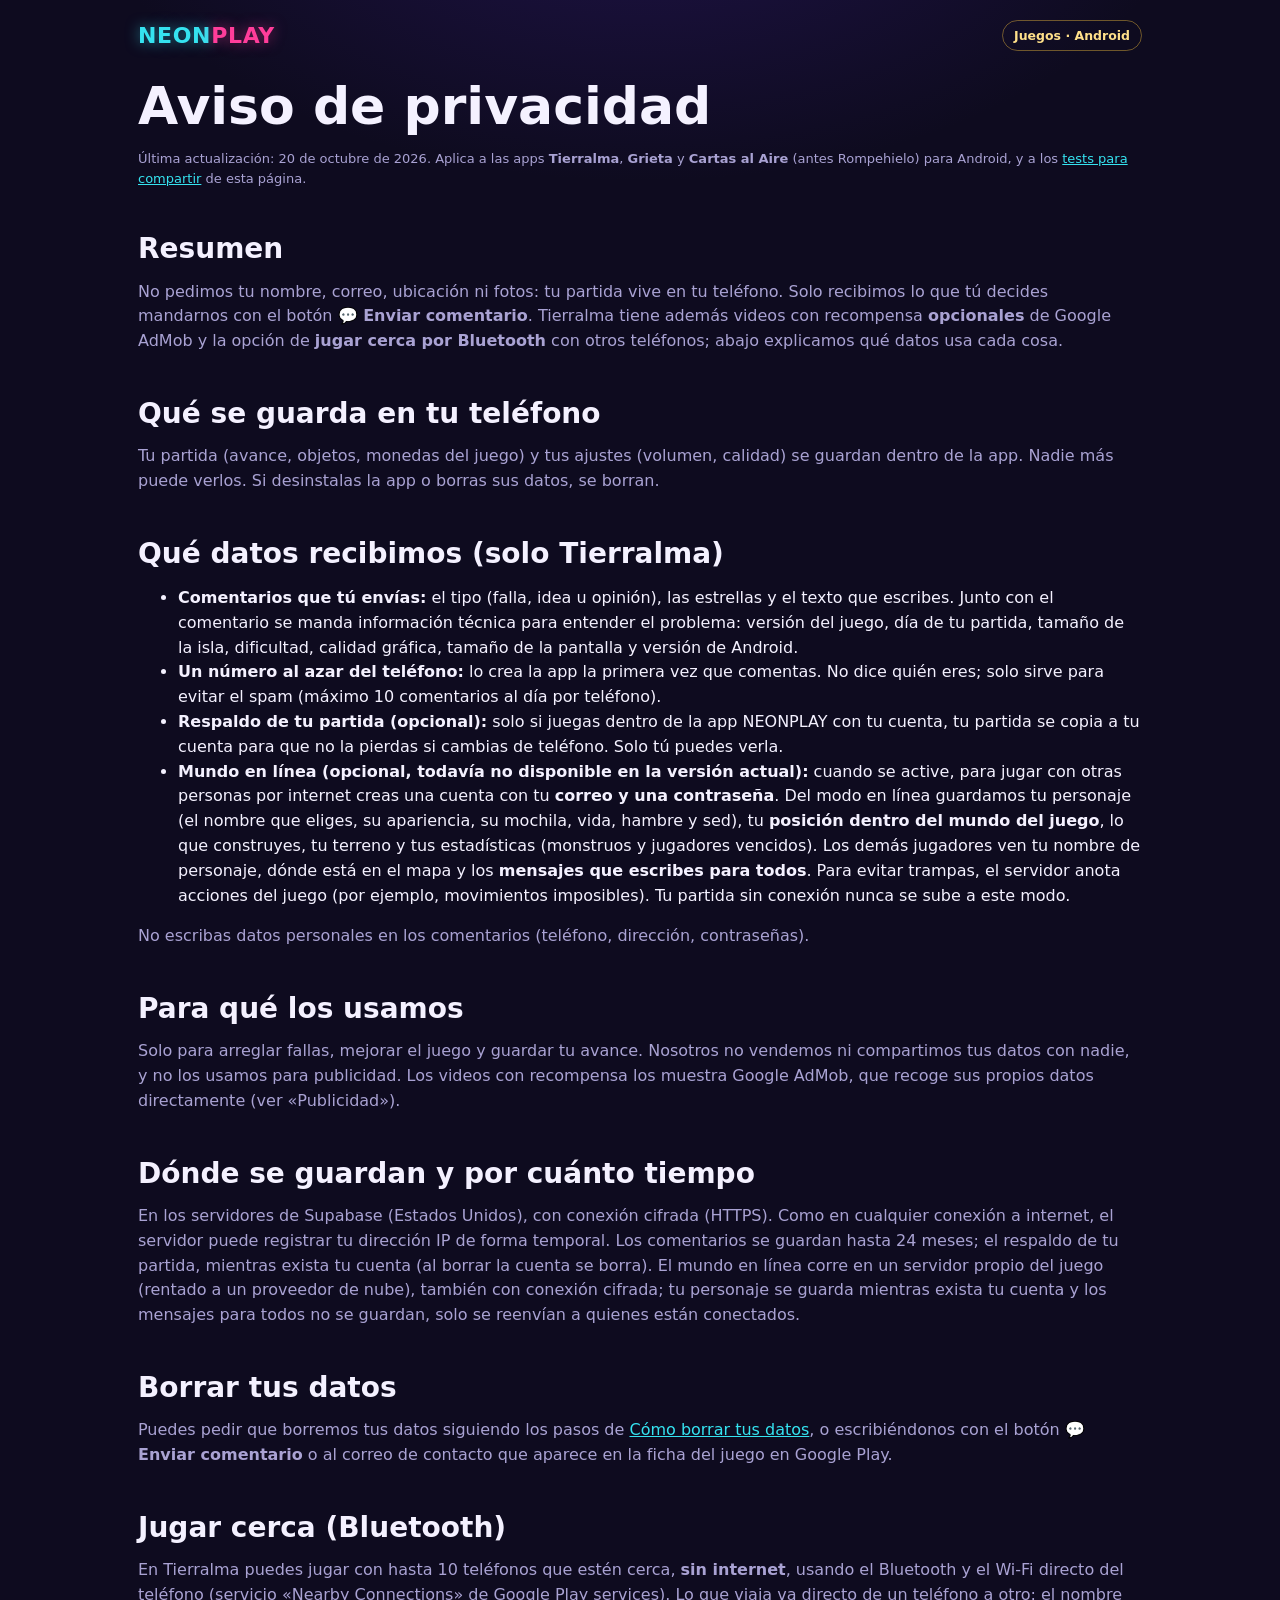
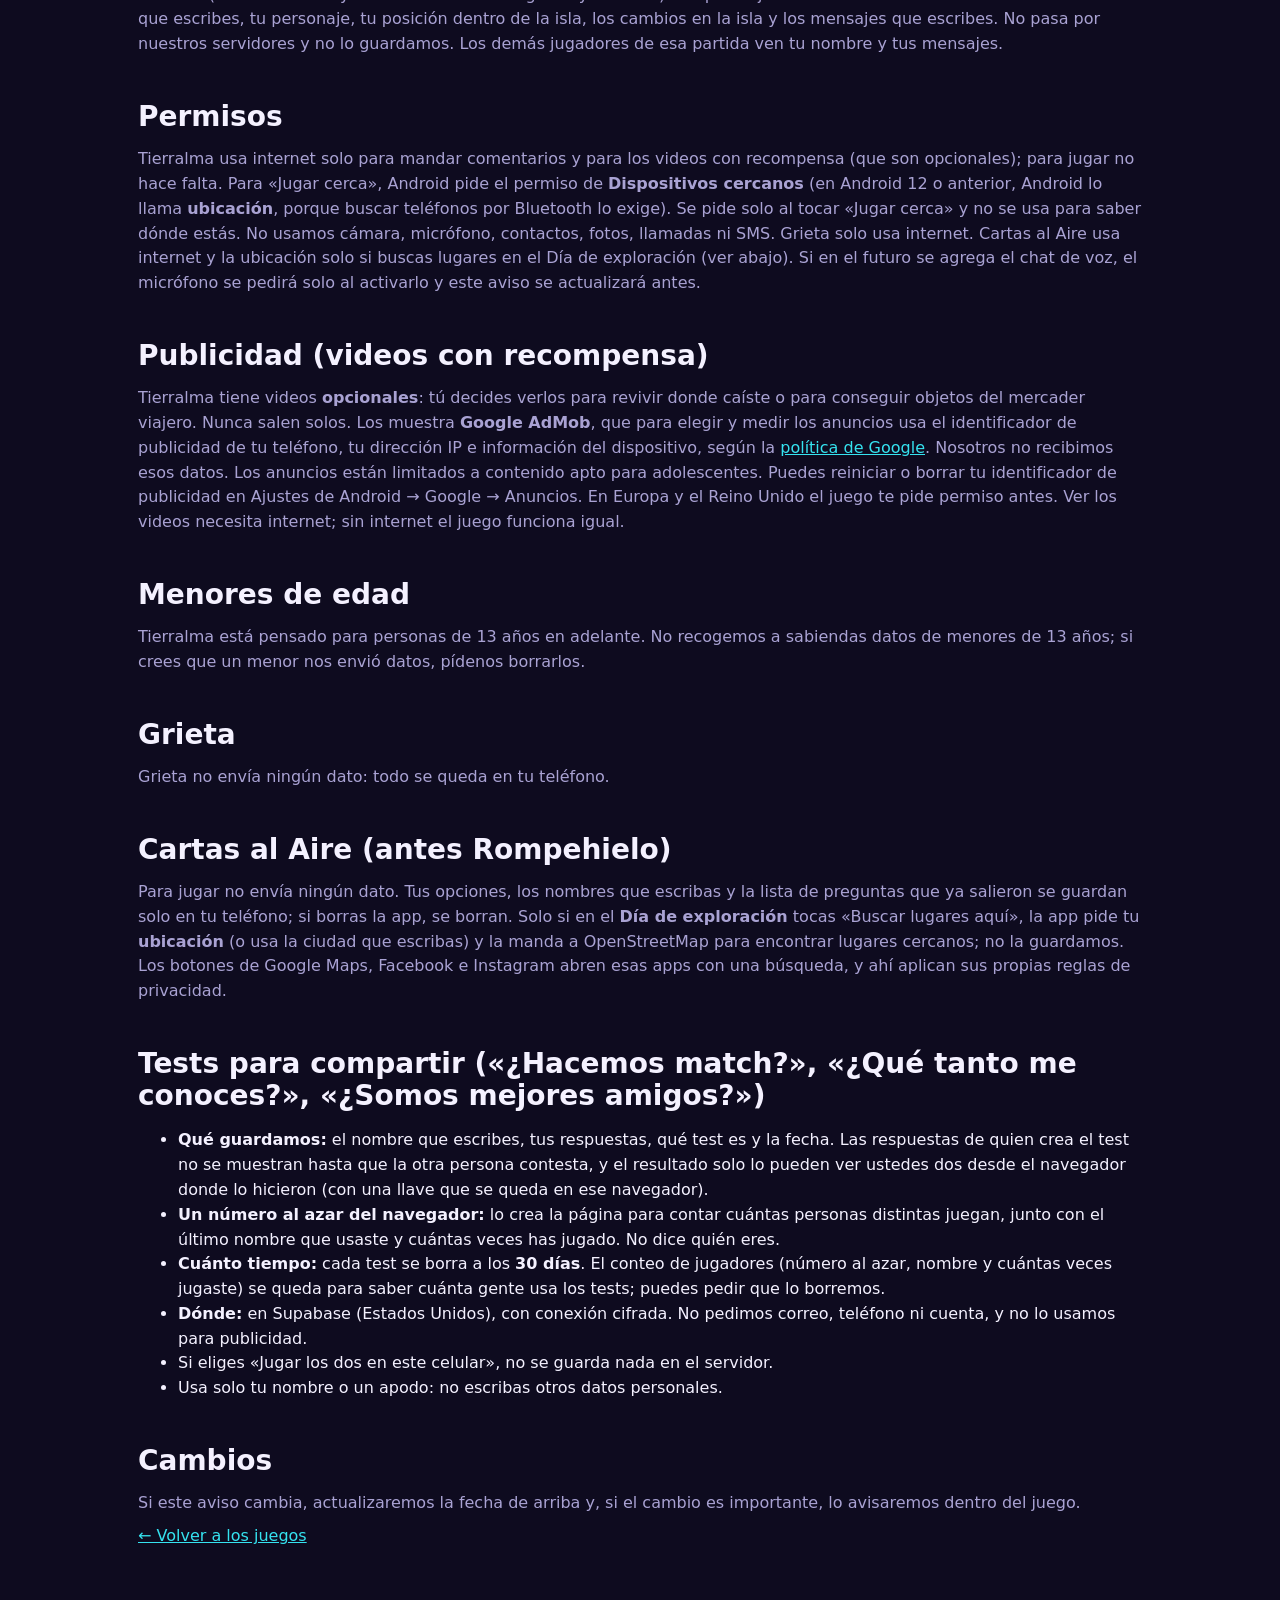
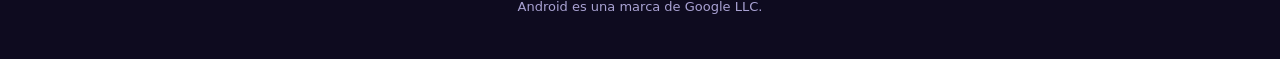
<file: privacidad.html>
<!DOCTYPE html>
<html lang="es">
<head>
<meta charset="UTF-8">
<meta name="viewport" content="width=device-width, initial-scale=1, viewport-fit=cover">
<title>Aviso de privacidad · Tierralma, Grieta, Cartas al Aire y tests</title>
<meta name="theme-color" content="#0E0B1F">
<meta http-equiv="Content-Security-Policy" content="default-src 'self'; style-src 'self' https://fonts.googleapis.com; font-src https://fonts.gstatic.com; img-src 'self' data:; object-src 'none'; base-uri 'self'; form-action 'none'">
<link rel="icon" type="image/png" href="img/app/favicon-32.png">
<link href="https://fonts.googleapis.com/css2?family=Unbounded:wght@600;700&family=Onest:wght@400;500;600;700&display=swap" rel="stylesheet">
<link rel="stylesheet" href="estilos.css">
</head>
<body>
<header class="nav wrap"><a class="wordmark" href="index.html" aria-label="Volver a los juegos"><span class="n">NEON</span><span class="p">PLAY</span></a><span class="pill">Juegos · Android</span></header>
<main class="wrap faq">
  <h1>Aviso de privacidad</h1>
  <p class="muted small">Última actualización: 20 de octubre de 2026. Aplica a las apps <b>Tierralma</b>, <b>Grieta</b> y <b>Cartas al Aire</b> (antes Rompehielo) para Android, y a los <a href="#tests">tests para compartir</a> de esta página.</p>

  <h2>Resumen</h2>
  <p>No pedimos tu nombre, correo, ubicación ni fotos: tu partida vive en tu teléfono. Solo recibimos lo que tú decides
    mandarnos con el botón <b>💬 Enviar comentario</b>. Tierralma tiene además videos con recompensa <b>opcionales</b> de
    Google AdMob y la opción de <b>jugar cerca por Bluetooth</b> con otros teléfonos; abajo explicamos qué datos usa cada
    cosa.</p>

  <h2>Qué se guarda en tu teléfono</h2>
  <p>Tu partida (avance, objetos, monedas del juego) y tus ajustes (volumen, calidad) se guardan dentro de la app. Nadie
    más puede verlos. Si desinstalas la app o borras sus datos, se borran.</p>

  <h2>Qué datos recibimos (solo Tierralma)</h2>
  <ul>
    <li><b>Comentarios que tú envías:</b> el tipo (falla, idea u opinión), las estrellas y el texto que escribes. Junto con
      el comentario se manda información técnica para entender el problema: versión del juego, día de tu partida, tamaño
      de la isla, dificultad, calidad gráfica, tamaño de la pantalla y versión de Android.</li>
    <li><b>Un número al azar del teléfono:</b> lo crea la app la primera vez que comentas. No dice quién eres; solo sirve
      para evitar el spam (máximo 10 comentarios al día por teléfono).</li>
    <li><b>Respaldo de tu partida (opcional):</b> solo si juegas dentro de la app NEONPLAY con tu cuenta, tu partida se copia
      a tu cuenta para que no la pierdas si cambias de teléfono. Solo tú puedes verla.</li>
    <li><b>Mundo en línea (opcional, todavía no disponible en la versión actual):</b> cuando se active, para jugar con otras personas por internet creas una cuenta con tu <b>correo y una
      contraseña</b>. Del modo en línea guardamos tu personaje (el nombre que eliges, su apariencia, su mochila, vida,
      hambre y sed), tu <b>posición dentro del mundo del juego</b>, lo que construyes, tu terreno y tus estadísticas
      (monstruos y jugadores vencidos). Los demás jugadores ven tu nombre de personaje, dónde está en el mapa y los
      <b>mensajes que escribes para todos</b>. Para evitar trampas, el servidor anota acciones del juego (por ejemplo,
      movimientos imposibles). Tu partida sin conexión nunca se sube a este modo.</li>
  </ul>
  <p>No escribas datos personales en los comentarios (teléfono, dirección, contraseñas).</p>

  <h2>Para qué los usamos</h2>
  <p>Solo para arreglar fallas, mejorar el juego y guardar tu avance. Nosotros no vendemos ni compartimos tus datos con
    nadie, y no los usamos para publicidad. Los videos con recompensa los muestra Google AdMob, que recoge sus propios
    datos directamente (ver «Publicidad»).</p>

  <h2>Dónde se guardan y por cuánto tiempo</h2>
  <p>En los servidores de Supabase (Estados Unidos), con conexión cifrada (HTTPS). Como en cualquier conexión a internet,
    el servidor puede registrar tu dirección IP de forma temporal. Los comentarios se guardan hasta 24 meses; el respaldo
    de tu partida, mientras exista tu cuenta (al borrar la cuenta se borra). El mundo en línea corre en un servidor propio
    del juego (rentado a un proveedor de nube), también con conexión cifrada; tu personaje se guarda mientras exista tu
    cuenta y los mensajes para todos no se guardan, solo se reenvían a quienes están conectados.</p>

  <h2>Borrar tus datos</h2>
  <p>Puedes pedir que borremos tus datos siguiendo los pasos de <a href="borrar-datos.html">Cómo borrar tus datos</a>, o escribiéndonos con el botón
    <b>💬 Enviar comentario</b> o al correo de contacto que aparece en la ficha del juego en Google Play.</p>

  <h2>Jugar cerca (Bluetooth)</h2>
  <p>En Tierralma puedes jugar con hasta 10 teléfonos que estén cerca, <b>sin internet</b>, usando el Bluetooth y el
    Wi-Fi directo del teléfono (servicio «Nearby Connections» de Google Play services). Lo que viaja va directo de un
    teléfono a otro: el nombre que escribes, tu personaje, tu posición dentro de la isla, los cambios en la isla y los
    mensajes que escribes. No pasa por nuestros servidores y no lo guardamos. Los demás jugadores de esa partida ven tu
    nombre y tus mensajes.</p>

  <h2>Permisos</h2>
  <p>Tierralma usa internet solo para mandar comentarios y para los videos con recompensa (que son opcionales); para
    jugar no hace falta. Para «Jugar cerca», Android pide el permiso de
    <b>Dispositivos cercanos</b> (en Android 12 o anterior, Android lo llama <b>ubicación</b>, porque buscar teléfonos por
    Bluetooth lo exige). Se pide solo al tocar «Jugar cerca» y no se usa para saber dónde estás. No usamos cámara,
    micrófono, contactos, fotos, llamadas ni SMS. Grieta solo usa internet. Cartas al Aire usa internet y la ubicación solo si buscas lugares en el Día de exploración (ver abajo). Si en el futuro se agrega el chat de voz, el micrófono se pedirá solo
    al activarlo y este aviso se actualizará antes.</p>

  <h2>Publicidad (videos con recompensa)</h2>
  <p>Tierralma tiene videos <b>opcionales</b>: tú decides verlos para revivir donde caíste o para conseguir objetos
    del mercader viajero. Nunca salen solos. Los muestra <b>Google AdMob</b>, que para elegir y medir los anuncios usa
    el identificador de publicidad de tu teléfono, tu dirección IP e información del dispositivo, según la
    <a href="https://policies.google.com/technologies/ads?hl=es">política de Google</a>. Nosotros no recibimos esos datos.
    Los anuncios están limitados a contenido apto para adolescentes. Puedes reiniciar o borrar tu identificador de
    publicidad en Ajustes de Android → Google → Anuncios. En Europa y el Reino Unido el juego te pide permiso antes.
    Ver los videos necesita internet; sin internet el juego funciona igual.</p>

  <h2>Menores de edad</h2>
  <p>Tierralma está pensado para personas de 13 años en adelante. No recogemos a sabiendas datos de menores de 13 años;
    si crees que un menor nos envió datos, pídenos borrarlos.</p>

  <h2>Grieta</h2>
  <p>Grieta no envía ningún dato: todo se queda en tu teléfono.</p>

  <h2>Cartas al Aire (antes Rompehielo)</h2>
  <p>Para jugar no envía ningún dato. Tus opciones, los nombres que escribas y la lista de preguntas que ya salieron se
    guardan solo en tu teléfono; si borras la app, se borran. Solo si en el <b>Día de exploración</b> tocas «Buscar lugares
    aquí», la app pide tu <b>ubicación</b> (o usa la ciudad que escribas) y la manda a OpenStreetMap para encontrar lugares
    cercanos; no la guardamos. Los botones de Google Maps, Facebook e Instagram abren esas apps con una búsqueda, y ahí
    aplican sus propias reglas de privacidad.</p>

  <h2 id="tests">Tests para compartir («¿Hacemos match?», «¿Qué tanto me conoces?», «¿Somos mejores amigos?»)</h2>
  <ul>
    <li><b>Qué guardamos:</b> el nombre que escribes, tus respuestas, qué test es y la fecha. Las respuestas de quien
      crea el test no se muestran hasta que la otra persona contesta, y el resultado solo lo pueden ver ustedes dos desde
      el navegador donde lo hicieron (con una llave que se queda en ese navegador).</li>
    <li><b>Un número al azar del navegador:</b> lo crea la página para contar cuántas personas distintas juegan, junto con
      el último nombre que usaste y cuántas veces has jugado. No dice quién eres.</li>
    <li><b>Cuánto tiempo:</b> cada test se borra a los <b>30 días</b>. El conteo de jugadores (número al azar, nombre y
      cuántas veces jugaste) se queda para saber cuánta gente usa los tests; puedes pedir que lo borremos.</li>
    <li><b>Dónde:</b> en Supabase (Estados Unidos), con conexión cifrada. No pedimos correo, teléfono ni cuenta, y no lo
      usamos para publicidad.</li>
    <li>Si eliges «Jugar los dos en este celular», no se guarda nada en el servidor.</li>
    <li>Usa solo tu nombre o un apodo: no escribas otros datos personales.</li>
  </ul>

  <h2>Cambios</h2>
  <p>Si este aviso cambia, actualizaremos la fecha de arriba y, si el cambio es importante, lo avisaremos dentro del juego.</p>
  <p><a href="index.html">← Volver a los juegos</a></p>
</main>
<footer class="foot wrap"><p class="muted small">Android es una marca de Google LLC.</p></footer>
</body>
</html>
</file>
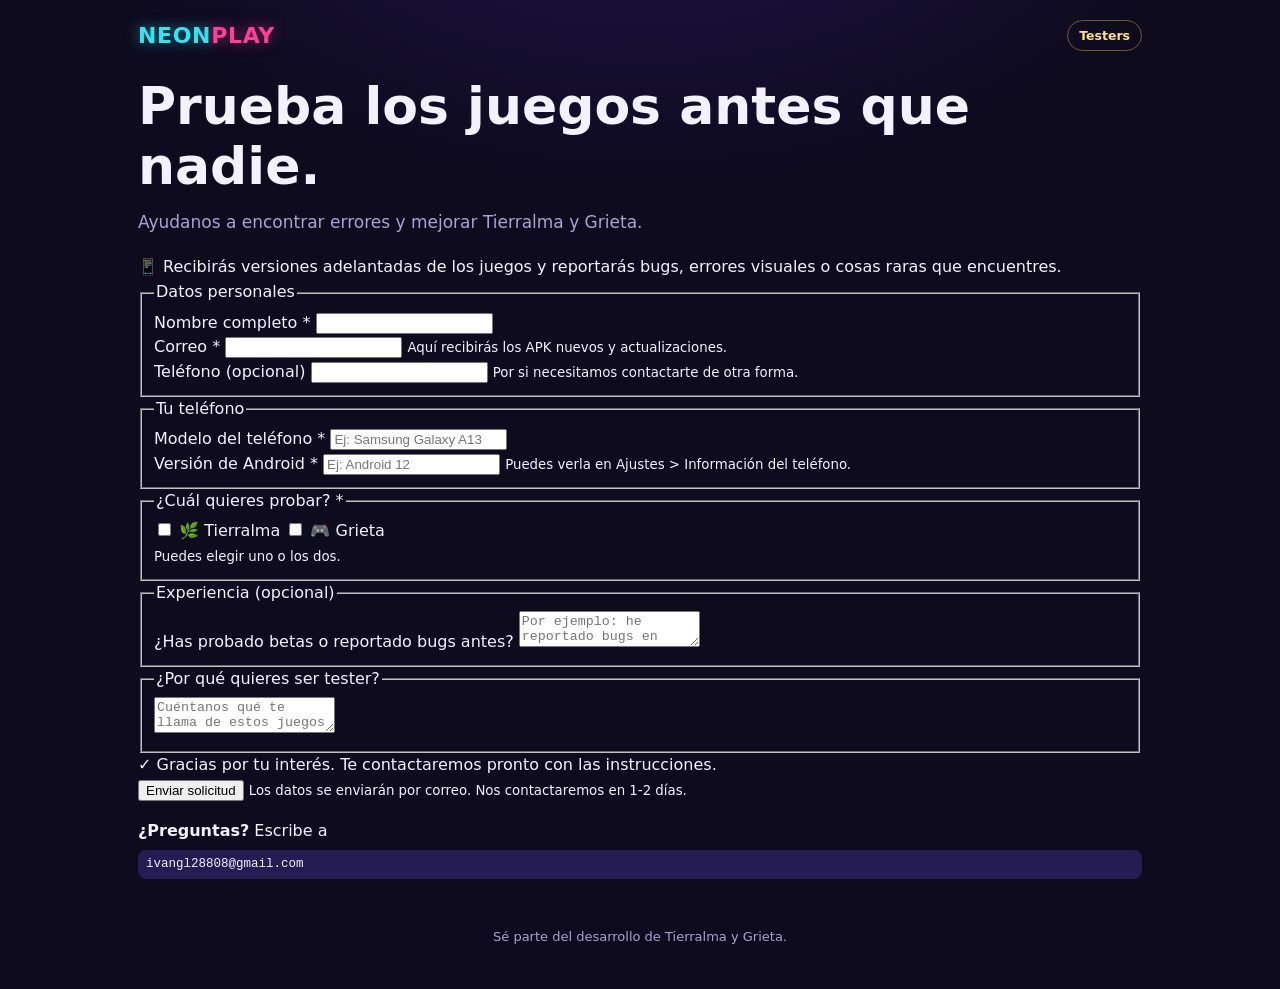
<file: testers.html>
<!DOCTYPE html>
<html lang="es">
<head>
<meta charset="UTF-8">
<meta name="viewport" content="width=device-width, initial-scale=1, viewport-fit=cover">
<title>Sé tester · Tierralma y Grieta</title>
<meta name="theme-color" content="#0E0B1F">
<meta http-equiv="Content-Security-Policy" content="default-src 'self'; script-src 'self'; style-src 'self' https://fonts.googleapis.com; font-src https://fonts.gstatic.com; img-src 'self' data:; object-src 'none'; base-uri 'self'; form-action 'none'">
<link rel="icon" type="image/png" href="img/app/favicon-32.png">
<link href="https://fonts.googleapis.com/css2?family=Unbounded:wght@600;700&family=Onest:wght@400;500;600;700&display=swap" rel="stylesheet">
<link rel="stylesheet" href="estilos.css">
<style>
body{background:radial-gradient(800px 460px at 50% -140px,#3a1f8a66,transparent 70%),var(--bg)}
.formulario{max-width:680px;margin:0 auto}
.campo{margin-bottom:20px;display:grid;gap:6px}
.campo label{font-weight:600;color:var(--text);font-size:14px}
.campo input,.campo textarea,.campo select{width:100%;padding:11px 14px;border-radius:12px;border:1px solid var(--line);background:var(--card);color:var(--text);font:16px var(--fb);box-sizing:border-box}
.campo textarea{resize:vertical;min-height:100px;font-family:var(--fb)}
.campo input:focus,.campo textarea:focus,.campo select:focus{outline:none;border-color:var(--cyan);background:var(--card2)}
.campo small{color:var(--dim);font-size:13px}
.juegos{display:grid;grid-template-columns:1fr 1fr;gap:10px}
.juegos label{display:flex;align-items:center;gap:8px;padding:10px 12px;border-radius:12px;background:var(--card);border:1px solid var(--line);cursor:pointer;font-weight:500;margin:0}
.juegos label input{width:18px;height:18px;cursor:pointer;margin:0}
.juegos label:hover{border-color:var(--cyan);background:var(--card2)}
.enviar{display:grid;gap:12px}
.btn-enviar{padding:14px;border-radius:14px;background:var(--cyan);color:#00222A;font-weight:700;font-size:16px;border:none;cursor:pointer}
.btn-enviar:hover{filter:brightness(1.08)}
.info{padding:12px 14px;border-radius:12px;background:var(--card);border:1px solid var(--line);color:var(--dim);font-size:14px;margin-bottom:20px}
.exito{padding:14px;border-radius:12px;background:#22C55E22;border:1px solid #22C55E55;color:#22C55E;text-align:center;display:none}
@media (max-width:500px){.juegos{grid-template-columns:1fr}}
</style>
</head>
<body>
<header class="nav wrap"><a class="wordmark" href="index.html"><span class="n">NEON</span><span class="p">PLAY</span></a><span class="pill">Testers</span></header>
<main class="wrap formulario">
  <section style="margin-top:32px;margin-bottom:36px;text-align:center">
    <h1>Prueba los juegos antes que nadie.</h1>
    <p class="lead" style="color:var(--dim);margin:12px 0 0">Ayudanos a encontrar errores y mejorar Tierralma y Grieta.</p>
  </section>

  <div class="info">
    📱 Recibirás versiones adelantadas de los juegos y reportarás bugs, errores visuales o cosas raras que encuentres.
  </div>

  <form id="formularioTesters" style="display:grid;gap:28px">
    <fieldset style="border:none;padding:0;margin:0">
      <legend style="font-weight:700;margin-bottom:12px;color:var(--text)">Datos personales</legend>

      <div class="campo">
        <label for="nombre">Nombre completo *</label>
        <input type="text" id="nombre" name="nombre" required>
      </div>

      <div class="campo">
        <label for="email">Correo *</label>
        <input type="email" id="email" name="email" required>
        <small>Aquí recibirás los APK nuevos y actualizaciones.</small>
      </div>

      <div class="campo">
        <label for="telefono">Teléfono (opcional)</label>
        <input type="tel" id="telefono" name="telefono">
        <small>Por si necesitamos contactarte de otra forma.</small>
      </div>
    </fieldset>

    <fieldset style="border:none;padding:0;margin:0">
      <legend style="font-weight:700;margin-bottom:12px;color:var(--text)">Tu teléfono</legend>

      <div class="campo">
        <label for="modelo">Modelo del teléfono *</label>
        <input type="text" id="modelo" name="modelo" placeholder="Ej: Samsung Galaxy A13" required>
      </div>

      <div class="campo">
        <label for="android">Versión de Android *</label>
        <input type="text" id="android" name="android" placeholder="Ej: Android 12" required>
        <small>Puedes verla en Ajustes > Información del teléfono.</small>
      </div>
    </fieldset>

    <fieldset style="border:none;padding:0;margin:0">
      <legend style="font-weight:700;margin-bottom:12px;color:var(--text)">¿Cuál quieres probar? *</legend>
      <div class="juegos">
        <label><input type="checkbox" name="juego" value="tierralma"> 🌿 Tierralma</label>
        <label><input type="checkbox" name="juego" value="grieta"> 🎮 Grieta</label>
      </div>
      <small style="color:var(--dim);display:block;margin-top:8px">Puedes elegir uno o los dos.</small>
    </fieldset>

    <fieldset style="border:none;padding:0;margin:0">
      <legend style="font-weight:700;margin-bottom:12px;color:var(--text)">Experiencia (opcional)</legend>

      <div class="campo">
        <label for="experiencia">¿Has probado betas o reportado bugs antes?</label>
        <textarea id="experiencia" name="experiencia" placeholder="Por ejemplo: he reportado bugs en otros juegos, tengo experiencia con testing, etc."></textarea>
      </div>
    </fieldset>

    <fieldset style="border:none;padding:0;margin:0">
      <legend style="font-weight:700;margin-bottom:12px;color:var(--text)">¿Por qué quieres ser tester?</legend>

      <div class="campo">
        <textarea id="motivacion" name="motivacion" placeholder="Cuéntanos qué te llama de estos juegos y por qué quieres ayudar." required></textarea>
      </div>
    </fieldset>

    <div class="exito" id="msj-exito">✓ Gracias por tu interés. Te contactaremos pronto con las instrucciones.</div>

    <div class="enviar">
      <button type="submit" class="btn-enviar">Enviar solicitud</button>
      <small style="color:var(--dim);text-align:center">Los datos se enviarán por correo. Nos contactaremos en 1-2 días.</small>
    </div>
  </form>

  <div style="margin-top:48px;padding:14px;border-radius:14px;background:var(--card);border:1px solid var(--line)">
    <p style="margin:0;color:var(--dim);font-size:14px"><b>¿Preguntas?</b> Escribe a <code style="background:var(--card2);padding:2px 6px;border-radius:4px">ivangl28808@gmail.com</code></p>
  </div>
</main>

<footer class="foot wrap" style="margin-top:48px"><p class="muted small">Sé parte del desarrollo de Tierralma y Grieta.</p></footer>

<script>
const form = document.getElementById('formularioTesters');
const msj = document.getElementById('msj-exito');

form.addEventListener('submit', async (e) => {
  e.preventDefault();

  const nombre = document.getElementById('nombre').value;
  const email = document.getElementById('email').value;
  const juegos = Array.from(document.querySelectorAll('[name="juego"]:checked')).map(x => x.value).join(', ');

  if (!juegos) {
    alert('Elige al menos un juego para probar.');
    return;
  }

  const datos = {
    nombre: nombre,
    email: email,
    telefono: document.getElementById('telefono').value,
    modelo: document.getElementById('modelo').value,
    android: document.getElementById('android').value,
    juegos: juegos,
    experiencia: document.getElementById('experiencia').value,
    motivacion: document.getElementById('motivacion').value
  };

  // Aquí se enviaría a tu backend o servicio de email
  // Por ahora, simulamos el envío
  console.log('Formulario enviado:', datos);

  // Mostrar mensaje de éxito
  form.style.display = 'none';
  msj.style.display = 'block';

  // Scroll al mensaje
  msj.scrollIntoView({ behavior: 'smooth' });

  // Opcional: enviar por email usando un servicio como Formspree, EmailJS, etc.
  // await fetch('https://formspree.io/f/YOUR_FORM_ID', {
  //   method: 'POST',
  //   headers: { 'Content-Type': 'application/json' },
  //   body: JSON.stringify(datos)
  // });
});
</script>
</body>
</html>
</file>
<file: match/match.css>
/* ¿Hacemos match?: test de compatibilidad (mismos colores que la página de NEONPLAY) */
[hidden]{display:none!important}
:root{--bg:#0E0B1F;--card:#1B1640;--card2:#241C52;--line:#2E2765;--text:#F4F1FF;--dim:#A9A2D3;--pink:#FF3D9A;--amber:#F2B84B;--green:#22C55E;
  --fd:'Unbounded','Arial Black',system-ui,sans-serif;--fb:'Onest',system-ui,-apple-system,'Segoe UI',Roboto,sans-serif}
*{box-sizing:border-box}
body{margin:0;min-height:100vh;background:radial-gradient(700px 420px at 50% -120px,#8a1f5a66,transparent 70%),var(--bg);color:var(--text);font:16px/1.5 var(--fb);-webkit-text-size-adjust:100%}
a{color:var(--amber)}
.caja{width:100%;max-width:520px;margin:0 auto;padding:18px 16px 28px}
.cab{display:flex;align-items:center;gap:10px;margin-bottom:16px}
.logo{font-size:30px;line-height:1}
.nombre{font:700 20px/1 var(--fd)}.nombre b{color:var(--pink);text-shadow:0 0 14px #FF3D9A88}
.panel{padding:20px 18px;border-radius:22px;background:var(--card);border:1px solid var(--line)}
.centro{text-align:center}
h1{font:700 clamp(24px,7vw,32px)/1.15 var(--fd);margin:0 0 10px}
.sub{color:var(--dim);margin:0 0 16px}
.nota{color:var(--dim);font-size:13px;text-align:center;margin:12px 0 0}
.eyebrow{display:block;font-size:12px;font-weight:700;letter-spacing:.12em;text-transform:uppercase;color:var(--dim);margin-bottom:8px}
.grande{font:700 clamp(21px,6vw,26px)/1.25 var(--fd);margin:6px 0 18px}
.campo{display:block;margin-bottom:12px}
.campo span{display:block;font-weight:700;font-size:14px;margin-bottom:5px}
.campo input{width:100%;padding:13px 14px;border-radius:14px;border:1px solid var(--line);background:var(--card2);color:var(--text);font:inherit}
.campo input:focus{outline:2px solid var(--pink);outline-offset:1px}
.btn,.btn2,.btn3{display:block;width:100%;padding:15px 16px;border-radius:16px;font:800 17px var(--fb);cursor:pointer;margin-top:10px}
.btn{border:0;background:var(--pink);color:#1C0024;box-shadow:0 0 24px #FF3D9A55}
.btn2{border:1px solid #FF3D9A77;background:#FF3D9A12;color:#FF9CCB}
.btn3{border:1px solid var(--line);background:transparent;color:var(--dim);font-weight:600;font-size:15px}
.btn:active,.btn2:active,.btn3:active,.opciones button:active{transform:scale(.98)}
.barra{display:flex;justify-content:space-between;align-items:baseline;gap:8px}
.cuenta{color:var(--dim);font-size:14px;white-space:nowrap}
.progreso{height:6px;border-radius:99px;background:var(--card2);overflow:hidden;margin-bottom:14px}
.progreso i{display:block;height:100%;width:0;background:var(--pink);transition:width .25s}
.opciones{display:grid;gap:9px}
.opciones button{padding:14px;border-radius:14px;border:1px solid var(--line);background:var(--card2);color:var(--text);font:600 16px var(--fb);text-align:left;cursor:pointer}
@media (hover:hover){.opciones button:hover{border-color:#FF3D9A88}}
.pct{font:700 64px/1 var(--fd);color:var(--pink);text-shadow:0 0 26px #FF3D9A77;margin:6px 0}
.detalle{margin:18px 0 6px;display:grid;gap:8px}
.fila{padding:11px 12px;border-radius:14px;background:var(--card2);border:1px solid var(--line)}
.fila b{display:block;font-size:14.5px}
.fila span{display:block;color:var(--dim);font-size:14px;margin-top:2px}
.fila.si{border-color:#22C55E66}.fila.si b::before{content:"✓ ";color:var(--green)}
.fila.no b::before{content:"✗ ";color:var(--pink)}
.pie{color:var(--dim);font-size:14px;text-align:center;margin-top:18px}
/* Enlace, espera y mis tests */
.fila2{display:grid;grid-template-columns:1fr 1fr;gap:8px}
.espera{display:flex;align-items:center;justify-content:center;gap:10px;color:var(--dim);margin:16px 0 0;font-weight:600}
.espera i{width:16px;height:16px;border-radius:50%;border:2px solid var(--line);border-top-color:var(--pink);animation:gira .9s linear infinite}
@keyframes gira{to{transform:rotate(360deg)}}
@media (prefers-reduced-motion:reduce){.espera i{animation:none}}
.mios-caja{margin-top:18px}.mios-caja>b{display:block;margin-bottom:8px}
.mios{display:grid;gap:6px}
.mio{display:flex;justify-content:space-between;gap:10px;padding:11px 12px;border-radius:14px;background:var(--card2);border:1px solid var(--line);color:var(--text);text-decoration:none;font-size:14.5px}
.mio-n{font-weight:700}.mio-e{color:var(--dim);text-align:right}.mio-e.ok{color:var(--green);font-weight:700}
.aviso-ok{display:inline-block;margin:0 0 12px;padding:6px 12px;border-radius:99px;background:#22C55E1f;border:1px solid #22C55E66;color:#86efac;font-weight:700;font-size:14px}
/* Más juegos */
.juegos-cta{display:flex;align-items:center;gap:12px;margin:16px 0 4px;padding:14px;border-radius:18px;text-decoration:none;color:var(--text);
  background:linear-gradient(135deg,#35E3F022,#FF3D9A22);border:1px solid #35E3F066}
.juegos-cta>span:first-child{font-size:30px}
.juegos-cta b{display:block;font-size:16px}.juegos-cta small{display:block;color:var(--dim);font-size:13.5px}
.otros-caja{margin-top:20px}.otros-caja>b{display:block;margin:0 2px 8px;font-family:var(--fd);font-size:16px}
.otros{display:flex;gap:10px;overflow-x:auto;scroll-snap-type:x mandatory;padding-bottom:6px}
.otro{flex:none;width:min(62%,220px);scroll-snap-align:start;padding:14px;border-radius:18px;background:var(--card);border:1px solid var(--line);color:var(--text);text-decoration:none}
.otro-i{display:block;font-size:28px;margin-bottom:6px}.otro b{display:block;font-size:15px;line-height:1.25}.otro small{display:block;color:var(--dim);font-size:13px;margin-top:3px}
.otro.juegos{border-color:#35E3F066;background:linear-gradient(160deg,#35E3F018,var(--card))}
</file>
<file: animador/animador.css>
:root { --bg: #0b1018; --panel: #141c2a; --linea: #26324a; --fg: #eef3fb; --dim: #93a3bd; --acento: #ff8a4c; --acento2: #5cc8ff; }
* { box-sizing: border-box; }
body { margin: 0; background: radial-gradient(600px 340px at 90% -120px, #5cc8ff22, transparent 70%), radial-gradient(520px 320px at -10% 8%, #ff8a4c1a, transparent 70%), var(--bg);
  color: var(--fg); font-family: Onest, system-ui, sans-serif; line-height: 1.5; min-height: 100vh; }
.caja { max-width: 560px; margin: 0 auto; padding: 28px 16px 40px; display: flex; flex-direction: column; gap: 16px; }
.cab { display: flex; align-items: center; gap: 14px; }
.logo { font-size: 2.2rem; width: 60px; height: 60px; display: grid; place-items: center; border-radius: 18px; background: var(--panel); border: 1px solid var(--linea); }
h1 { font-family: Unbounded, sans-serif; margin: 0; font-size: 1.6rem; }
h2 { font-family: Unbounded, sans-serif; margin: 0 0 8px; font-size: 1rem; }
.sub { margin: 2px 0 0; color: var(--dim); }
.tarjeta { background: var(--panel); border: 1px solid var(--linea); border-radius: 20px; padding: 18px; }
.estado { margin: 0; font-weight: 700; font-size: 1.15rem; }
.datos { margin: 2px 0 14px; color: var(--dim); font-size: .9rem; }
.datos:empty { display: none; }
.btn { display: block; text-align: center; padding: 15px; border-radius: 15px; background: linear-gradient(180deg, #ffa27a, var(--acento)); color: #1b0b03; font-weight: 700; text-decoration: none; font-size: 1.05rem; margin-top: 10px; }
.nota { color: var(--dim); font-size: .85rem; margin: 12px 0 0; }
ul { margin: 0; padding-left: 20px; } li { margin: 4px 0; }
.pie { text-align: center; color: var(--dim); font-size: .82rem; }
a { color: var(--acento2); }
</file>
<file: online/space-y/juego.css>
:root { --fondo: #0B0014; --rosa: #FF3D9A; --cian: #35E3F0; --amarillo: #FFC83D; --lima: #B6FF3B; --texto: #F5EAFF; }
  * { box-sizing: border-box; margin: 0; padding: 0; }
  html, body { height: 100%; background: var(--fondo); color: var(--texto); font-family: system-ui, sans-serif; overflow: hidden; touch-action: none; user-select: none; -webkit-user-select: none; }
  canvas { display: block; width: 100vw; height: 100vh; height: 100dvh; }
  #hud { position: fixed; top: 10px; left: 0; right: 0; display: flex; justify-content: space-between; padding: 0 16px; font-weight: 700; font-size: 1.1rem; pointer-events: none; }
  #hud .p { color: var(--cian); text-shadow: 0 0 8px var(--cian); }
  #hud .r { color: var(--amarillo); text-shadow: 0 0 8px var(--amarillo); }
  #pantalla { position: fixed; inset: 0; display: flex; flex-direction: column; align-items: center; justify-content: center; gap: 14px; text-align: center; padding: 16px; background: #0B0014CC; }
  #pantalla[hidden] { display: none; }
  h1 { font-size: clamp(2.6rem, 12vw, 4.5rem); color: var(--rosa); text-shadow: 0 0 12px var(--rosa), 0 0 32px var(--rosa); letter-spacing: 2px; }
  #msg { max-width: 320px; line-height: 1.45; opacity: .9; }
  button { font: inherit; font-weight: 700; font-size: 1.2rem; padding: 14px 34px; border-radius: 14px; border: 2px solid var(--lima); color: var(--fondo); background: var(--lima); box-shadow: 0 0 18px var(--lima); cursor: pointer; }
  button:active { transform: scale(.97); }
  #volver { color: var(--cian); font-size: .95rem; text-decoration: none; margin-top: 6px; }
</file>
<file: estilos.css>
/* Página pública de descarga de NEONPLAY: mismos colores y letras que la app beta */
[hidden]{display:none!important}
:root{--bg:#0E0B1F;--card:#1B1640;--card2:#241C52;--line:#2E2765;--text:#F4F1FF;--dim:#A9A2D3;--pink:#FF3D9A;--cyan:#35E3F0;--amber:#FFC83D;--green:#22C55E;
  --fd:'Unbounded','Arial Black',system-ui,sans-serif;--fb:'Onest',system-ui,-apple-system,'Segoe UI',Roboto,sans-serif}
*{box-sizing:border-box}
html{scroll-behavior:smooth}
body{margin:0;background:radial-gradient(800px 460px at 50% -140px,#3a1f8a66,transparent 70%),var(--bg);color:var(--text);font:16px/1.55 var(--fb);-webkit-text-size-adjust:100%}
a{color:var(--cyan)}
img{max-width:100%}
.wrap{width:100%;max-width:1040px;margin:0 auto;padding:0 18px}
.muted{color:var(--dim)}.small{font-size:13px}
h1,h2{font-family:var(--fd);line-height:1.15;margin:0}
h1{font-size:clamp(30px,6vw,52px);margin:6px 0 12px}
h2{font-size:clamp(21px,3.4vw,28px);margin:44px 0 14px}
.nav{display:flex;justify-content:space-between;align-items:center;padding-top:20px;padding-bottom:20px}
.wordmark{font:700 22px/1 var(--fd);letter-spacing:.03em;text-decoration:none}
.wordmark .n{color:var(--cyan);text-shadow:0 0 14px #35E3F088}.wordmark .p{color:var(--pink);text-shadow:0 0 14px #FF3D9A88}
.pill{font-size:12.5px;padding:5px 11px;border-radius:99px;border:1px solid #FFC83D66;color:#FFE08A;font-weight:700;white-space:nowrap}
.hero{display:grid;gap:18px}
.lead{color:var(--dim);font-size:17px;margin:0 0 20px}
.dl{display:flex;flex-direction:column;gap:8px;padding:16px;border-radius:22px;background:linear-gradient(135deg,#FF3D9A22,#35E3F016);border:1px solid #FF3D9A55}
.dl small{text-align:center;color:var(--dim)}
.btn{display:block;text-align:center;padding:16px 18px;border-radius:16px;background:var(--pink);color:#1C0024;font-weight:800;font-size:18px;text-decoration:none;box-shadow:0 0 24px #FF3D9A66}
.btn:hover,.btn:focus-visible{filter:brightness(1.08)}
.btn[aria-disabled="true"]{background:var(--card2);color:var(--dim);box-shadow:none;pointer-events:none}
.pj{position:relative;height:230px;margin:0;border-radius:22px;overflow:hidden;border:1px solid var(--line);background:radial-gradient(260px 160px at 50% 100%,#FF3D9A33,transparent 70%),radial-gradient(300px 200px at 50% 0%,#35E3F022,transparent 70%),#0a0817}
.pj img{position:absolute;bottom:-6px;filter:drop-shadow(0 8px 18px #000a)}
.pj .a{left:7%;height:190px}.pj .l{left:50%;transform:translateX(-50%);height:222px;z-index:2}.pj .k{right:7%;height:195px}
.shots{display:flex;gap:12px;overflow-x:auto;scroll-snap-type:x mandatory;padding-bottom:6px}
.phone{flex:none;width:min(62vw,230px);margin:0;scroll-snap-align:start;border-radius:26px;padding:7px;background:#050409;border:1px solid #ffffff22;box-shadow:0 12px 28px #0009}
.phone img{display:block;width:100%;aspect-ratio:9/19;object-fit:cover;object-position:top;border-radius:20px}
.phone figcaption{text-align:center;font-size:13px;color:var(--dim);padding:6px 0 2px}
.cards{display:grid;gap:10px}
.card{display:grid;grid-template-columns:auto 1fr;gap:12px;align-items:center;padding:14px;border-radius:18px;background:var(--card);border:1px solid var(--line);color:inherit;text-decoration:none}
.card.col{grid-template-columns:1fr}
.card b{display:block}.card small{display:block;color:var(--dim)}
.card.games{grid-template-columns:1fr}
.icons{display:flex;gap:6px;flex-wrap:wrap}.icons img{width:48px;height:48px;border-radius:12px}
.ic{width:44px;height:44px;display:grid;place-items:center;border-radius:14px;background:#35E3F01a;font-size:23px}
.ic-img{width:44px;height:44px}
.warn{padding:4px 18px 16px;border-radius:22px;border:1px solid #FFC83D66;background:#FFC83D10;margin-top:44px}
.warn h2{margin-top:18px}
.warn p{margin:0 0 10px}
.perm{display:grid;gap:6px;margin:0;padding:0;list-style:none}
.perm li{display:flex;gap:8px}.perm .ok{color:var(--green)}.perm .no{color:#FF6B8A}
.steps{counter-reset:s;display:grid;gap:10px;margin:0;padding:0;list-style:none}
.steps li{counter-increment:s;display:grid;grid-template-columns:36px 1fr;gap:10px;align-items:start;padding:12px;border-radius:16px;background:var(--card);border:1px solid var(--line)}
.steps li::before{content:counter(s);width:32px;height:32px;display:grid;place-items:center;border-radius:50%;background:var(--pink);color:#1C0024;font-weight:800}
.steps small{display:block;color:var(--dim)}
.trust{display:grid;gap:10px}
code{font:12.5px/1.4 ui-monospace,Consolas,monospace;color:var(--text);word-break:break-all;background:var(--card2);padding:6px 8px;border-radius:8px;margin-top:6px;display:block}
.faq details{padding:12px 14px;border-radius:14px;background:var(--card);border:1px solid var(--line);margin-bottom:8px}
.faq summary{font-weight:700;cursor:pointer}
.faq p{margin:8px 0 0;color:var(--dim)}
.foot{margin:48px auto 0;padding-bottom:36px;text-align:center;color:var(--dim);font-size:14px}
.foot p{margin:6px 0}
@media (min-width:860px){
  .hero{grid-template-columns:1.1fr 1fr;align-items:center;gap:36px;padding-top:20px}
  .pj{height:360px}.pj .a{height:300px}.pj .l{height:345px}.pj .k{height:305px}
  .cards{grid-template-columns:1fr 1fr}.card.games{grid-column:1/-1}
  .trust{grid-template-columns:1fr 1fr}
  .shots{overflow:visible;justify-content:center}
}
@media (prefers-reduced-motion:reduce){html{scroll-behavior:auto}}
/* Página de los juegos (Tierralma y Grieta) */
.hero.solo{grid-template-columns:1fr;text-align:center;padding-top:10px}
.hero.solo .lead{margin-bottom:22px}
.saltos{display:grid;gap:10px;max-width:640px;margin:0 auto}
.salto{display:flex;gap:12px;align-items:center;padding:12px;border-radius:18px;background:var(--card);border:1px solid var(--line);color:inherit;text-decoration:none;text-align:left}
.salto img{width:56px;height:56px;border-radius:14px}
.salto b{display:block;font-family:var(--fd);font-size:18px}.salto small{color:var(--dim)}
.salto.t{border-color:#35E3F055}.salto.g{border-color:#FF3D9A55}.salto.r{border-color:#F2B84B55}.salto.z{border-color:#C0302855}
.juego{margin-top:48px;padding-top:4px}
.juego-cab{display:flex;gap:14px;align-items:center;margin-bottom:14px}
.juego-cab img{width:72px;height:72px;border-radius:18px;flex:none}
.juego-cab h2{margin:0 0 4px}.juego-cab p{margin:0}
.capturas{display:grid;gap:10px}
.captura{margin:0 0 10px;border-radius:18px;overflow:hidden;border:1px solid var(--line);background:#000}
.captura img{display:block;width:100%;aspect-ratio:13/6;object-fit:cover}
.lista{margin:6px 0 16px;padding-left:20px;color:var(--dim)}.lista li{margin:4px 0}
.juego.t .btn{background:var(--cyan);color:#00222A;box-shadow:0 0 24px #35E3F066}
.juego.t .dl{background:linear-gradient(135deg,#35E3F022,#22C55E14);border-color:#35E3F055}
.juego.r .btn{background:#F2B84B;color:#241A05;box-shadow:0 0 24px #F2B84B55}
.juego.r .dl{background:linear-gradient(135deg,#F2B84B22,#F0627A14);border-color:#F2B84B55}
@media (min-width:860px){.saltos{grid-template-columns:1fr 1fr}.capturas{grid-template-columns:1fr 1fr}}
/* Ventana dedicada de Tierralma */
.btn2{display:block;text-align:center;padding:12px 16px;border-radius:14px;border:1px solid #35E3F077;color:var(--cyan);font-weight:700;text-decoration:none;background:#35E3F010}
.captura.abre{position:relative;display:block}
.abre-txt{position:absolute;left:10px;bottom:10px;padding:7px 12px;border-radius:99px;background:#0E0B1Fd9;border:1px solid #35E3F077;color:var(--text);font-weight:700;font-size:14px}
body.sin-scroll{overflow:hidden}
.vj{width:100%;max-width:880px;height:100%;max-height:100%;margin:auto;padding:0;border:0;background:var(--bg);color:var(--text);overflow:hidden}
.vj[open]{display:flex;flex-direction:column}
.vj::backdrop{background:#05030ccc}
.vj-barra{display:flex;align-items:center;gap:10px;padding:10px 12px;border-bottom:1px solid var(--line);background:var(--card)}
.vj-barra img{width:36px;height:36px;border-radius:10px}
.vj-barra b{font-family:var(--fd);font-size:18px;flex:1}
.vj-bajar{padding:8px 12px;border-radius:12px;background:var(--pink);color:#1C0024;font-weight:800;text-decoration:none;font-size:14px;white-space:nowrap}
.vj-cerrar{width:40px;height:40px;border-radius:12px;border:1px solid var(--line);background:var(--card2);color:var(--text);font-size:18px;cursor:pointer}
.vj-cuerpo{overflow-y:auto;padding:0 16px 28px;-webkit-overflow-scrolling:touch}
.vj-video{display:block;width:calc(100% + 32px);margin:0 -16px;aspect-ratio:13/6;background:#000}
.vj-sec h2{margin:26px 0 10px}
.vj-sec p{margin:0 0 10px}
.vj-datos{display:grid;grid-template-columns:repeat(4,1fr);gap:8px;margin:14px 0 0;padding:0;list-style:none}
.vj-datos li{padding:10px 4px;border-radius:14px;background:var(--card);border:1px solid var(--line);text-align:center}
.vj-datos b{display:block;font:700 22px/1.1 var(--fd);color:var(--amber)}.vj-datos span{font-size:13px;color:var(--dim)}
.vj-fotos{display:flex;gap:10px;overflow-x:auto;scroll-snap-type:x mandatory;padding-bottom:6px}
.vj-fotos figure{flex:none;width:min(84%,420px);margin:0;scroll-snap-align:start}
.vj-fotos img{display:block;width:100%;aspect-ratio:13/6;object-fit:cover;border-radius:14px;border:1px solid var(--line)}
.vj-fotos figcaption{font-size:13px;color:var(--dim);padding:5px 2px 0}
.vj-cosas{display:grid;gap:8px}
.vj-cosas div{display:grid;grid-template-columns:36px 1fr;column-gap:10px;padding:12px;border-radius:16px;background:var(--card);border:1px solid var(--line)}
.vj-cosas i{grid-row:span 2;font-style:normal;font-size:26px;line-height:1.2}
.vj-cosas small{color:var(--dim)}
.vj-filtros{display:grid;gap:8px;margin-bottom:6px}
.vj-filtros input{width:100%;padding:12px 14px;border-radius:12px;border:1px solid var(--line);background:var(--card);color:var(--text);font:inherit}
.vj-chips{display:flex;gap:6px;overflow-x:auto;padding-bottom:2px}
.vj-chips button{flex:none;padding:6px 11px;border-radius:99px;border:1px solid var(--line);background:var(--card);color:var(--dim);font:600 13px var(--fb);cursor:pointer}
.vj-chips button[aria-pressed="true"]{background:var(--cyan);border-color:var(--cyan);color:#06222a}
.vj-objetos{display:grid;gap:6px}
.vj-obj{border-radius:14px;background:var(--card);border:1px solid var(--line)}
.vj-obj summary{display:flex;align-items:center;gap:10px;padding:8px 10px;cursor:pointer;list-style:none}
.vj-obj summary::-webkit-details-marker{display:none}
.vj-obj[open]{border-color:#35E3F066}
.vj-ico{flex:none;width:40px;height:40px;border-radius:10px;background-color:#4a3b2c;background-image:url(tierralma/iconos.png);background-repeat:no-repeat;image-rendering:pixelated}
.vj-nom{flex:1;font-weight:700}
.vj-rz{font-size:11.5px;font-weight:700;padding:2px 8px;border-radius:99px;color:#fff;white-space:nowrap}
.comun.vj-rz,.vj-chips .comun[aria-pressed="true"]{background:#8a8a8a}
.poco.vj-rz,.vj-chips .poco[aria-pressed="true"]{background:#3f9a3a}
.raro.vj-rz,.vj-chips .raro[aria-pressed="true"]{background:#2f78d0}
.epico.vj-rz,.vj-chips .epico[aria-pressed="true"]{background:#8a3fc8}
.legendario.vj-rz,.vj-chips .legendario[aria-pressed="true"]{background:#d08a1a}
.vj-chips [aria-pressed="true"].comun,.vj-chips [aria-pressed="true"].poco,.vj-chips [aria-pressed="true"].raro,.vj-chips [aria-pressed="true"].epico,.vj-chips [aria-pressed="true"].legendario{color:#fff;border-color:transparent}
.vj-obj p{margin:0;padding:0 12px 6px;color:var(--dim)}
.vj-obj dl{margin:0;padding:0 12px 12px;font-size:14px}
.vj-obj dt{color:var(--amber);font-weight:700;margin-top:6px}.vj-obj dd{margin:0}
.vj-final{margin-top:26px}
.vj-final .btn{margin-bottom:6px}.vj-final small{display:block;text-align:center;color:var(--dim)}
@media (min-width:880px){.vj{height:calc(100% - 40px);border-radius:22px;border:1px solid var(--line)}.vj-cosas{grid-template-columns:1fr 1fr}}

.pronto{display:block;text-align:center;padding:16px 18px;border-radius:16px;background:var(--card2);color:var(--amber);font-weight:800;font-size:18px;border:1px dashed var(--line)}
.vj-beta{padding:14px;border-radius:16px;background:var(--card);border:1px solid #35E3F044;margin-top:22px}
.vj-beta h2{margin-top:4px}
.vj-pasos{margin:0 0 14px;padding-left:20px}.vj-pasos li{margin-bottom:6px}
.vj-beta .btn[hidden]{display:none}

.aviso{width:min(92vw,420px);padding:0;border:1px solid #35E3F066;border-radius:20px;background:var(--bg);color:var(--text);box-shadow:0 0 40px #35E3F044}
.aviso::backdrop{background:#05030ccc}
.aviso-caja{padding:22px 20px;display:grid;gap:12px}
.aviso-caja h2{margin:0;font-size:22px}.aviso-caja p{margin:0}
.aviso-caja .btn2{width:100%;cursor:pointer;font:inherit}
.aviso-caja .amigo{padding-top:4px;border-top:1px solid var(--line)}
.aviso-caja .btn2.suave{border-color:var(--line);color:var(--dim);background:transparent}
.aviso-caja #avisoAmigo{cursor:pointer;font:inherit;font-weight:700}
.gran{margin:14px 0 2px;font:700 clamp(24px,7vw,34px)/1.15 var(--fd);color:var(--cyan);text-shadow:0 0 18px #35E3F055}
.gran-sub{margin:0 0 12px;color:var(--dim);font-size:14px}
.vj-sec .gran{margin-top:22px}

/* Cartas al Aire: mismos bloques que Tierralma, en ámbar */
.gran.r{color:#F2B84B;text-shadow:0 0 18px #F2B84B55}
.juego.r .abre-txt{border-color:#F2B84B88}
.vj.r .vj-bajar,.vj.r .btn{background:#F2B84B;color:#241A05;box-shadow:0 0 24px #F2B84B55}
.vj.r .btn2{border-color:#F2B84B77;color:#F2B84B;background:#F2B84B10;margin-top:6px}

/* Tests para compartir (carrusel) */
.tests h2{margin-top:30px}
.tests-fila{display:flex;gap:10px;overflow-x:auto;scroll-snap-type:x mandatory;padding:4px 0 8px;margin-top:12px}
.test-card{flex:none;width:min(58%,230px);scroll-snap-align:start;padding:16px 14px;border-radius:20px;background:var(--card);border:1px solid var(--line);color:var(--text);text-decoration:none}
.test-card span{display:block;font-size:32px;margin-bottom:8px}
.test-card b{display:block;font-family:var(--fd);font-size:15px;line-height:1.25}
.test-card small{display:block;color:var(--dim);font-size:13.5px;margin-top:4px}
.test-card.m{border-color:#FF3D9A66;background:linear-gradient(160deg,#FF3D9A22,var(--card))}
.test-card.c{border-color:#35E3F066;background:linear-gradient(160deg,#35E3F01c,var(--card))}
.test-card.a{border-color:#FFC83D66;background:linear-gradient(160deg,#FFC83D1c,var(--card))}
.pronto-card{border-style:dashed;opacity:.75}
@media (min-width:860px){.test-card{width:230px}}
</file>
<file: css/styles.css>
/* NEONPLAY — sistema de diseño (móvil primero)
   Idea: una noche de arcade. Superficies mate en violeta tinta; el neón solo aparece en lo que
   puedes tocar (Publicar, like, pestaña activa) y en la marca. Todo lo demás se queda quieto. */

/* ---------- 1. Tokens ---------- */
:root{
  --bg:#0E0B1F;        /* noche */
  --e:#151130;         /* barras y hojas */
  --card:#1B1640;      /* tarjetas */
  --card2:#241C52;     /* campos y superficies elevadas */
  --line:#2E2765;      /* líneas finas */
  --text:#F4F1FF;
  --dim:#A9A2D3;
  --pink:#FF3D9A;      /* acción principal y likes */
  --cyan:#35E3F0;      /* navegación activa, seguir, enlaces */
  --amber:#FFC83D;     /* rango, XP y equipo de moderación */
  --lime:#7CFF6B;
  --violet:#8B5CF6;
  --blue:#3B82F6;
  --red:#FF5470;
  --green:#22C55E;
  --purple:var(--violet);
  --grad:linear-gradient(120deg,#3b82f6,#8b5cf6 45%,#ec4899 75%,#ef4444); /* solo el panel del creador */
  --r:16px;
  --fd:'Unbounded','Arial Black',system-ui,sans-serif;
  --fb:'Onest',system-ui,-apple-system,'Segoe UI',Roboto,sans-serif;
  --tb:52px;           /* alto de la barra superior */
  color-scheme:dark;
}

/* ---------- 2. Base ---------- */
*{box-sizing:border-box}
html{-webkit-text-size-adjust:100%}
body{margin:0;background:var(--bg);color:var(--text);font:400 15px/1.5 var(--fb);-webkit-font-smoothing:antialiased;min-height:100vh;overflow-wrap:break-word}
h1,h2,h3,p,ul,ol,figure{margin:0}
ul,ol{padding:0;list-style:none}
a{color:var(--cyan)}
button,input,select,textarea{font:inherit;color:inherit}
button{cursor:pointer}
img,video{max-width:100%;display:block}
:focus-visible{outline:2px solid var(--cyan);outline-offset:2px;border-radius:8px}
.hidden,[hidden]{display:none!important}
.sr-only{position:absolute;width:1px;height:1px;margin:-1px;padding:0;overflow:hidden;clip:rect(0 0 0 0);white-space:nowrap;border:0}
.muted{color:var(--dim)}
.center{text-align:center;margin:18px 0}
.skip{position:absolute;left:8px;top:-60px;background:var(--cyan);color:#001a1d;padding:8px 14px;border-radius:10px;z-index:300;font-weight:700}
.skip:focus{top:8px}

/* ---------- 3. Iconos ---------- */
.ic{width:22px;height:22px;flex:none;fill:none;stroke:currentColor;stroke-width:1.8;stroke-linecap:round;stroke-linejoin:round}
.ic.fill{fill:currentColor}
.ic-s{width:14px;height:14px;vertical-align:-2px}
.ic-xl{width:44px;height:44px;stroke-width:1.4}

/* ---------- 4. Marca: dos tubos de neón ---------- */
.wordmark{font-family:var(--fd);font-weight:700;letter-spacing:.03em;text-decoration:none;display:inline-flex;line-height:1;white-space:nowrap}
.wm-neon{color:#EAFDFF;text-shadow:0 0 3px #35E3F0,0 0 10px #35E3F0,0 0 26px #35E3F099}
.wm-play{color:#FFEAF4;text-shadow:0 0 3px #FF3D9A,0 0 10px #FF3D9A,0 0 26px #FF3D9A99}
.wm-s{font-size:15px}.wm-m{font-size:19px}.wm-xl{font-size:clamp(34px,10.5vw,60px)}
/* el único momento animado de la página: el letrero se enciende al cargar la bienvenida */
.wm-xl .wm-play{animation:flicker 1.5s steps(1,end) 1 both}
@keyframes flicker{0%,18%,22%,62%,64%,100%{opacity:1}19%,21%,63%{opacity:.25}}

/* ---------- 5. Botones ---------- */
.btn{display:inline-flex;align-items:center;justify-content:center;gap:8px;min-height:44px;padding:10px 18px;border:1px solid transparent;border-radius:14px;background:none;color:var(--text);font-weight:600;font-size:14.5px;text-decoration:none;cursor:pointer;transition:filter .15s,background .15s,border-color .15s}
.btn.grad{background:var(--pink);color:#1C0024;box-shadow:0 0 0 1px #FF3D9A88,0 0 20px #FF3D9A55}
.btn.grad:hover{filter:brightness(1.08)}
.btn.outline{border-color:var(--line);background:transparent;color:var(--text)}
.btn.outline:hover{border-color:var(--dim)}
.btn.danger,.danger{border-color:#FF547077!important;color:#FF9AAB!important}
.btn.sm{min-height:36px;padding:6px 14px;font-size:13.5px;border-radius:12px}
.btn.big{min-height:52px;font-size:16px;border-radius:16px}
.btn.block{width:100%}
.btn:disabled{opacity:.4;box-shadow:none;cursor:not-allowed}
.icon-btn{width:44px;height:44px;display:inline-grid;place-items:center;border:0;background:none;color:var(--text);border-radius:14px;text-decoration:none;flex:none}
.icon-btn:hover{background:#ffffff0d}
.icon-btn.sm{width:36px;height:36px}
.icon-btn.boxed{border:1px solid var(--line)}
.linklike{background:none;border:0;padding:0;color:var(--cyan);text-decoration:underline;font-size:inherit;cursor:pointer}
.center-link{display:block;margin:16px auto 0;font-size:14px}

/* ---------- 6. Formularios ---------- */
.field{margin-bottom:16px}
.field label,fieldset legend{display:block;margin-bottom:6px;font-size:13px;font-weight:600;color:var(--dim)}
input[type=text],input[type=email],input[type=password],input[type=number],input[type=search],input:not([type]),select,textarea{width:100%;background:var(--card2);border:1px solid var(--line);border-radius:12px;padding:12px 14px;min-height:46px;color:var(--text)}
textarea{resize:vertical;line-height:1.5}
input::placeholder,textarea::placeholder{color:#8179b8}
input:focus,select:focus,textarea:focus{outline:0;border-color:var(--cyan);box-shadow:0 0 0 3px #35E3F02b}
select{appearance:none;background-image:linear-gradient(45deg,transparent 50%,var(--dim) 50%),linear-gradient(135deg,var(--dim) 50%,transparent 50%);background-position:calc(100% - 20px) 50%,calc(100% - 15px) 50%;background-size:5px 5px;background-repeat:no-repeat;padding-right:36px}
.hint{display:block;margin-top:6px;font-size:12.5px;color:var(--dim)}
.form-error{margin:0 0 14px;padding:10px 12px;border-radius:12px;background:#FF547015;border:1px solid #FF547066;color:#FFB4C0;font-size:14px}
.check{display:flex;gap:10px;align-items:flex-start;font-size:14px;line-height:1.45;margin:14px 0}
.check input{width:20px;height:20px;margin:1px 0 0;accent-color:var(--pink);flex:none}
.row,.row2{display:grid;grid-template-columns:1fr 1fr;gap:12px}
.pwbar{height:5px;background:var(--line);border-radius:99px;overflow:hidden;margin-top:8px}
.pwbar i{display:block;height:100%;width:0;transition:width .2s;background:var(--red)}
.pwbar i.fair{background:var(--amber)}.pwbar i.good,.pwbar i.strong{background:var(--green)}
.actions{display:flex;gap:10px;justify-content:flex-end;flex-wrap:wrap;margin-top:14px}
.actions.stack{flex-direction:column;align-items:stretch}
.sub{color:var(--dim);font-size:14px;margin:0 0 16px}
.reply-btn{background:none;border:0;color:var(--cyan);padding:2px 0;font-size:13px}

/* ---------- 7. Marco de la página ---------- */
.shell{display:block}
.col{max-width:640px;margin:0 auto;min-width:0}
.view{padding:12px 14px calc(96px + env(safe-area-inset-bottom));outline:0}
.topbar{position:sticky;top:0;z-index:30;padding-top:env(safe-area-inset-top);background:var(--bg);border-bottom:1px solid var(--line)}
@supports (backdrop-filter:blur(1px)){.topbar{background:#0E0B1FE6;backdrop-filter:blur(14px)}}
.tb-in{display:flex;align-items:center;justify-content:space-between;gap:8px;height:var(--tb);padding:0 6px 0 14px}
.tb-left{display:flex;align-items:center;gap:6px;min-width:0}
.tb-right{display:flex;align-items:center}
.tb-title{font:600 16px var(--fd);white-space:nowrap;overflow:hidden;text-overflow:ellipsis}
.tb-left .icon-btn:first-child{margin-left:-8px}
.tb-page{display:none;font:600 16px var(--fd)}
.rail,.side{display:none}
.tabbar{position:fixed;left:0;right:0;bottom:0;z-index:40;display:grid;grid-template-columns:1fr 1fr 78px 1fr 1fr;align-items:end;padding:6px 6px calc(6px + env(safe-area-inset-bottom));background:var(--e);border-top:1px solid var(--line)}
@supports (backdrop-filter:blur(1px)){.tabbar{background:#151130EB;backdrop-filter:blur(16px)}}
.tab{display:grid;justify-items:center;gap:2px;padding:6px 0 4px;color:var(--dim);text-decoration:none;font-size:11.5px;border-radius:12px}
.tab.on{color:var(--cyan)}
.nav-ic{position:relative;display:grid}
.dot{position:absolute;top:-5px;right:-9px;min-width:17px;height:17px;padding:0 4px;border-radius:99px;background:var(--pink);color:#1C0024;font:700 10.5px/17px var(--fb);text-align:center;box-shadow:0 0 10px #FF3D9A99}
.tab-plus{padding:0;justify-items:center}
.plus{display:grid;place-items:center;width:54px;height:54px;margin-bottom:6px;transform:translateY(-12px);border-radius:18px;background:var(--bg);color:var(--pink);border:2px solid var(--pink);box-shadow:0 0 0 1px #FF3D9A44,0 0 22px #FF3D9A77,inset 0 0 16px #FF3D9A33}
.plus .ic{width:26px;height:26px;stroke-width:2.2}
.bare .topbar,.bare .tabbar{display:none}
.bare .view{padding-bottom:40px}
.anon .tabbar,.anon .topbar{display:none}
.anon .view{padding:0}
.toast{position:fixed;left:50%;bottom:calc(92px + env(safe-area-inset-bottom));transform:translate(-50%,12px);opacity:0;pointer-events:none;z-index:200;max-width:min(92vw,440px);padding:11px 16px;border-radius:14px;background:var(--card2);border:1px solid var(--cyan);box-shadow:0 8px 30px #000a;font-size:14px;transition:opacity .2s,transform .2s}
.toast.show{opacity:1;transform:translate(-50%,0)}
.bare .toast,.anon .toast{bottom:24px}
.data-warning{display:flex;gap:10px;align-items:center;justify-content:space-between;background:#4a1d1d;color:#fff;padding:10px 16px;font-size:13px;position:sticky;top:0;z-index:200}
.data-warning button{background:#fff;color:#4a1d1d;border:0;border-radius:8px;padding:6px 12px;font-weight:700}

/* ---------- 8. Hoja inferior / ventana ---------- */
.modal-bg{position:fixed;inset:0;z-index:100;display:none;align-items:flex-end;justify-content:center;background:#05030FCC}
.modal-bg.show{display:flex}
.modal{position:relative;width:100%;max-width:560px;max-height:90vh;overflow:auto;background:var(--e);border:1px solid var(--line);border-bottom:0;border-radius:26px 26px 0 0;padding:26px 18px calc(24px + env(safe-area-inset-bottom));animation:sheet .22s ease-out}
.modal::before{content:"";position:absolute;top:8px;left:50%;width:38px;height:4px;margin-left:-19px;border-radius:9px;background:var(--line)}
@keyframes sheet{from{transform:translateY(28px);opacity:.4}}
.close{position:absolute;right:10px;top:12px;width:40px;height:40px;border:0;background:none;color:var(--dim);font-size:20px;border-radius:12px}
.modal h3{font:600 17px var(--fd);margin:0 40px 8px 0}
.modal .person{padding:10px 0}
.sheet-list{display:grid;margin-top:6px}
.sheet-row{display:flex;align-items:center;gap:14px;min-height:52px;padding:8px 4px;background:none;border:0;border-bottom:1px solid var(--line);text-align:left;font-size:15.5px;width:100%}
.sheet-row:last-child{border-bottom:0}
.sheet-row.danger{color:#FF9AAB}
.modal fieldset{border:0;padding:0;margin:0}
.reasons .check{margin:10px 0}

/* ---------- 9. Avatar, roles, rango ---------- */
.av{--s:40px;width:var(--s);height:var(--s);border-radius:32%;flex:none;overflow:hidden;display:inline-grid;place-items:center;background:var(--av,var(--violet));color:#14002B;font:700 calc(var(--s)*.42) var(--fd);box-shadow:0 0 0 1.5px var(--line)}
.av img{width:100%;height:100%;object-fit:cover}
.av-sm{--s:32px}.av-md{--s:40px}.av-lg{--s:52px}.av-xl{--s:84px}
.av-creator{box-shadow:0 0 0 1.5px var(--amber)}
.av-collab{box-shadow:0 0 0 1.5px var(--cyan)}
.role{display:inline-block;padding:1px 8px;border-radius:99px;font-size:11px;font-weight:700;border:1px solid}
.role-creator{color:var(--amber);border-color:#FFC83D77}
.role-collab{color:var(--cyan);border-color:#35E3F077}
.rank-chip{display:inline-block;padding:2px 9px;border-radius:99px;font-size:12px;color:var(--amber);border:1px solid #FFC83D44;white-space:nowrap}

/* ---------- 10. Publicación ---------- */
.feed{display:block}
.post-card{position:relative;background:var(--card);border:1px solid var(--line);border-radius:20px;padding:14px;margin:0 0 12px;cursor:pointer}
.post-card.is-detail,.post-card.sample{cursor:default}
.post-head{display:flex;align-items:center;justify-content:space-between;gap:8px}
.post-who{display:flex;align-items:center;gap:11px;min-width:0;text-decoration:none;color:inherit}
.post-names{display:grid;min-width:0}
.post-name{display:flex;align-items:center;gap:7px;flex-wrap:wrap}
.post-name b{font-weight:700}
.post-names small{color:var(--dim);font-size:12.5px}
.post-head .icon-btn{margin:-6px -8px -6px 0;color:var(--dim)}
.post-text{margin:12px 0 4px;font-size:15.5px;line-height:1.55;white-space:pre-wrap}
.post-content{margin:8px 0}
.game-tag{display:inline-flex;align-items:center;gap:6px;margin:8px 0 2px;padding:5px 11px 5px 9px;border-radius:99px;border:1px solid #35E3F055;background:#35E3F012;color:var(--cyan);font-size:13px;font-weight:600}
.game-tag .ic{width:16px;height:16px}
.game-tag.static{cursor:default}
.media{display:grid;gap:4px;margin:12px 0 4px;border-radius:14px;overflow:hidden}
.media img,.media video{width:100%;height:100%;object-fit:cover;background:#000}
.media-1 img,.media-1 video{max-height:460px;height:auto}
.media-2{grid-template-columns:1fr 1fr}.media-2 img,.media-2 video{aspect-ratio:1}
.media-3{grid-template-columns:1fr 1fr}.media-3>:first-child{grid-row:span 2}.media-3 img,.media-3 video{aspect-ratio:1}.media-3>:first-child{aspect-ratio:auto}
.media-4{grid-template-columns:1fr 1fr}.media-4 img,.media-4 video{aspect-ratio:1}
.post-actions{display:flex;align-items:center;gap:2px;margin:8px 0 -6px -10px}
.act{display:inline-flex;align-items:center;gap:7px;min-height:44px;padding:0 12px;border:0;border-radius:14px;background:none;color:var(--dim);font-size:14px}
.act:hover{background:#ffffff0a}
.act.static{cursor:default}.act.static:hover{background:none}
.act.like.on,.act.on{color:var(--pink)}
.act.like.on .ic,.act.on .ic{filter:drop-shadow(0 0 6px #FF3D9AAA)}
.act.pop .ic{animation:pop .32s ease-out}
@keyframes pop{40%{transform:scale(1.35)}}

/* ---------- 11. Feed, pestañas, publicar rápido ---------- */
.feed-tabs{display:grid;grid-auto-flow:column;grid-auto-columns:1fr;margin:-12px -14px 14px;position:sticky;top:calc(var(--tb) + env(safe-area-inset-top));z-index:20;background:var(--bg);border-bottom:1px solid var(--line)}
.feed-tabs button{padding:14px 8px;background:none;border:0;border-bottom:2px solid transparent;color:var(--dim);font-weight:600;font-size:15px}
.feed-tabs button.on{color:var(--text);border-bottom-color:var(--cyan)}
.quick-post{display:flex;align-items:center;gap:12px;padding:10px 14px 10px 10px;margin-bottom:14px;background:var(--card);border:1px solid var(--line);border-radius:18px;color:var(--dim);text-decoration:none}
.quick-post span:nth-child(2){flex:1}
.qp-ic{color:var(--cyan)}
.empty-state{display:grid;justify-items:center;gap:8px;text-align:center;padding:44px 20px;color:var(--dim)}
.empty-state .ic{color:var(--violet)}
.empty-state h3{font:600 16px var(--fd);color:var(--text);margin-top:6px}
.empty-state p{max-width:34ch;font-size:14.5px}
.empty-state .btn{margin-top:10px}
.section-title{font:600 15px var(--fd);margin:22px 0 12px}
.empty{padding:20px;text-align:center;color:var(--dim)}

/* ---------- 12. Personas ---------- */
.person{display:flex;align-items:center;justify-content:space-between;gap:10px;padding:9px 0}
.person-who{display:flex;align-items:center;gap:12px;min-width:0;text-decoration:none;color:inherit}
.person-txt{display:grid;min-width:0}
.person-txt small{color:var(--dim);font-size:12.5px}

/* ---------- 13. Explorar ---------- */
.searchbox{display:flex;align-items:center;gap:10px;padding:0 14px;height:48px;background:var(--card2);border:1px solid var(--line);border-radius:16px;margin-bottom:8px}
.searchbox:focus-within{border-color:var(--cyan);box-shadow:0 0 0 3px #35E3F02b}
.searchbox .ic{color:var(--dim)}
.searchbox input{flex:1;background:none;border:0;padding:0;min-height:0;height:100%;box-shadow:none!important;border-radius:0}
.block{margin-top:22px}
.block h2{font:600 15px var(--fd);margin-bottom:10px}
.chips{display:flex;flex-wrap:wrap;gap:8px}
.chip{display:inline-flex;align-items:center;gap:6px;min-height:38px;padding:6px 14px 6px 11px;border-radius:99px;background:var(--card);border:1px solid var(--line);color:var(--text);font-size:14px}
.chip .ic{width:17px;height:17px;color:var(--cyan)}
.news{padding:12px 0;border-bottom:1px solid var(--line)}
.news:last-child{border-bottom:0}
.news small{display:block;color:var(--dim);font-size:12.5px;margin:2px 0 6px}
.news p{font-size:14.5px}

/* ---------- 14. Avisos ---------- */
.notifs{margin:0 -14px}
.notifs li{border-bottom:1px solid var(--line)}
.notif{display:flex;align-items:flex-start;gap:12px;padding:14px;text-decoration:none;color:inherit}
.unread .notif{background:#8B5CF614}
.n-ic{display:grid;place-items:center;width:40px;height:40px;border-radius:13px;flex:none}
.n-ic .ic{width:20px;height:20px}
.n-pink{background:#FF3D9A1f;color:var(--pink)}.n-cyan{background:#35E3F01f;color:var(--cyan)}
.n-amber{background:#FFC83D1f;color:var(--amber)}.n-violet{background:#8B5CF62b;color:#B79CFF}
.n-txt{display:grid;gap:2px;flex:1;min-width:0}
.n-txt span{color:var(--dim);font-size:14px}
.n-txt small{color:var(--dim);font-size:12.5px}
.n-dot{width:9px;height:9px;border-radius:50%;background:var(--pink);box-shadow:0 0 8px var(--pink);margin-top:6px;flex:none}

/* ---------- 15. Perfil ---------- */
.profile{margin:-12px -14px 0}
.cover{position:relative;height:132px;background:linear-gradient(135deg,var(--c1),var(--c2))}
.cover::after{content:"";position:absolute;inset:0;background:repeating-linear-gradient(135deg,transparent 0 14px,#ffffff07 14px 15px)}
.cover img{position:absolute;inset:0;width:100%;height:100%;object-fit:cover;z-index:1}
.profile-main{padding:0 14px 6px}
.profile-top{display:flex;align-items:flex-end;justify-content:space-between;margin-top:-42px;position:relative;z-index:2}
.profile .av-xl{box-shadow:0 0 0 4px var(--bg)}
.profile-actions{display:flex;gap:8px;align-items:center;padding-bottom:4px}
.profile-name{font:700 22px/1.2 var(--fd);margin:12px 0 6px;display:flex;align-items:center;gap:8px;flex-wrap:wrap}
.bio{font-size:15px;max-width:60ch;white-space:pre-wrap}
.meta-line{display:flex;align-items:center;gap:10px;flex-wrap:wrap;margin:10px 0 14px;color:var(--dim);font-size:13px}
.stats{display:grid;grid-template-columns:repeat(3,1fr);border-block:1px solid var(--line)}
.stats>*{display:grid;justify-items:center;gap:1px;padding:12px 4px;background:none;border:0;color:var(--text)}
.stats b{font:700 17px var(--fd)}
.stats small{color:var(--dim);font-size:12.5px}
.level{display:flex;align-items:center;gap:14px;width:100%;margin-top:14px;padding:12px 14px;border-radius:18px;background:var(--card);border:1px solid #FFC83D33;text-align:left;color:var(--text)}
.level>.ic{color:var(--dim)}
.level-em{display:grid;place-items:center;width:46px;height:46px;border-radius:15px;background:#FFC83D1a;font-size:24px;flex:none}
.level-tx{display:grid;gap:3px;flex:1;min-width:0}
.level-tx b{font:600 15px var(--fd);color:var(--amber)}
.level-tx small{color:var(--dim);font-size:12.5px}
.xpbar{display:block;height:6px;border-radius:9px;background:var(--line);overflow:hidden}
.xpbar i{display:block;height:100%;background:var(--amber);border-radius:9px}
.profile .feed-tabs{margin:16px 0 14px}
.profile .section-title{padding:0 14px}
.profile .feed{padding:0 14px}
.ranks li{display:flex;align-items:center;gap:14px;padding:11px 8px;border-radius:14px;color:var(--dim)}
.ranks li.now{background:#FFC83D14;color:var(--text);border:1px solid #FFC83D44}
.ranks li.done{color:var(--text)}
.ranks span:nth-child(2){display:grid;flex:1}
.ranks small{font-size:12.5px;color:var(--dim)}
.rk-em{font-size:24px;width:32px;text-align:center}
.ranks em{font-style:normal;font-size:12px;color:var(--amber);font-weight:700}

/* ---------- 16. Comentarios ---------- */
.comments{margin-top:6px}
.comments h2{font:600 15px var(--fd);margin:14px 0 6px}
.comment{display:flex;gap:10px;align-items:flex-start;padding:12px 0;border-bottom:1px solid var(--line)}
.comment:last-child{border:0}
.comment-body{flex:1;min-width:0}
.comment-head{display:flex;align-items:center;gap:8px;flex-wrap:wrap}
.comment-head a{color:var(--text);text-decoration:none}
.comment-head small{color:var(--dim);font-size:12.5px}
.comment-body p{margin-top:2px;white-space:pre-wrap;font-size:15px}
.comment-form{position:sticky;bottom:calc(72px + env(safe-area-inset-bottom));display:flex;align-items:center;gap:8px;margin-top:10px;padding:8px;border-radius:18px;background:var(--e);border:1px solid var(--line)}
.comment-form input{flex:1;border-radius:12px;background:var(--card2)}

/* ---------- 17. Publicar ---------- */
.compose{max-width:640px;margin:0 auto}
.compose-bar{display:flex;align-items:center;justify-content:space-between;gap:10px;position:sticky;top:0;z-index:20;padding:calc(10px + env(safe-area-inset-top)) 10px 10px;margin:-12px -14px 8px;background:var(--bg);border-bottom:1px solid var(--line)}
.compose-bar h1{font:600 15px var(--fd)}
.compose-row{display:flex;gap:12px;padding-top:10px}
.compose-input{flex:1;min-width:0}
.compose-input textarea{background:none;border:0;padding:6px 0;min-height:140px;font-size:18px;box-shadow:none!important;resize:none}
.prev-grid{display:grid;grid-template-columns:repeat(2,1fr);gap:8px;margin:4px 0 12px}
.prev-grid:empty{display:none}
.prev{position:relative;border-radius:14px;overflow:hidden;aspect-ratio:1;background:#000}
.prev img,.prev video{width:100%;height:100%;object-fit:cover}
.prev .icon-btn{position:absolute;top:6px;right:6px;background:#000A;color:#fff}
.compose-tools{display:flex;align-items:center;gap:10px;flex-wrap:wrap;padding:12px 0;border-block:1px solid var(--line);margin-bottom:16px}
.tool{display:inline-flex;align-items:center;gap:8px;min-height:42px;padding:0 14px 0 11px;border-radius:99px;border:1px solid var(--line);background:var(--card);color:var(--cyan);font-size:14px;font-weight:600;cursor:pointer}
.tool-game{flex:1;min-width:150px}
.tool-game input{background:none;border:0;padding:0;min-height:0;box-shadow:none!important;color:var(--text);font-weight:500}
.count{margin-left:auto;font-size:12.5px;color:var(--dim)}
.seg{border:0;padding:0;margin:0 0 6px;display:grid;grid-template-columns:1fr 1fr;gap:8px}
.seg legend{grid-column:1/-1}
.seg label{position:relative}
.seg input{position:absolute;opacity:0;inset:0;width:100%;height:100%;margin:0;cursor:pointer}
.seg span{display:flex;align-items:center;justify-content:center;gap:8px;min-height:46px;border-radius:14px;border:1px solid var(--line);background:var(--card);color:var(--dim);font-weight:600}
.seg input:checked+span{border-color:var(--cyan);color:var(--cyan);background:#35E3F014}
.seg input:focus-visible+span{outline:2px solid var(--cyan);outline-offset:2px}

/* ---------- 17.5 Historias ---------- */
.stories-rail{display:flex;gap:14px;overflow-x:auto;padding:2px 2px 14px;margin-bottom:4px;scrollbar-width:none}
.stories-rail::-webkit-scrollbar{display:none}
.story-circle{display:grid;justify-items:center;gap:6px;text-decoration:none;color:var(--text);flex:none;width:68px}
.story-circle small{font-size:11.5px;color:var(--dim);max-width:68px;overflow:hidden;text-overflow:ellipsis;white-space:nowrap}
.story-ring{display:grid;place-items:center;width:64px;height:64px;border-radius:50%;background:var(--line);position:relative}
.story-circle.unseen .story-ring{background:linear-gradient(135deg,var(--cyan),var(--pink))}
.story-ring .av{width:54px;height:54px;border-radius:50%;box-shadow:0 0 0 2px var(--bg)}
.story-ring.plain{background:none}
.story-plus{position:absolute;right:-2px;bottom:-2px;width:22px;height:22px;display:grid;place-items:center;border-radius:50%;background:var(--pink);color:#1C0024;box-shadow:0 0 0 3px var(--bg);z-index:3}
.story-plus .ic{width:14px;height:14px;stroke-width:2.6}
.story-compose .compose-body{padding-top:6px}
.story-drop{display:grid;justify-items:center;gap:10px;align-content:center;height:52vh;max-height:460px;border-radius:18px;border:1.5px dashed var(--line);background:var(--card2);color:var(--dim);cursor:pointer;overflow:hidden;text-align:center;margin-bottom:16px}
.story-drop img,.story-drop video{width:100%;height:100%;object-fit:cover}
.story-drop .ic{color:var(--violet)}
.story-view{position:fixed;inset:0;z-index:150;background:#000;display:flex;flex-direction:column}
.story-view.empty{display:grid;place-items:center}
.story-view.empty .icon-btn{position:absolute;top:calc(10px + env(safe-area-inset-top));right:10px}
.story-bars{display:flex;gap:4px;padding:calc(10px + env(safe-area-inset-top)) 10px 0}
.story-bars i{flex:1;height:3px;border-radius:9px;background:#ffffff33}
.story-bars i.now,.story-bars i.done{background:#fff}
.story-top{display:flex;align-items:center;gap:10px;padding:10px 10px 6px;color:#fff}
.story-who{display:flex;align-items:center;gap:10px;flex:1;min-width:0;color:#fff;text-decoration:none}
.story-who small{color:#ffffffb0;font-size:12px}
.icon-btn.light{color:#fff}
.story-media{flex:1;display:grid;place-items:center;min-height:0;position:relative}
.story-media img,.story-media video{max-width:100%;max-height:100%;object-fit:contain}
.story-caption{color:#fff;text-align:center;padding:10px 20px calc(16px + env(safe-area-inset-bottom));font-size:15px}
.story-tap{position:absolute;top:60px;bottom:60px;width:33%;background:none;border:0}
.story-tap.prev{left:0}.story-tap.next{right:0}

/* ---------- 17.6 Chats ---------- */
.chat-list{display:grid;gap:10px}
.chat-card{display:flex;align-items:center;gap:12px;padding:11px;border-radius:16px;background:var(--card);border:1px solid var(--line);color:inherit;text-decoration:none}
.chat-cover{display:grid;place-items:center;width:48px;height:48px;border-radius:14px;flex:none;overflow:hidden;background:linear-gradient(135deg,var(--c1,var(--violet)),var(--c2,var(--blue)));color:#fff}
.chat-cover img{width:100%;height:100%;object-fit:cover}
.chat-cover.sm{width:38px;height:38px;border-radius:12px}
.chat-card-txt{display:grid;gap:1px;min-width:0;flex:1}
.chat-card-txt small{color:var(--dim);font-size:12.5px;overflow:hidden;text-overflow:ellipsis;white-space:nowrap}
.chat-time{color:var(--dim);font-size:11.5px;flex:none;align-self:flex-start;margin-top:2px}
.chat-room{margin:-12px -14px 0;display:flex;flex-direction:column;min-height:calc(100vh - var(--tb) - 40px)}
.chat-room-head{display:flex;align-items:center;gap:12px;padding:10px 14px;border-bottom:1px solid var(--line)}
.chat-room-txt{flex:1;min-width:0;display:grid}
.chat-room-txt small{color:var(--dim);font-size:12.5px}
.chat-notice{display:flex;align-items:center;gap:8px;flex-wrap:wrap;margin:0;padding:10px 14px;background:#35E3F014;color:var(--dim);font-size:13.5px;border-bottom:1px solid var(--line)}
.chat-msgs{flex:1;display:flex;flex-direction:column;gap:10px;padding:14px}
.bubble{max-width:78%;padding:9px 12px;border-radius:16px;background:var(--card);border:1px solid var(--line);align-self:flex-start}
.bubble.me{align-self:flex-end;background:#FF3D9A1f;border-color:#FF3D9A44}
.bubble-who{display:block;color:var(--cyan);font-size:12px;font-weight:700;margin-bottom:2px}
.bubble p{white-space:pre-wrap;font-size:14.5px}
.bubble audio{width:220px;max-width:60vw;height:36px}
.bubble-time{display:block;margin-top:4px;color:var(--dim);font-size:11px;text-align:right}
.chat-compose{position:sticky;bottom:calc(72px + env(safe-area-inset-bottom))}
#chatMic.recording{color:var(--pink);animation:mic-pulse 1s ease-in-out infinite}
@keyframes mic-pulse{50%{opacity:.4}}

/* ---------- 18. Formularios de pantalla completa ---------- */
.auth{max-width:420px;margin:0 auto;padding:calc(24px + env(safe-area-inset-top)) 20px 40px}
.auth-top{margin-bottom:34px}
.auth h1,.form-page h1{font:700 24px/1.2 var(--fd);margin-bottom:8px}
.auth .btn.block{margin-top:6px}
.alt{margin-top:22px;text-align:center;color:var(--dim);font-size:14.5px}
.form-page{max-width:520px;margin:0 auto;padding-top:calc(14px + env(safe-area-inset-top))}
.cover-edit{position:relative;height:120px;border-radius:18px;overflow:hidden;background:linear-gradient(135deg,var(--c1),var(--c2));margin-bottom:-30px}
.cover-edit img{position:absolute;inset:0;width:100%;height:100%;object-fit:cover}
.chip-btn{position:absolute;right:10px;bottom:10px;z-index:2;display:inline-flex;align-items:center;gap:6px;padding:7px 12px;border-radius:99px;background:#000B;color:#fff;font-size:13px;font-weight:600;cursor:pointer}
.chip-btn .ic{width:16px;height:16px}
.avatar-edit{display:flex;align-items:flex-end;gap:14px;margin:0 0 20px 14px;position:relative}
.avatar-edit .av{box-shadow:0 0 0 4px var(--bg)}
.rules-box{background:var(--card);border:1px solid var(--line);border-radius:18px;padding:16px;margin:8px 0 18px}
.field-static{margin-bottom:16px;padding:12px 14px;border-radius:12px;background:var(--card2);border:1px solid var(--line)}
.field-static span{font-size:15px}
.field-static .hint{margin-top:4px}
.rules-box h2{font:600 15px var(--fd);margin-bottom:8px}
.rules-list li{padding:6px 0;font-size:14.5px;color:var(--dim)}
.rules-list b{color:var(--text)}

/* ---------- 19. Ajustes ---------- */
.settings h2{font:600 13px var(--fd);color:var(--dim);margin:24px 0 8px 4px}
.set-me{display:flex;align-items:center;gap:14px;padding:6px 4px 4px}
.set-me div{display:grid;min-width:0}.set-me small{color:var(--dim);overflow:hidden;text-overflow:ellipsis}
.set-group{background:var(--card);border:1px solid var(--line);border-radius:18px;overflow:hidden}
.set-row{display:flex;align-items:center;gap:14px;width:100%;min-height:54px;padding:8px 16px;background:none;border:0;border-bottom:1px solid var(--line);color:var(--text);text-decoration:none;text-align:left;font-size:15.5px}
.set-row:last-child{border-bottom:0}
.set-row span{flex:1}
.set-row>.ic:first-child{color:var(--dim)}
.set-row .ic-s{color:var(--dim)}
.set-row.danger{color:#FF9AAB!important;border-color:var(--line)!important}
.fineprint{margin-top:22px;text-align:center;color:var(--dim);font-size:12.5px;line-height:1.5}

/* ---------- 20. Bienvenida ---------- */
.welcome{min-height:100vh;display:flex;flex-direction:column;justify-content:center;gap:28px;max-width:1000px;margin:0 auto;padding:calc(28px + env(safe-area-inset-top)) 22px 32px;background:radial-gradient(700px 380px at 50% -80px,#3a1f8a55,transparent 70%)}
.welcome-head{font:600 clamp(24px,6.6vw,38px)/1.18 var(--fd);margin:26px 0 12px;max-width:16ch}
.lead{color:var(--dim);font-size:17px;max-width:44ch}
.welcome-cta{display:grid;gap:10px;margin-top:26px;max-width:380px}
.welcome-foot{display:flex;gap:16px;flex-wrap:wrap;font-size:13.5px}
.welcome .fineprint{margin:0;text-align:left}

/* ---------- 21. Legal ---------- */
.foot-links{display:flex;flex-wrap:wrap;gap:14px;margin-top:8px;font-size:13px}
.legal-page{max-width:820px;margin:0 auto;padding:24px 18px 60px;line-height:1.65}
.legal-page h1{font-family:var(--fd);font-size:26px}.legal-page h2{margin-top:32px;font-family:var(--fd);font-size:19px}.legal-page h3{margin-top:20px}
.legal-draft{border:1px solid #f59e0b;background:#2a2108;color:#fde68a;border-radius:10px;padding:12px 14px;font-size:14px}
.legal-page .ph{background:#3b2f0a;color:#fde68a;padding:0 4px;border-radius:4px}

/* ---------- 22. Panel del creador (creator.html) ---------- */
.logo{font:700 18px var(--fd);white-space:nowrap}
.logo small{display:block;font:500 11px var(--fb);color:var(--dim)}
.panel{background:var(--card);border:1px solid var(--line);border-radius:var(--r);padding:16px}
.section-head{display:flex;justify-content:space-between;align-items:center;margin:14px 0 10px}
.back{margin:14px 0;border:0;background:none;color:var(--dim)}
.tag{display:inline-block;padding:2px 9px;border-radius:99px;border:1px solid var(--line);font-size:12px;color:var(--dim)}
.grid{display:grid;grid-template-columns:repeat(auto-fill,minmax(170px,1fr));gap:12px}
.hero{padding:20px 0 6px}
.ce-body{min-height:100vh;display:flex;flex-direction:column}
.ce-topbar{background:var(--e);border-bottom:1px solid var(--line);padding:14px 16px;display:flex;align-items:center;justify-content:space-between;gap:10px}
.ce-back{color:var(--dim);font-size:13px;text-decoration:none;border:1px solid var(--line);padding:8px 14px;border-radius:99px}
.ce-back:hover{color:var(--text);border-color:var(--cyan)}
.ce-gate{max-width:420px;margin:40px auto;padding:0 16px;width:100%}
.ce-gate h2{margin:0 0 6px;font-family:var(--fd);font-size:20px}
.ce-gate p.sub{color:var(--dim);font-size:13px;margin:0 0 16px}
.ce-shell{flex:1;display:flex;min-height:0}
.ce-sidebar{width:220px;flex-shrink:0;background:var(--e);border-right:1px solid var(--line);overflow-x:hidden;overflow-y:auto;padding:12px 8px}
.ce-nav-scroll{display:flex;flex-direction:column;gap:6px}
.ce-navbtn{display:flex;align-items:center;gap:9px;background:transparent;border:1px solid transparent;color:var(--dim);text-align:left;padding:11px 12px;border-radius:12px;font-size:13px;cursor:pointer;white-space:nowrap}
.ce-navbtn:hover{background:var(--card);color:var(--text)}
.ce-navbtn.active{background:#8B5CF62b;color:var(--text);border-color:var(--violet)}
.ce-content{flex:1;min-width:0;overflow-y:auto;padding:20px}
.ce-panel-head{display:flex;align-items:center;justify-content:space-between;gap:10px;margin-bottom:14px;flex-wrap:wrap}
.ce-panel-head h2{margin:0;font-family:var(--fd);font-size:18px}
.ce-panel-head p{margin:2px 0 0;color:var(--dim);font-size:13px}
.ce-card{background:var(--card);border:1px solid var(--line);border-radius:var(--r);padding:16px;margin-bottom:12px}
.ce-row{display:flex;gap:10px;flex-wrap:wrap}
.ce-stat{background:var(--card);border:1px solid var(--line);border-radius:14px;padding:14px;flex:1;min-width:110px}
.ce-stat b{display:block;font-size:20px;font-family:var(--fd)}
.ce-stat small{color:var(--dim);font-size:12px}
.ce-table{width:100%;border-collapse:collapse;font-size:13px}
.ce-table th,.ce-table td{padding:8px 6px;border-bottom:1px solid var(--line);text-align:left}
.ce-table th{color:var(--dim);font-weight:600;font-size:12px}
.ce-empty{color:var(--dim);font-size:13px;padding:20px;text-align:center}
.ce-pill{display:inline-block;padding:2px 9px;border-radius:99px;font-size:11px;font-weight:600}
.ce-pill.open{background:#FF547026;color:#FF9AAB}
.ce-pill.resolved,.ce-pill.approved{background:#22C55E26;color:#4ADE80}
.ce-pill.pending{background:#F59E0B26;color:#FBBF24}
.ce-pill.rejected{background:#FF547026;color:#FF9AAB}
.ce-chart-wrap{background:var(--card);border:1px solid var(--line);border-radius:var(--r);padding:16px;overflow-x:auto}
.ce-chart-wrap h3{margin:0 0 10px;font-size:13px}
.ce-code-box{background:var(--bg);border:1px dashed var(--violet);border-radius:10px;padding:10px 14px;font-family:ui-monospace,monospace;font-size:14px;letter-spacing:.05em;display:inline-block;margin:6px 0}
.ce-storage{padding:8px 12px}.ce-storage .pwbar{margin-top:4px}
@media(max-width:720px){.ce-sidebar{width:74px}.ce-navbtn span.ce-label{display:none}.ce-navbtn{justify-content:center;padding:12px 4px}}

/* ---------- 23. Pantallas anchas ---------- */
@media(min-width:900px){
  .welcome{display:grid;grid-template-columns:1.15fr .85fr;align-items:center;column-gap:56px;row-gap:22px}
  .welcome-copy{grid-column:1}.welcome-show{grid-column:2;grid-row:1;justify-self:end}
  .welcome .fineprint,.welcome-foot{grid-column:1/-1}
  .welcome-cta{grid-template-columns:1fr 1fr;max-width:none}
}
@media(min-width:1000px){
  :root{--tb:56px}
  .shell{display:grid;grid-template-columns:250px minmax(0,620px) 320px;justify-content:center;gap:0 20px;max-width:1240px;margin:0 auto;padding:0 12px}
  .col{max-width:none;border-inline:1px solid var(--line);min-height:100vh}
  .rail{display:flex;flex-direction:column;gap:22px;position:sticky;top:0;height:100vh;padding:24px 6px 20px}
  .rail-nav{display:grid;gap:4px}
  .rail-link{display:flex;align-items:center;gap:16px;padding:12px 14px;border-radius:16px;color:var(--text);text-decoration:none;font-size:17px;font-weight:500}
  .rail-link:hover{background:#ffffff0d}
  .rail-link.on{color:var(--cyan);font-weight:700}
  .rail-me{display:flex;align-items:center;gap:12px;margin-top:auto;padding:10px;border-radius:16px;color:var(--text);text-decoration:none}
  .rail-me:hover{background:#ffffff0d}
  .rail-me span:last-child{display:grid;min-width:0}.rail-me small{color:var(--dim)}
  .side{display:block;position:sticky;top:0;align-self:start;padding:16px 0;max-height:100vh;overflow:auto}
  .side-search{display:flex;align-items:center;gap:10px;padding:0 14px;height:46px;border-radius:99px;background:var(--card2);border:1px solid var(--line);margin-bottom:16px}
  .side-search:focus-within{border-color:var(--cyan)}
  .side-search input{flex:1;background:none;border:0;padding:0;min-height:0;box-shadow:none!important}
  .side-search .ic{color:var(--dim);width:19px;height:19px}
  .side-box{background:var(--card);border:1px solid var(--line);border-radius:20px;padding:14px 16px;margin-bottom:16px}
  .side-box h2{font:600 15px var(--fd);margin-bottom:6px}
  .side-foot{display:flex;flex-wrap:wrap;gap:6px 14px;font-size:13px;padding:0 6px}
  .side-foot a,.side-foot .linklike{color:var(--dim);text-decoration:none}
  .tabbar{display:none}
  .tb-brand{display:none}.tb-page{display:block}
  .view{padding-bottom:60px}
  .toast{bottom:28px}
  .comment-form{bottom:16px}
  .anon .shell{display:block;max-width:none;padding:0}
  .anon .col{border:0;max-width:none}
  .anon .rail,.anon .side{display:none}
  .bare .side{display:none}
  .bare .shell{grid-template-columns:250px minmax(0,640px)}
  .modal-bg{align-items:center}
  .modal{border-radius:26px;border-bottom:1px solid var(--line);max-height:84vh}
  .modal::before{display:none}
}
@media(min-width:700px) and (max-width:999px){
  .modal-bg{align-items:center}
  .modal{border-radius:26px;border-bottom:1px solid var(--line)}
  .modal::before{display:none}
}

/* ---------- 24. Movimiento reducido ---------- */
@media(prefers-reduced-motion:reduce){*,*::before,*::after{animation:none!important;transition-duration:.01ms!important}}

/* ---------- 17.6 Multimedia interactiva ---------- */
.media-item{position:relative;min-width:0;overflow:hidden;background:#080711;border:0;padding:0;color:inherit}
button.media-item{display:block;width:100%;cursor:zoom-in}
.media-item img,.media-item video{transition:transform .24s ease,filter .24s ease}
@media (hover:hover) and (pointer:fine){
  .media-image:hover img{transform:scale(1.025);filter:brightness(1.08)}
  .media-video:hover video{filter:brightness(1.06)}
}
.media-item:active img,.media-item:active video{transform:scale(.99)}
.media-expand{position:absolute;right:10px;bottom:10px;display:inline-flex;align-items:center;gap:5px;min-height:34px;padding:7px 10px;border:1px solid #ffffff2a;border-radius:10px;background:#0b0814cc;color:#fff;backdrop-filter:blur(8px);font-size:12px;font-weight:700;pointer-events:none}
.media-expand .ic{width:15px;height:15px}
.media-video .media-expand{pointer-events:auto;cursor:pointer}
.media-lightbox{display:grid;place-items:center;gap:10px;max-width:min(92vw,900px)}
.lightbox-media{max-height:78vh;max-width:92vw;border-radius:16px;overflow:hidden;background:#05050a;border:1px solid var(--line)}
.lightbox-media img,.lightbox-media video{display:block;max-width:92vw;max-height:78vh;width:auto;height:auto;object-fit:contain}
.media-lightbox-hint{display:flex;align-items:center;gap:6px;color:var(--dim);font-size:12px;text-align:center}
.media-lightbox-hint .ic{width:14px;height:14px}
.welcome-visual{position:relative;display:block;width:100%;padding:0;border:1px solid var(--line);border-radius:22px;overflow:hidden;background:#0a0817;cursor:zoom-in;margin-bottom:14px}
.welcome-visual img{width:100%;aspect-ratio:1.45;object-fit:cover;transition:transform .35s ease,filter .35s ease}
.welcome-visual .visual-badge{position:absolute;left:12px;bottom:12px;display:flex;align-items:center;gap:6px;padding:8px 11px;border-radius:12px;background:#0b0814cc;border:1px solid #ffffff24;backdrop-filter:blur(8px);font-size:12px;font-weight:700}
.welcome-visual .ic{width:15px;height:15px}
@media (hover:hover) and (pointer:fine){.welcome-visual:hover img{transform:scale(1.03);filter:brightness(1.08)}}
@media (prefers-reduced-motion:reduce){.media-item img,.media-item video,.welcome-visual img{transition:none}}

/* ---------- Rangos competitivos PRO ---------- */
.rank-svg{display:block;overflow:visible;flex:none}.rank-svg .rank-bg{fill:var(--rank-bg,#151522);stroke:var(--rank-stroke,#6f7182);stroke-width:2}.rank-svg .rank-art{fill:none;stroke:var(--rank-main,#cbd0df);stroke-width:3;stroke-linecap:round;stroke-linejoin:round}.rank-svg text{font:800 7px var(--fd);fill:var(--rank-main,#cbd0df);letter-spacing:.6px}.rank-tier-0{--rank-main:#a9b0c0;--rank-stroke:#737b8d;--rank-bg:#242a36}.rank-tier-1{--rank-main:#8fd6ff;--rank-stroke:#3988ad;--rank-bg:#142b39}.rank-tier-2{--rank-main:#ffb86b;--rank-stroke:#b86a2d;--rank-bg:#3a2415}.rank-tier-3{--rank-main:#ff7777;--rank-stroke:#ad343f;--rank-bg:#3a171f}.rank-tier-4{--rank-main:#72e7ff;--rank-stroke:#248fa8;--rank-bg:#102f3a}.rank-tier-5{--rank-main:#ff9f61;--rank-stroke:#bf5227;--rank-bg:#3b1d16}.rank-tier-6{--rank-main:#ffd45f;--rank-stroke:#b88718;--rank-bg:#3a2d0d}.rank-tier-7{--rank-main:#f3a7ff;--rank-stroke:#9a45b5;--rank-bg:#31133b}.rank-tier-8{--rank-main:#9fcbff;--rank-stroke:#4b65b4;--rank-bg:#151e46}.rank-tier-9{--rank-main:#fff1a0;--rank-stroke:#d49d24;--rank-bg:#3b2d08}.rank-chip{display:inline-flex;align-items:center;gap:5px;padding:3px 9px 3px 5px;border-radius:99px;background:color-mix(in srgb,var(--rank-main,#FFC83D) 8%,transparent);border-color:color-mix(in srgb,var(--rank-main,#FFC83D) 32%,transparent);color:var(--rank-main,#FFC83D);box-shadow:inset 0 0 0 1px color-mix(in srgb,var(--rank-main,#FFC83D) 5%,transparent)}.rank-chip .rank-svg{filter:drop-shadow(0 2px 4px #0007)}.level-em{padding:0!important;background:transparent!important;border-radius:14px!important}.level-em .rank-svg{filter:drop-shadow(0 4px 8px #0008)}.ranks li{position:relative;overflow:hidden}.ranks li::after{content:"";position:absolute;inset:0;pointer-events:none;background:linear-gradient(100deg,color-mix(in srgb,var(--rank-main,#fff) 5%,transparent),transparent 45%)}.rk-em{width:52px!important;height:52px!important;display:grid!important;place-items:center}.ranks li.now .rk-em{filter:drop-shadow(0 0 10px color-mix(in srgb,var(--rank-main,#FFC83D) 35%,transparent));transform:scale(1.06)}.ranks li.done .rank-svg{opacity:1}.ranks li:not(.done):not(.now) .rank-svg{filter:saturate(.7);opacity:.8}.level{border-color:color-mix(in srgb,var(--rank-main,#FFC83D) 30%,var(--line));background:linear-gradient(135deg,color-mix(in srgb,var(--rank-main,#FFC83D) 7%,var(--card)),var(--card) 55%)}
@media (max-width:520px){.rank-chip{padding-right:7px}.ranks li{gap:10px;padding:10px 5px}.rk-em{width:46px!important;height:46px!important}.ranks .rank-svg{width:44px;height:44px}.level{gap:11px}}

/* ---------- Entorno de pruebas y avisos de cuenta ---------- */
.env-badge{position:fixed;left:50%;top:0;transform:translateX(-50%);z-index:400;padding:2px 10px;border-radius:0 0 8px 8px;background:#FFC83D;color:#241800;font:700 10px/1.4 var(--fd,sans-serif);letter-spacing:1px;pointer-events:none}
.account-notice{margin:0 0 14px;padding:12px 14px;border:1px solid #FFC83D66;border-radius:14px;background:#FFC83D14;font-size:14px}
.account-notice b{display:block;margin-bottom:2px}
.ce-list-row{padding:10px 0;border-bottom:1px solid var(--line)}
.ce-list-row:last-child{border-bottom:0}
.bubble-more{margin-left:6px;font-size:15px;line-height:1;text-decoration:none;color:inherit;opacity:.7}
.bubble-who{display:block;color:var(--cyan);font-size:12px;font-weight:700;text-decoration:none}
.chat-time .dot{position:static;display:inline-grid;place-items:center;min-width:18px;height:18px;margin-left:6px;padding:0 5px;border-radius:9px;background:var(--pink);color:#1C0024;font-size:11px;font-weight:700}
.chat-card.unread b{color:var(--cyan)}

/* ---------- Historias: aro neón, barras con tiempo ---------- */
.av{position:relative;overflow:visible}
.av img{position:absolute;inset:0;width:100%;height:100%;object-fit:cover;border-radius:inherit}
.av-story{box-shadow:0 0 0 2px var(--bg),0 0 0 4px var(--cyan),0 0 14px 3px #35e3f08c}
.story-circle.unseen .story-ring,.story-circle.mine .story-ring{background:conic-gradient(var(--cyan),var(--pink),var(--cyan));animation:storyGlow 2.4s ease-in-out infinite}
.story-circle.mine .story-ring{animation:none;box-shadow:0 0 12px #35e3f070}
@keyframes storyGlow{0%,100%{box-shadow:0 0 8px #35e3f080}50%{box-shadow:0 0 18px 2px #ff3d9aa0}}
.story-bars i{position:relative;overflow:hidden}
.story-bars i.now,.story-bars i.done{background:#ffffff33}
.story-bars i::after{content:'';position:absolute;inset:0;background:#fff;transform-origin:left;transform:scaleX(0)}
.story-bars i.done::after{transform:scaleX(1)}
.story-bars i.now.manual::after{transform:scaleX(var(--p,0))}
.story-bars i.now.run::after{animation:storyBar var(--dur,5s) linear forwards}
.story-view.paused .story-bars i.now.run::after,.story-view.loading .story-bars i.now.run::after{animation-play-state:paused}
@keyframes storyBar{from{transform:scaleX(0)}to{transform:scaleX(1)}}
.story-tap{-webkit-touch-callout:none;user-select:none;-webkit-tap-highlight-color:transparent}

/* ---------- En línea (punto verde) ---------- */
.av.online::after{content:'';position:absolute;right:-2px;bottom:-2px;width:max(10px,calc(var(--s)*.27));height:max(10px,calc(var(--s)*.27));border-radius:50%;background:var(--green);box-shadow:0 0 0 2px var(--bg),0 0 8px #22c55e99}
.chat-room-txt small.is-online{color:var(--green)}

/* ---------- Chats: «escribiendo…» ---------- */
.chat-typing:not([hidden]){display:flex;align-items:center;gap:8px;padding:2px 12px 8px;color:var(--dim);font-size:13px}
.typing-dots{display:inline-flex;align-items:center;gap:4px;padding:11px 13px;border-radius:16px 16px 16px 4px;background:var(--card2)}
.typing-dots i{width:7px;height:7px;border-radius:50%;background:var(--dim);animation:typingDot 1.2s ease-in-out infinite}
.typing-dots i:nth-child(2){animation-delay:.15s}.typing-dots i:nth-child(3){animation-delay:.3s}
@keyframes typingDot{0%,60%,100%{transform:translateY(0);opacity:.4}30%{transform:translateY(-4px);opacity:1}}

/* ---------- Emojis ---------- */
.emoji-btn{font-size:20px;line-height:1;flex:none}
.input-emoji{display:flex;align-items:center;gap:6px}
.input-emoji input{flex:1;min-width:0}
.emoji-pop{position:fixed;z-index:300;left:50%;bottom:0;transform:translateX(-50%);width:min(100%,560px);max-height:46vh;overflow-y:auto;display:grid;grid-template-columns:repeat(8,minmax(0,1fr));gap:2px;padding:10px 8px calc(10px + env(safe-area-inset-bottom));border-radius:20px 20px 0 0;background:var(--card);border:1px solid var(--line);border-bottom:0;box-shadow:0 -10px 30px #0009;animation:sheet .18s ease-out}
.emoji-pop button{font-size:22px;line-height:1;aspect-ratio:1;display:grid;place-items:center;border:0;background:none;border-radius:10px;cursor:pointer;padding:0}
.emoji-pop button:hover,.emoji-pop button:focus-visible{background:var(--card2)}
/* La barra de la historia indica el tiempo (no es decoración): se mantiene con «reducir movimiento». */
@media (prefers-reduced-motion:reduce){.story-bars i.now.run::after{animation:storyBar var(--dur,5s) linear forwards!important}}

/* ---------- Historias: responder, like y actividad ---------- */
.story-tap{bottom:96px}
.story-foot{position:relative;z-index:2;padding:8px 10px calc(12px + env(safe-area-inset-bottom))}
.story-reply{display:flex;align-items:center;gap:6px}
.story-reply input{flex:1;min-width:0;height:44px;border-radius:99px;border:1px solid #ffffff55;background:#00000066;color:#fff;padding:0 16px;font-size:15px}
.story-reply input::placeholder{color:#ffffffa0}
.story-reply .emoji-btn{color:#fff}
.story-like.on{color:var(--pink)}
.story-like.on .ic{filter:drop-shadow(0 0 6px #ff3d9aaa)}
.story-stats{display:inline-flex;align-items:center;gap:6px;margin:0 auto;padding:10px 16px;border-radius:99px;border:1px solid #ffffff40;background:#00000066;color:#fff;font:600 14px var(--fb);cursor:pointer}
.story-stats .ic{width:18px;height:18px}
.story-stats span{margin-right:8px}
.story-foot{text-align:center}
body[data-view="storyView"] .modal-bg{z-index:170}
.sheet-h{margin:18px 0 8px;font-size:13px;color:var(--dim);text-transform:uppercase;letter-spacing:.06em}
.sheet-people{display:grid}
.sheet-person{display:flex;align-items:center;gap:12px;padding:9px 2px;border-bottom:1px solid var(--line)}
.sheet-person:last-child{border-bottom:0}
.sheet-person>span:not(.av):not(.liked){flex:1;min-width:0;display:grid;gap:2px}
.sheet-person small{color:var(--dim);font-size:12px}
.sheet-person .reply-body{white-space:pre-wrap;overflow-wrap:anywhere}
.sheet-person .liked{color:var(--pink)}
.emoji-pop button{min-height:44px}
/* Con el panel de emojis abierto (ocupa el lugar del teclado), lo de abajo sube para seguir a la vista. */
.emoji-open .tabbar{display:none}
.emoji-open .chat-compose,.emoji-open .comment-form{bottom:calc(var(--emoji-h,280px) + 8px)}
.emoji-open #app{padding-bottom:calc(var(--emoji-h,280px) + 24px)}
.emoji-open .story-foot{padding-bottom:calc(var(--emoji-h,280px) + 8px)}
.emoji-btn[aria-expanded="true"]{background:var(--card2)}

/* ---------- Recortar imagen ---------- */
.crop-stage{position:relative;width:100%;max-width:360px;margin:6px auto 14px;overflow:hidden;border-radius:14px;background:#000;touch-action:none;cursor:grab;user-select:none}
.crop-stage:active{cursor:grabbing}
.crop-stage img{position:absolute;left:0;top:0;max-width:none;transform-origin:0 0;pointer-events:none;-webkit-user-drag:none}
.crop-mask{position:absolute;inset:0;pointer-events:none;border:2px solid #fff;box-shadow:inset 0 0 0 9999px transparent}
.crop-mask.crop-rounded{border-radius:32%;box-shadow:0 0 0 9999px #05030F99;border-color:var(--cyan)}
.crop-mask.crop-rect{border-radius:10px;border-color:var(--cyan)}
.crop-zoom{display:flex;align-items:center;gap:10px;max-width:360px;margin:0 auto 6px;color:var(--dim);font-size:20px}
.crop-zoom input{flex:1;accent-color:var(--pink)}

/* ---------- Panel del equipo (creator.html): celular primero ---------- */
.ce-topbar{position:sticky;top:0;z-index:30;padding:calc(10px + env(safe-area-inset-top)) 14px 10px}
.ce-role{margin-right:auto;margin-left:10px;padding:4px 10px;border-radius:99px;background:#FFC83D1f;color:var(--amber);font-size:12px;font-weight:700;white-space:nowrap}
.ce-back{padding:8px 12px}
.ce-shell{display:flex;flex:1;min-height:0}
.ce-sidebar{display:none}
.ce-content{flex:1;min-width:0;width:100%;max-width:760px;margin:0 auto;overflow:visible;padding:16px 16px calc(96px + env(safe-area-inset-bottom))}
.ce-panel-head{align-items:flex-start}
.ce-panel-head h2{font-size:19px}
.ce-panel-head p{font-size:14px;line-height:1.45;margin-top:4px}
.ce-tabbar{position:fixed;left:0;right:0;bottom:0;z-index:40;display:grid;grid-template-columns:repeat(5,1fr);gap:2px;padding:6px 4px calc(6px + env(safe-area-inset-bottom));background:#151130F2;border-top:1px solid var(--line)}
@supports (backdrop-filter:blur(1px)){.ce-tabbar{backdrop-filter:blur(14px)}}
.ce-tab{display:grid;justify-items:center;gap:3px;padding:7px 2px;border:0;border-radius:12px;background:none;color:var(--dim);font:600 11.5px var(--fb);cursor:pointer}
.ce-tab .ce-ic{position:relative;font-size:21px;line-height:1}
.ce-tab.active{color:var(--text);background:#8B5CF62b}
.ce-badge{display:inline-grid;place-items:center;min-width:19px;height:19px;padding:0 5px;border-radius:99px;background:var(--pink);color:#1C0024;font:800 11px var(--fb);margin-left:auto}
.ce-tab .ce-badge{position:absolute;top:-7px;right:-13px}
.ce-navbtn .ce-ic{width:24px;text-align:center;font-size:17px}
.ce-side-foot{margin-top:auto;padding-top:10px;border-top:1px solid var(--line)}
@media(min-width:900px){
  .ce-tabbar{display:none}
  .ce-sidebar{display:flex;flex-direction:column;gap:4px;width:230px;flex:none;padding:14px 10px;background:var(--e);border-right:1px solid var(--line);position:sticky;top:61px;height:calc(100vh - 61px)}
  .ce-sidebar .ce-label{display:inline}
  .ce-sidebar .ce-navbtn{justify-content:flex-start;padding:11px 12px}
  .ce-content{padding:24px 28px 40px}
}
.ce-h3{margin:22px 2px 10px;font-size:12.5px;letter-spacing:.07em;text-transform:uppercase;color:var(--dim)}
.ce-todo{display:grid;gap:10px}
.ce-todo-item{display:flex;align-items:center;gap:14px;width:100%;padding:14px;border-radius:16px;border:1px solid #FF3D9A55;background:linear-gradient(135deg,#FF3D9A1a,#8B5CF614);color:var(--text);text-align:left;cursor:pointer}
.ce-todo-n{min-width:48px;height:48px;display:grid;place-items:center;border-radius:14px;background:var(--pink);color:#1C0024;font:800 22px var(--fd)}
.ce-todo-txt{flex:1;display:grid;gap:3px}
.ce-todo-txt small{color:var(--dim);font-size:13px;line-height:1.35}
.ce-chev{font-size:26px;line-height:1;color:var(--dim)}
.ce-allgood{text-align:center;padding:22px 16px;font-size:15px}
.ce-stats{display:grid;grid-template-columns:repeat(2,1fr);gap:10px;margin-bottom:12px}
@media(min-width:600px){.ce-stats{grid-template-columns:repeat(4,1fr)}}
.ce-stats.two{grid-template-columns:repeat(2,1fr)}
.ce-stat b{font-size:24px}
.ce-card-h{margin:0 0 4px;font-size:15px}
.ce-hint{color:var(--dim);font-size:13px;line-height:1.45;margin:0 0 10px}
.ce-quick{display:grid;grid-template-columns:1fr 1fr;gap:10px}
.ce-quick-btn{display:grid;justify-items:center;gap:6px;padding:18px 10px;border-radius:16px;border:1px solid var(--line);background:var(--card);color:var(--text);font-size:24px;cursor:pointer}
.ce-quick-btn span{font:600 14px var(--fb)}
.ce-seg{display:grid;grid-template-columns:1fr 1fr;gap:4px;padding:4px;margin-bottom:14px;border-radius:14px;background:var(--card);border:1px solid var(--line)}
.ce-seg button{padding:10px;border:0;border-radius:10px;background:none;color:var(--dim);font:600 14px var(--fb);cursor:pointer}
.ce-seg button[aria-selected="true"]{background:var(--card2);color:var(--text)}
.ce-seg b{margin-left:4px;color:var(--pink)}
.ce-item{background:var(--card);border:1px solid var(--line);border-radius:16px;padding:14px;margin-bottom:10px}
.ce-item.is-open{border-color:#FF3D9A66}
.ce-item-head{display:flex;align-items:center;gap:12px}
.ce-ava{width:40px;height:40px;flex:none;display:grid;place-items:center;border-radius:32%;background:var(--violet);color:#14002B;font:700 17px var(--fd)}
.ce-item-who{flex:1;min-width:0;display:grid;gap:2px}
.ce-item-who b{overflow:hidden;text-overflow:ellipsis;white-space:nowrap}
.ce-item-who small{color:var(--dim);font-size:12.5px}
.ce-reason{margin:10px 0 4px;font-size:15px;line-height:1.45;overflow-wrap:anywhere}
.ce-meta{margin:0;color:var(--dim);font-size:12.5px}
.ce-item-actions{display:flex;flex-wrap:wrap;gap:8px;margin-top:12px}
.ce-item-actions .btn{flex:1 1 auto;min-height:42px}
.ce-appeal{margin-top:10px;padding:10px 12px;border-radius:12px;background:#FFC83D14;border:1px solid #FFC83D40}
.ce-appeal p{margin:4px 0 0}
.ce-opts{display:grid;gap:8px;margin-top:8px}
.ce-opt-btn{display:flex;align-items:center;gap:12px;width:100%;padding:13px 14px;border-radius:14px;border:1px solid var(--line);background:var(--card);color:var(--text);text-align:left;text-decoration:none;cursor:pointer}
.ce-opt-btn>span:last-child{display:grid;gap:2px}
.ce-opt-btn small{color:var(--dim);font-size:13px;line-height:1.35}
.ce-opt-btn.danger b{color:#FF9AAB}
.ce-opt-ic{flex:none;width:30px;text-align:center;font-size:22px}
.ce-fs{border:0;padding:0;margin:0 0 14px}
.ce-fs legend{padding:0;margin-bottom:8px;font-size:14px;font-weight:600}
.ce-radio{display:flex;gap:10px;align-items:flex-start;padding:11px 12px;margin-bottom:6px;border-radius:12px;border:1px solid var(--line);cursor:pointer}
.ce-radio:has(input:checked){border-color:var(--pink);background:#FF3D9A12}
.ce-radio input{margin-top:3px;accent-color:var(--pink)}
.ce-radio span{display:grid;gap:2px}
.ce-radio small{color:var(--dim);font-size:12.5px;line-height:1.35}
.ce-chips{display:flex;flex-wrap:wrap;gap:6px;margin-bottom:8px}
.ce-chip{position:relative}
.ce-chip input{position:absolute;opacity:0;pointer-events:none}
.ce-chip span,.ce-chip-btn{display:inline-block;padding:8px 13px;border-radius:99px;border:1px solid var(--line);background:var(--card2);color:var(--text);font:600 13px var(--fb);cursor:pointer}
.ce-chip input:checked+span{background:var(--pink);border-color:var(--pink);color:#1C0024}
.ce-chip input:focus-visible+span{outline:2px solid var(--cyan);outline-offset:2px}
.ce-summary{padding:10px 12px;margin:4px 0 12px;border-radius:12px;background:var(--card2);font-size:14px;line-height:1.45}
.ce-suggest{display:grid;gap:4px;margin-top:6px}
.ce-sug{display:flex;align-items:center;gap:10px;padding:8px;border-radius:12px;border:1px solid var(--line);background:var(--card);color:var(--text);text-align:left;cursor:pointer}
.ce-sug .ce-ava{width:30px;height:30px;font-size:13px}
.ce-search{display:flex;align-items:center;gap:8px;height:48px;padding:0 14px;margin-bottom:12px;border-radius:14px;border:1px solid var(--line);background:var(--card)}
.ce-search input{flex:1;height:100%;padding:0;border:0;background:none;color:var(--text);font-size:16px;outline:none}
.ce-person{display:flex;align-items:center;gap:12px;width:100%;padding:10px 4px;border:0;border-bottom:1px solid var(--line);background:none;color:var(--text);text-align:left;cursor:pointer}
.ce-person.static{cursor:default}
.ce-person-top{display:flex;align-items:center;gap:14px;margin-bottom:14px}
.ce-person-top h3{margin:0}
.ce-person-top .ce-ava{width:56px;height:56px;font-size:24px}
.ce-note{margin:6px 0;padding:10px 12px;border-radius:12px;background:#FF547014;border:1px solid #FF547040;font-size:13.5px}
.ce-details summary{list-style:none;cursor:pointer;font-weight:600;padding:2px 0}
.ce-details summary::-webkit-details-marker{display:none}
.ce-details[open] summary{margin-bottom:10px}
.ce-danger{border-color:#FF547055}
.ce-row-line{display:flex;align-items:center;gap:10px;flex-wrap:wrap;padding:9px 0;border-bottom:1px solid var(--line)}
.ce-row-line b{flex:1}
.ce-log{list-style:none;margin:0;padding:0}
.ce-log li{display:flex;gap:12px;padding:10px 0;border-bottom:1px solid var(--line)}
.ce-log p{margin:0 0 3px;font-size:14px;line-height:1.4}
.ce-log-dot{flex:none;width:10px;height:10px;margin-top:5px;border-radius:50%;background:var(--violet)}
.ce-msg{padding:8px 0;border-bottom:1px solid var(--line)}
.ce-msg p{margin:4px 0 0}
.ce-msg.reported{padding-left:10px;border-left:3px solid var(--red)}

/* ---------- Anuncios oficiales ---------- */
.ann-banner{display:flex;align-items:center;gap:6px;margin:0 0 14px;padding:4px 4px 4px 14px;border-radius:16px;border:1px solid #FFC83D55;background:linear-gradient(135deg,#FFC83D1c,#FF3D9A14)}
.ann-banner a{flex:1;min-width:0;display:flex;align-items:center;gap:12px;padding:10px 0;color:var(--text);text-decoration:none}
.ann-txt{display:grid;gap:2px;min-width:0}
.ann-txt small{color:var(--amber);font-size:12px;font-weight:700;letter-spacing:.03em}
.ann-txt b{overflow:hidden;text-overflow:ellipsis;white-space:nowrap}
.ann-ic{flex:none;display:grid;place-items:center;width:40px;height:40px;border-radius:13px;background:#FFC83D24;font-size:20px}
.anns{display:grid;gap:12px}
.ann{padding:16px;border-radius:var(--r);border:1px solid var(--line);background:var(--card)}
.block .ann{margin-bottom:10px}
.ann header{display:flex;align-items:center;gap:12px;margin-bottom:10px}
.ann header div{display:grid;gap:2px;min-width:0}
.ann header small{color:var(--dim);font-size:12.5px}
.ann p{margin:0;font-size:15px;line-height:1.5;white-space:pre-wrap;overflow-wrap:anywhere}
.ce-pre{white-space:pre-wrap}

/* ---------- Juegos ---------- */
.games-page h1{margin:4px 0 2px}
.games-grid{display:grid;grid-template-columns:repeat(auto-fill,minmax(240px,1fr));gap:12px;margin:14px 0}
.game-card{display:flex;gap:12px;align-items:flex-start;padding:14px;border-radius:16px;background:var(--card);border:1px solid var(--line);color:inherit;text-decoration:none;transition:border-color .15s,transform .15s}
.game-card:hover,.game-card:focus-visible{border-color:var(--cyan);transform:translateY(-2px)}
.game-card b{display:block}
.game-card small{display:block;color:var(--dim)}
.game-emoji{font-size:2rem;line-height:1}
.game-icon{width:64px;height:64px;flex:none;border-radius:16px;box-shadow:0 6px 16px #0008,0 0 0 1px #ffffff14}
.game-card{align-items:center}
.game-genre{display:inline-block;margin-top:6px;padding:1px 8px;border-radius:99px;font-size:.72rem;font-weight:700;background:#3de8ff22;color:var(--cyan)}
.game-stage{position:fixed;inset:0;z-index:150;background:#000}
.game-frame{display:block;width:100%;height:100%;border:0}
.game-close{position:fixed;left:0;top:38%;z-index:151;display:grid;place-items:center;width:28px;height:44px;border-radius:0 12px 12px 0;background:#000a;color:#fff;border:1px solid #fff4;border-left:0;opacity:.7}
.game-close:hover,.game-close:focus-visible{opacity:1}
.game-close svg{width:18px;height:18px}
body.playing{overflow:hidden}

/* ---------- Monedas y tienda ---------- */
.coin{flex:none;vertical-align:middle;filter:drop-shadow(0 0 4px #FFC83D66)}
.coin-amt{display:inline-flex;align-items:center;gap:5px}
.coin-amt b{font-weight:800}
.coin-pill{display:inline-flex;align-items:center;height:32px;padding:0 10px 0 6px;margin-right:4px;border-radius:99px;background:#FFC83D14;border:1px solid #FFC83D55;color:#FFE08A;text-decoration:none;font-size:14px}
@keyframes coinSpin{0%,70%{transform:rotateY(0)}85%{transform:rotateY(180deg)}100%{transform:rotateY(360deg)}}
.coin-spin{animation:coinSpin 3.2s ease-in-out infinite}
@media (prefers-reduced-motion:reduce){.coin-spin{animation:none}}
.coin-welcome{text-align:center}
.coin-hero{display:grid;place-items:center;margin:6px 0 10px;filter:drop-shadow(0 0 18px #FFC83D55)}
.coin-actions{display:grid;gap:8px;margin-top:14px}
.beta-tag{font-size:11px;font-weight:700;color:#B26BFF;letter-spacing:.02em}
.small-note{font-size:12.5px;margin-top:12px}
.shop-head{display:flex;align-items:center;gap:14px;padding:16px;border-radius:18px;margin-bottom:12px;background:linear-gradient(135deg,#FFC83D1f,#FF3D9A14 60%,#35E3F014);border:1px solid #FFC83D44}
.shop-head small{display:block;color:var(--dim)}
.shop-head b{font:800 30px/1.1 var(--fd);color:#FFE08A}
.shop-tabs{display:flex;gap:6px;margin:0 0 6px;overflow-x:auto}
.shop-tabs .tab-link{flex:none;padding:8px 14px;border-radius:99px;border:1px solid var(--line);color:var(--dim);text-decoration:none;font-weight:600;font-size:14px}
.shop-tabs .tab-link.on{border-color:var(--cyan);color:var(--cyan);background:#35E3F014}
.shop-card{display:grid;grid-template-columns:72px 1fr auto;gap:12px;align-items:center;padding:12px;margin-top:10px;border-radius:16px;background:var(--card);border:1px solid var(--line)}
.shop-card.pack{border-color:#B26BFF55;background:linear-gradient(135deg,var(--card),#B26BFF12)}
.shop-prev{display:grid;place-items:center;min-height:60px}
.shop-info b{display:block}
.shop-info small{display:block;color:var(--dim)}
.shop-info .beta-tag{display:inline;color:#B26BFF}
.shop-save{color:var(--green)!important;font-weight:600}
.shop-owned{font-size:13px;font-weight:700;color:var(--green)}
.shop-act .btn{white-space:nowrap;display:inline-flex;align-items:center;gap:5px}
.shop-bubble{display:inline-block;max-width:none;padding:6px 12px}
.shop-bubble p{margin:0;font-size:13px}
.shop-pack{display:flex;flex-wrap:wrap;gap:4px;justify-content:center;transform:scale(.8)}
.calendar{display:grid;grid-template-columns:repeat(4,1fr);gap:8px;margin:10px 0 14px}
.cal-day{position:relative;display:grid;justify-items:center;gap:4px;padding:10px 4px;border-radius:14px;background:var(--card);border:1px solid var(--line);text-align:center}
.cal-day small{font-weight:700;font-size:12px}
.cal-n{font-size:11px;color:var(--dim)}
.cal-day.big{grid-column:span 1;background:linear-gradient(135deg,#B26BFF22,#35E3F01a);border-color:#B26BFF66}
.cal-gift{font-size:26px;line-height:1}
.cal-day.done{opacity:.55}
.cal-day.next{border-color:var(--pink);box-shadow:0 0 0 1px var(--pink),0 0 16px #FF3D9A55}
.cal-check{position:absolute;top:4px;right:6px;color:var(--green);font-weight:800}

/* Marcos de foto: un aro con degradado alrededor del avatar */
.av.fr::before{content:'';position:absolute;inset:calc(var(--s)*-.09);border-radius:inherit;padding:max(2px,calc(var(--s)*.06));pointer-events:none;z-index:1;
  -webkit-mask:linear-gradient(#000 0 0) content-box,linear-gradient(#000 0 0);-webkit-mask-composite:xor;mask:linear-gradient(#000 0 0) content-box exclude,linear-gradient(#000 0 0)}
.av.fr{box-shadow:none}
.fr-marco_neon_rosa::before{background:linear-gradient(135deg,#FF3D9A,#FF9AD0,#FF3D9A);filter:drop-shadow(0 0 6px #FF3D9A)}
.fr-marco_cian::before{background:linear-gradient(135deg,#35E3F0,#2A7FFF,#35E3F0);filter:drop-shadow(0 0 6px #35E3F0)}
.fr-marco_dorado::before{background:linear-gradient(135deg,#FFF3B0,#FFC83D 35%,#B97400 65%,#FFE58A);filter:drop-shadow(0 0 5px #FFC83D99)}
.fr-marco_arcoiris::before{background:conic-gradient(#FF3D9A,#FFC83D,#3DFF8B,#35E3F0,#8B5CF6,#FF3D9A);animation:hueSpin 5s linear infinite}
.fr-beta_marco::before{background:linear-gradient(135deg,#B26BFF,#35E3F0 50%,#B26BFF);filter:drop-shadow(0 0 6px #B26BFF)}
@keyframes hueSpin{to{filter:hue-rotate(360deg)}}
@media (prefers-reduced-motion:reduce){.fr-marco_arcoiris::before{animation:none}}

/* Globos de chat */
.bubble.gl-globo_neon_rosa{border-color:#FF3D9A;box-shadow:0 0 12px #FF3D9A44}
.bubble.gl-globo_cian{border-color:#35E3F0;box-shadow:0 0 12px #35E3F044}
.bubble.gl-globo_dorado{background:linear-gradient(135deg,#3A2A05,#1B1640);border-color:#FFC83D;color:#FFF3C4}
.bubble.gl-globo_galaxia{background:radial-gradient(circle at 20% 30%,#ffffff55 0 1px,transparent 2px),radial-gradient(circle at 70% 60%,#ffffff44 0 1px,transparent 2px),radial-gradient(circle at 45% 80%,#ffffff33 0 1px,transparent 2px),linear-gradient(135deg,#2B0F5E,#0E2A5C);border-color:#8B5CF6}
.bubble.gl-beta_globo{border:1.5px solid transparent;background:linear-gradient(var(--card),var(--card)) padding-box,linear-gradient(135deg,#B26BFF,#35E3F0) border-box;box-shadow:0 0 12px #B26BFF44}
.bubble.me.gl-beta_globo{background:linear-gradient(#2A1240,#2A1240) padding-box,linear-gradient(135deg,#B26BFF,#35E3F0) border-box}

/* Medalla junto al nombre */
.medal{display:inline-flex;vertical-align:middle;margin-left:4px;filter:drop-shadow(0 0 4px #B26BFF88)}

/* ---------- Pantalla de entrada ---------- */
.entrada{position:fixed;inset:0;z-index:500;background:#0E0B1F;transition:opacity .45s ease}
.entrada img{width:100%;height:100%;object-fit:cover;object-position:center 40%}
.entrada.fuera{opacity:0;pointer-events:none}
@media (orientation:landscape){.entrada img{object-fit:contain}}

/* =====================================================================================
   Temas de personajes (tienda). Se activan con <html data-tema="alex|karen|logan">.
   ===================================================================================== */
/* Figura del personaje al fondo, detrás de todo, sin estorbar */
html[data-tema] body::after{content:'';position:fixed;right:-30px;bottom:70px;width:min(46vw,260px);height:min(92vw,520px);background:var(--tema-pj) no-repeat right bottom/contain;opacity:.13;pointer-events:none;z-index:0;filter:saturate(1.1)}
html[data-tema] .shell,html[data-tema] .topbar,html[data-tema] .tabbar{position:relative;z-index:1}
html[data-tema] .topbar{position:sticky}
html[data-tema] .tabbar{position:fixed}
html[data-tema] .btn.grad{background:var(--tema-grad);color:#fff;box-shadow:0 0 0 1px var(--tema-glow),0 0 18px var(--tema-glow);text-shadow:0 1px 0 #0005}
html[data-tema] .post-card,html[data-tema] .shop-card,html[data-tema] .person,html[data-tema] .chat-card{border-color:var(--line)}

/* ---------- Alex: gorro morado tejido, playera verde, brazo de metal ---------- */
html[data-tema="alex"]{
  --bg:#0C0A22;--e:#130F33;--card:#1B1545;--card2:#251D5C;--line:#3B2E7E;--text:#F3F0FF;--dim:#B3A9DC;
  --pink:#9B45E4;--cyan:#46D43F;--amber:#C9D1DA;--violet:#7B2FBE;
  --tema-grad:linear-gradient(120deg,#7B2FBE,#9B45E4 45%,#3DAA2E);--tema-glow:#9B45E488;--tema-pj:url(../assets/temas/alex.webp)}
/* barra superior como el doblez tejido del gorro */
html[data-tema="alex"] .topbar{background:repeating-linear-gradient(90deg,#5B1E96 0 7px,#6E27B2 7px 14px);border-bottom:3px solid #3DAA2E;box-shadow:0 2px 0 #1E1B6B}
html[data-tema="alex"] .tabbar{background:linear-gradient(#2A8A25,#23751F);border-top:3px solid #9AA3AF}
html[data-tema="alex"] .tab{color:#D9F5D6}html[data-tema="alex"] .tab.on{color:#fff;text-shadow:0 0 8px #fff8}
html[data-tema="alex"] .plus{color:#fff;border-color:#C9D1DA;background:#7B2FBE;box-shadow:0 0 0 1px #9AA3AF,0 0 18px #9B45E4aa}
/* tarjetas con placa de metal a la izquierda, como su brazo robótico, con remaches */
html[data-tema="alex"] .post-card,html[data-tema="alex"] .shop-card,html[data-tema="alex"] .chat-card{border-left:0;box-shadow:inset 7px 0 0 #8A939E,inset 9px 0 0 #5F6772;
  background-image:radial-gradient(circle at 3.5px 14px,#E4E8EC 0 1.6px,transparent 2.2px),radial-gradient(circle at 3.5px calc(100% - 14px),#E4E8EC 0 1.6px,transparent 2.2px);background-repeat:no-repeat}
html[data-tema="alex"] .wm-neon{color:#E9DDFF;text-shadow:0 0 3px #9B45E4,0 0 10px #9B45E4,0 0 22px #7B2FBE}
html[data-tema="alex"] .wm-play{color:#E6FFE3;text-shadow:0 0 3px #46D43F,0 0 10px #46D43F,0 0 22px #2FA52A}
html[data-tema="alex"] .bubble.me{background:#3DAA2E26;border-color:#46D43F66}
html[data-tema="alex"] body{background:radial-gradient(120% 60% at 50% 0%,#1E1B6B55,transparent 60%),var(--bg)}

/* ---------- Karen: blusa carmesí con olán, ojos miel, cabello castaño ---------- */
html[data-tema="karen"]{
  --bg:#16090D;--e:#1F0D13;--card:#2A121A;--card2:#381823;--line:#5A2433;--text:#FFF3EE;--dim:#DDB9AE;
  --pink:#D21F3C;--cyan:#F0B04A;--amber:#F0B04A;--violet:#B3122E;
  --tema-grad:linear-gradient(120deg,#B3122E,#D21F3C 50%,#E6A23C);--tema-glow:#D21F3C88;--tema-pj:url(../assets/temas/karen.webp)}
/* barra superior con olán, como el cuello de su blusa */
html[data-tema="karen"] .topbar{background:linear-gradient(#B3122E,#8F0E25);border-bottom:0;box-shadow:0 6px 0 -1px #8F0E25}
html[data-tema="karen"] .topbar::after{content:'';position:absolute;left:0;right:0;bottom:-8px;height:10px;background:radial-gradient(circle at 6px 0,#8F0E25 5.5px,transparent 6px) 0 0/12px 10px repeat-x;pointer-events:none}
html[data-tema="karen"] .tabbar{background:#1F0D13;border-top:2px solid #E6A23C}
html[data-tema="karen"] .tab.on{color:#F0B04A}
html[data-tema="karen"] .plus{color:#F0B04A;border-color:#F0B04A;box-shadow:0 0 0 1px #E6A23C,0 0 20px #E6A23C88}
/* pecas suaves en el fondo */
html[data-tema="karen"] body{background:radial-gradient(circle at 20% 30%,#E6A23C18 0 1.5px,transparent 2px) 0 0/38px 38px,radial-gradient(circle at 70% 75%,#D21F3C14 0 1.5px,transparent 2px) 0 0/52px 52px,radial-gradient(120% 60% at 50% 0%,#6B3A2244,transparent 60%),var(--bg)}
html[data-tema="karen"] .post-card,html[data-tema="karen"] .shop-card,html[data-tema="karen"] .chat-card{box-shadow:0 0 0 1px #E6A23C22,0 6px 18px #00000055;border-radius:18px}
html[data-tema="karen"] .wm-neon{color:#FFE9C7;text-shadow:0 0 3px #F0B04A,0 0 10px #F0B04A,0 0 22px #E6A23C}
html[data-tema="karen"] .wm-play{color:#FFE3E8;text-shadow:0 0 3px #FF4D6A,0 0 10px #D21F3C,0 0 22px #B3122E}
html[data-tema="karen"] .bubble.me{background:#D21F3C26;border-color:#F0B04A66}

/* ---------- Logan: negro táctico, ribete blanco, olivo y ojos rojos ---------- */
html[data-tema="logan"]{
  --bg:#070708;--e:#0F0F11;--card:#151517;--card2:#1E1E21;--line:#34342F;--text:#F5F5F2;--dim:#B5B6A6;
  --pink:#D0202A;--cyan:#A7AD72;--amber:#A7AD72;--violet:#6E7148;
  --tema-grad:linear-gradient(120deg,#8E1119,#D0202A 55%,#6E7148);--tema-glow:#D0202A88;--tema-pj:url(../assets/temas/logan.webp)}
/* barra superior negra con el ribete blanco de su playera */
html[data-tema="logan"] .topbar{background:#0B0B0C;border-bottom:2px solid #F5F5F2;box-shadow:0 3px 0 #0B0B0C,0 4px 0 #D0202A55}
html[data-tema="logan"] .tabbar{background:#1A1B15;border-top:2px solid #6E7148}
html[data-tema="logan"] .tab.on{color:#E24A52}
html[data-tema="logan"] .plus{color:#F5F5F2;background:#0B0B0C;border-color:#D0202A;box-shadow:0 0 0 1px #D0202A,0 0 18px #D0202A99}
/* correas cruzadas al fondo, como su arnés */
html[data-tema="logan"] body{background:linear-gradient(35deg,transparent 47%,#6E714814 47% 53%,transparent 53%) 0 0/100% 100% fixed,linear-gradient(-35deg,transparent 47%,#6E714814 47% 53%,transparent 53%) 0 0/100% 100% fixed,var(--bg)}
/* tarjetas con costura táctica */
html[data-tema="logan"] .post-card,html[data-tema="logan"] .shop-card,html[data-tema="logan"] .chat-card{outline:1px dashed #6E714866;outline-offset:-5px;border-radius:10px}
html[data-tema="logan"] .wm-neon{color:#FFFFFF;text-shadow:0 0 2px #fff,0 0 8px #ffffff88}
html[data-tema="logan"] .wm-play{color:#FFD9DB;text-shadow:0 0 3px #FF3B45,0 0 10px #D0202A,0 0 22px #8E1119}
html[data-tema="logan"] .bubble.me{background:#D0202A22;border-color:#D0202A66}
html[data-tema="logan"] .av{border-radius:22%}

/* Vista previa de temas en la tienda */
.theme-mock{position:relative;display:block;width:56px;height:84px;border-radius:10px;overflow:hidden;box-shadow:0 0 0 1.5px #fff3}
.theme-mock i{position:absolute;left:6px;right:6px;border-radius:4px}
.theme-mock .tm-top{left:0;right:0;top:0;height:12px;border-radius:0}
.theme-mock .tm-card{top:18px;height:22px}.theme-mock .tm-card.s{top:44px;height:14px}
.theme-mock .tm-btn{top:62px;height:8px;right:22px}
.theme-mock .tm-tab{left:0;right:0;bottom:0;height:9px;border-radius:0}
.theme-mock[data-mock="alex"]{background:#0C0A22}
.theme-mock[data-mock="alex"] .tm-top{background:repeating-linear-gradient(90deg,#5B1E96 0 3px,#6E27B2 3px 6px);border-bottom:2px solid #3DAA2E}
.theme-mock[data-mock="alex"] .tm-card{background:#1B1545;box-shadow:inset 3px 0 0 #8A939E}
.theme-mock[data-mock="alex"] .tm-btn{background:linear-gradient(90deg,#7B2FBE,#3DAA2E)}
.theme-mock[data-mock="alex"] .tm-tab{background:#2A8A25}
.theme-mock[data-mock="karen"]{background:#16090D}
.theme-mock[data-mock="karen"] .tm-top{background:#B3122E}
.theme-mock[data-mock="karen"] .tm-card{background:#2A121A;box-shadow:0 0 0 1px #E6A23C55}
.theme-mock[data-mock="karen"] .tm-btn{background:linear-gradient(90deg,#B3122E,#E6A23C)}
.theme-mock[data-mock="karen"] .tm-tab{background:#1F0D13;border-top:1.5px solid #E6A23C}
.theme-mock[data-mock="logan"]{background:#070708}
.theme-mock[data-mock="logan"] .tm-top{background:#0B0B0C;border-bottom:1.5px solid #fff}
.theme-mock[data-mock="logan"] .tm-card{background:#151517;outline:1px dashed #6E7148}
.theme-mock[data-mock="logan"] .tm-btn{background:linear-gradient(90deg,#8E1119,#D0202A)}
.theme-mock[data-mock="logan"] .tm-tab{background:#1A1B15;border-top:1.5px solid #6E7148}

/* Stickers */
.sticker{display:block;width:140px;height:140px;object-fit:contain}
.sticker.mini{width:40px;height:40px;display:inline-block}
.bubble.has-sticker{background:transparent!important;border-color:transparent!important;box-shadow:none!important;padding:2px}
.shop-stk{display:grid;grid-template-columns:repeat(2,34px);gap:2px;justify-content:center}
.shop-stk .sticker.mini{width:34px;height:34px}
.shop-stk .sticker.mini:first-child{grid-column:span 2;justify-self:center;width:40px;height:40px}
.pack-pj{height:70px;width:auto;filter:drop-shadow(0 0 8px #fff3)}
.stk-pack{margin:10px 0 4px;font-weight:700;color:var(--dim)}
.stk-grid{display:grid;grid-template-columns:repeat(3,1fr);gap:8px}
.stk-btn{background:var(--card);border:1px solid var(--line);border-radius:14px;padding:4px;cursor:pointer}
.stk-btn .sticker{width:100%;height:auto;aspect-ratio:1}
/* Paquete de inicio (gratis) */
.fr-marco_basico::before{background:linear-gradient(135deg,#C4B5FD,#8B5CF6)}
.bubble.gl-globo_basico{border-color:#A78BFA}

/* Emojis de personajes: más chicos que un sticker */
.sticker.emoji-img{width:84px;height:84px}
.stk-grid.emo{grid-template-columns:repeat(4,1fr)}
.sticker.pick{width:100%;height:auto;aspect-ratio:1}
.char-group{margin-top:14px;padding-top:4px;border-top:1px solid var(--line)}
.char-group:first-of-type{border-top:0}
/* Marcos y globos de personajes */
.fr-marco_alex::before{background:conic-gradient(from 200deg,#7B2FBE,#9B45E4,#3DAA2E,#C9D1DA,#7B2FBE);filter:drop-shadow(0 0 5px #9B45E4)}
.fr-marco_karen::before{background:linear-gradient(135deg,#B3122E,#E8A93A 55%,#B3122E);filter:drop-shadow(0 0 5px #D21F3C)}
.fr-marco_logan::before{background:linear-gradient(135deg,#F5F5F2 0 12%,#141414 12% 70%,#D0202A 70%);filter:drop-shadow(0 0 5px #D0202A)}
.bubble.gl-globo_alex{background:linear-gradient(135deg,#2A1656,#1B1545);border-color:#9B45E4;box-shadow:inset 4px 0 0 #3DAA2E}
.bubble.gl-globo_karen{background:linear-gradient(135deg,#3A1019,#2A121A);border-color:#E8A93A;box-shadow:0 0 10px #D21F3C44}
.bubble.gl-globo_logan{background:#0E0E10;border-color:#D0202A;box-shadow:inset 0 2px 0 #F5F5F2}
/* Perfil: saldo y Mis objetos */
.profile-coins{display:inline-flex;align-items:center;margin:2px 0 6px;padding:4px 12px 4px 6px;border-radius:99px;background:#FFC83D14;border:1px solid #FFC83D55;color:#FFE08A;text-decoration:none;font-size:15px}
.profile-coins .coin-amt{gap:6px}
.profile-items{padding:0 16px 16px}
/* Tienda: Más monedas */
.earn-row{display:flex;gap:12px;align-items:flex-start;padding:12px;margin-top:10px;border-radius:16px;background:var(--card);border:1px solid var(--line)}
.earn-row b{display:block}
.earn-row small{display:block;color:var(--dim)}
.earn-ic{font-size:26px;line-height:1;flex:none;width:36px;text-align:center}
.earn-ic.big{font-size:34px}
.earn-btn{margin-top:8px}
.earn-card{display:grid;grid-template-columns:auto 1fr;gap:12px;align-items:center;padding:14px;border-radius:16px;background:linear-gradient(135deg,#FF3D9A1a,#35E3F014);border:1px dashed #FF3D9A66}
.earn-card b{display:block}.earn-card small{display:block;color:var(--dim)}
.earn-card .btn{grid-column:1/-1;justify-self:start}
/* Barra superior: campana de avisos con su globito */
.tb-bell .dot{top:-6px;right:-8px}
/* Panel de emojis del chat: secciones y emojis de personajes */
.emoji-pop .emo-sec{grid-column:1/-1;margin:8px 4px 2px;font-size:12px;font-weight:700;letter-spacing:.04em;text-transform:uppercase;color:var(--dim)}
.emoji-pop .emo-sec:first-child{margin-top:0}
.emoji-pop .emo-pj{padding:2px}
.emoji-pop .emo-pj{min-width:0;overflow:hidden}
.emoji-pop .emo-pj img{display:block;width:100%;height:100%;max-width:100%;object-fit:contain}
.emoji-pop .emo-soon{grid-column:1/-1;margin:0 4px 6px;color:var(--dim);font-size:14px}
.shop-card.soon{opacity:.75;border-style:dashed}
.soon-ic{font-size:34px;filter:grayscale(.4)}
/* Bienvenida: personajes y lo que trae la app */
.welcome-show{display:grid;gap:14px;max-width:420px}
.welcome-pj{position:relative;height:250px;margin:0;border:1px solid var(--line);border-radius:22px;overflow:hidden;background:radial-gradient(260px 160px at 50% 100%,#FF3D9A33,transparent 70%),radial-gradient(300px 200px at 50% 0%,#35E3F022,transparent 70%),#0a0817}
.welcome-pj img{position:absolute;bottom:-6px;filter:drop-shadow(0 8px 18px #000a)}
.welcome-pj .a{left:6%;height:205px}.welcome-pj .l{left:50%;transform:translateX(-50%);height:238px;z-index:2}.welcome-pj .k{right:6%;height:210px}
.welcome-feats{display:grid;gap:10px}
.wfeat{display:grid;grid-template-columns:auto 1fr;gap:12px;align-items:center;padding:14px;border-radius:18px;background:var(--card);border:1px solid var(--line)}
.wfeat b{display:block;font-size:16px}.wfeat small{display:block;color:var(--dim);font-size:13.5px;margin-top:2px}
.wfeat.games{grid-template-columns:1fr}
.wfeat-icons{display:flex;gap:6px;flex-wrap:wrap}.wfeat-icons img{width:48px;height:48px;border-radius:12px}
.wfeat-coin{width:44px;height:44px}
.wfeat-ic{width:44px;height:44px;display:grid;place-items:center;border-radius:14px;background:#35E3F01a;font-size:24px}
.tag18{display:inline-block;padding:2px 8px;margin-left:4px;border-radius:99px;border:1px solid #FFC83D66;color:#FFE08A;font-size:12px;font-weight:700}
/* Aviso de actualización */
.upd{text-align:center}
.upd-ic{font-size:44px;line-height:1;margin:4px 0 8px}
.upd .actions{justify-content:center}
</file>
